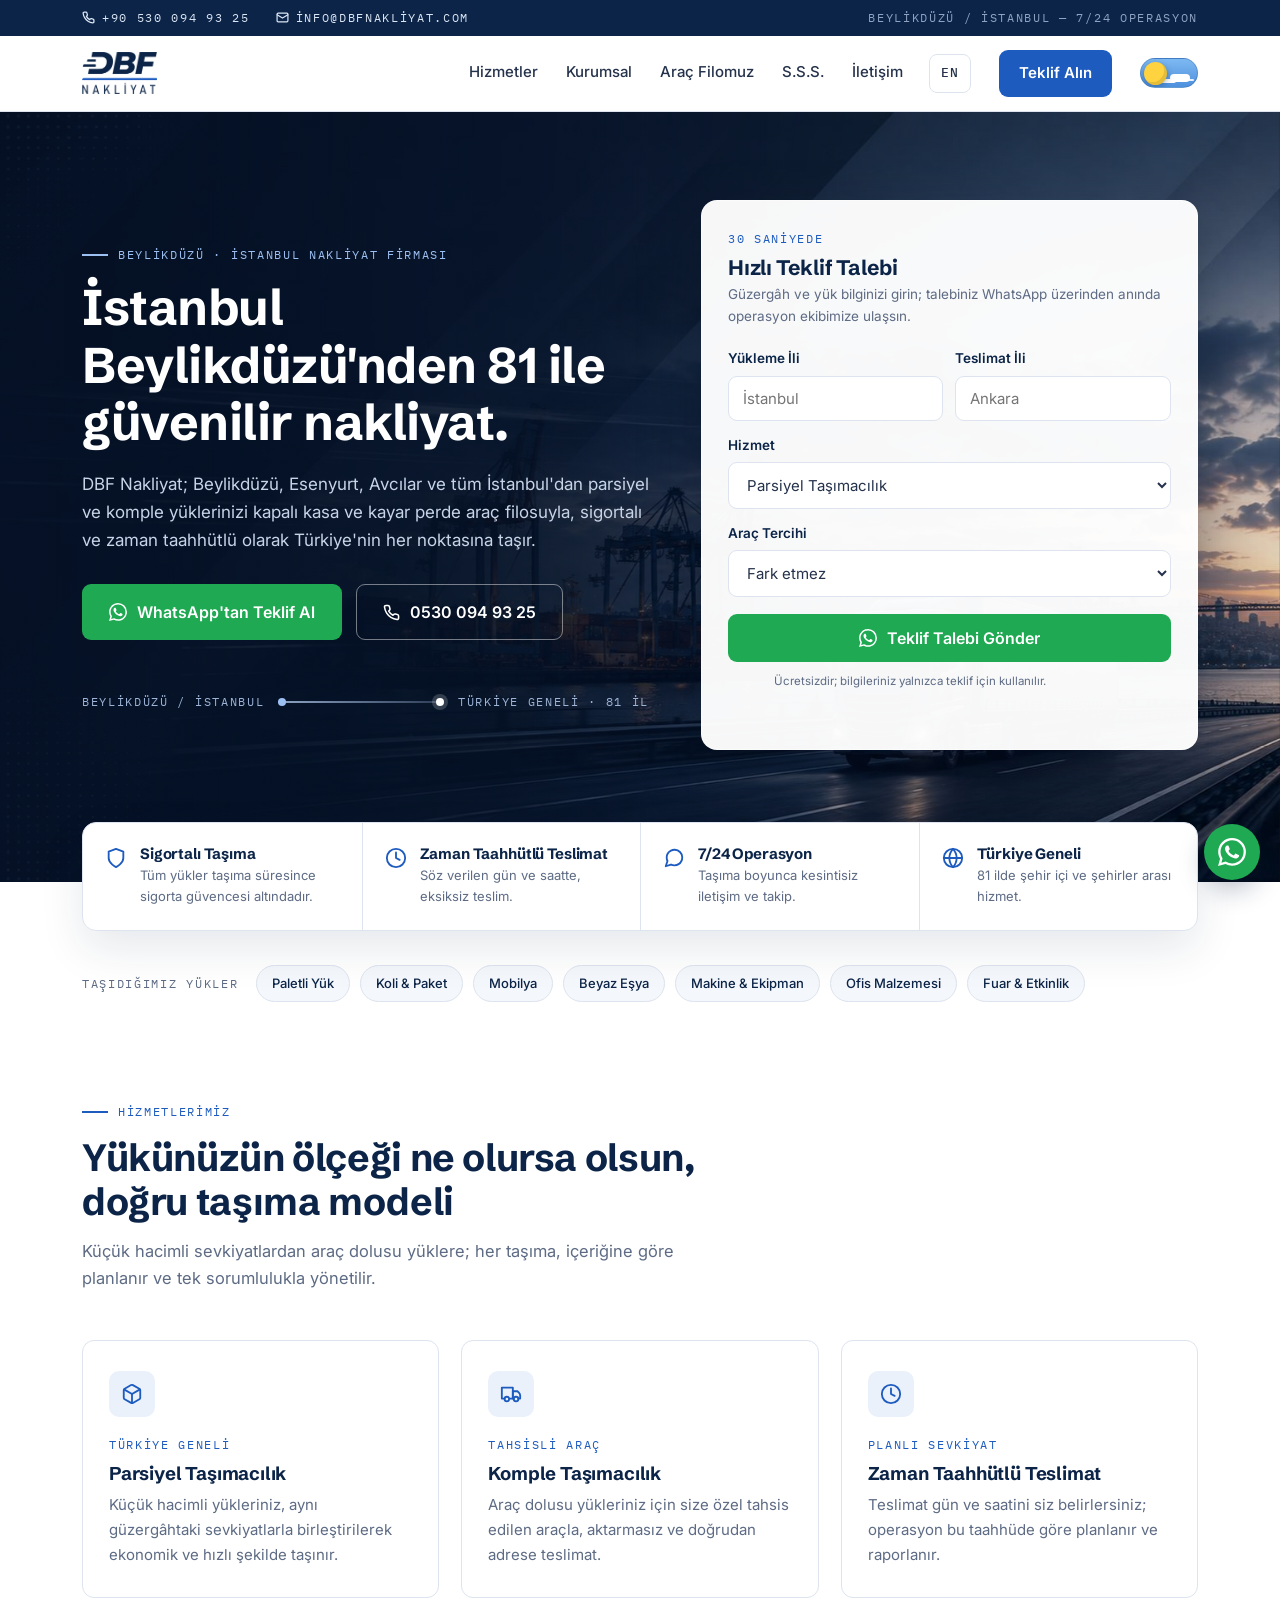
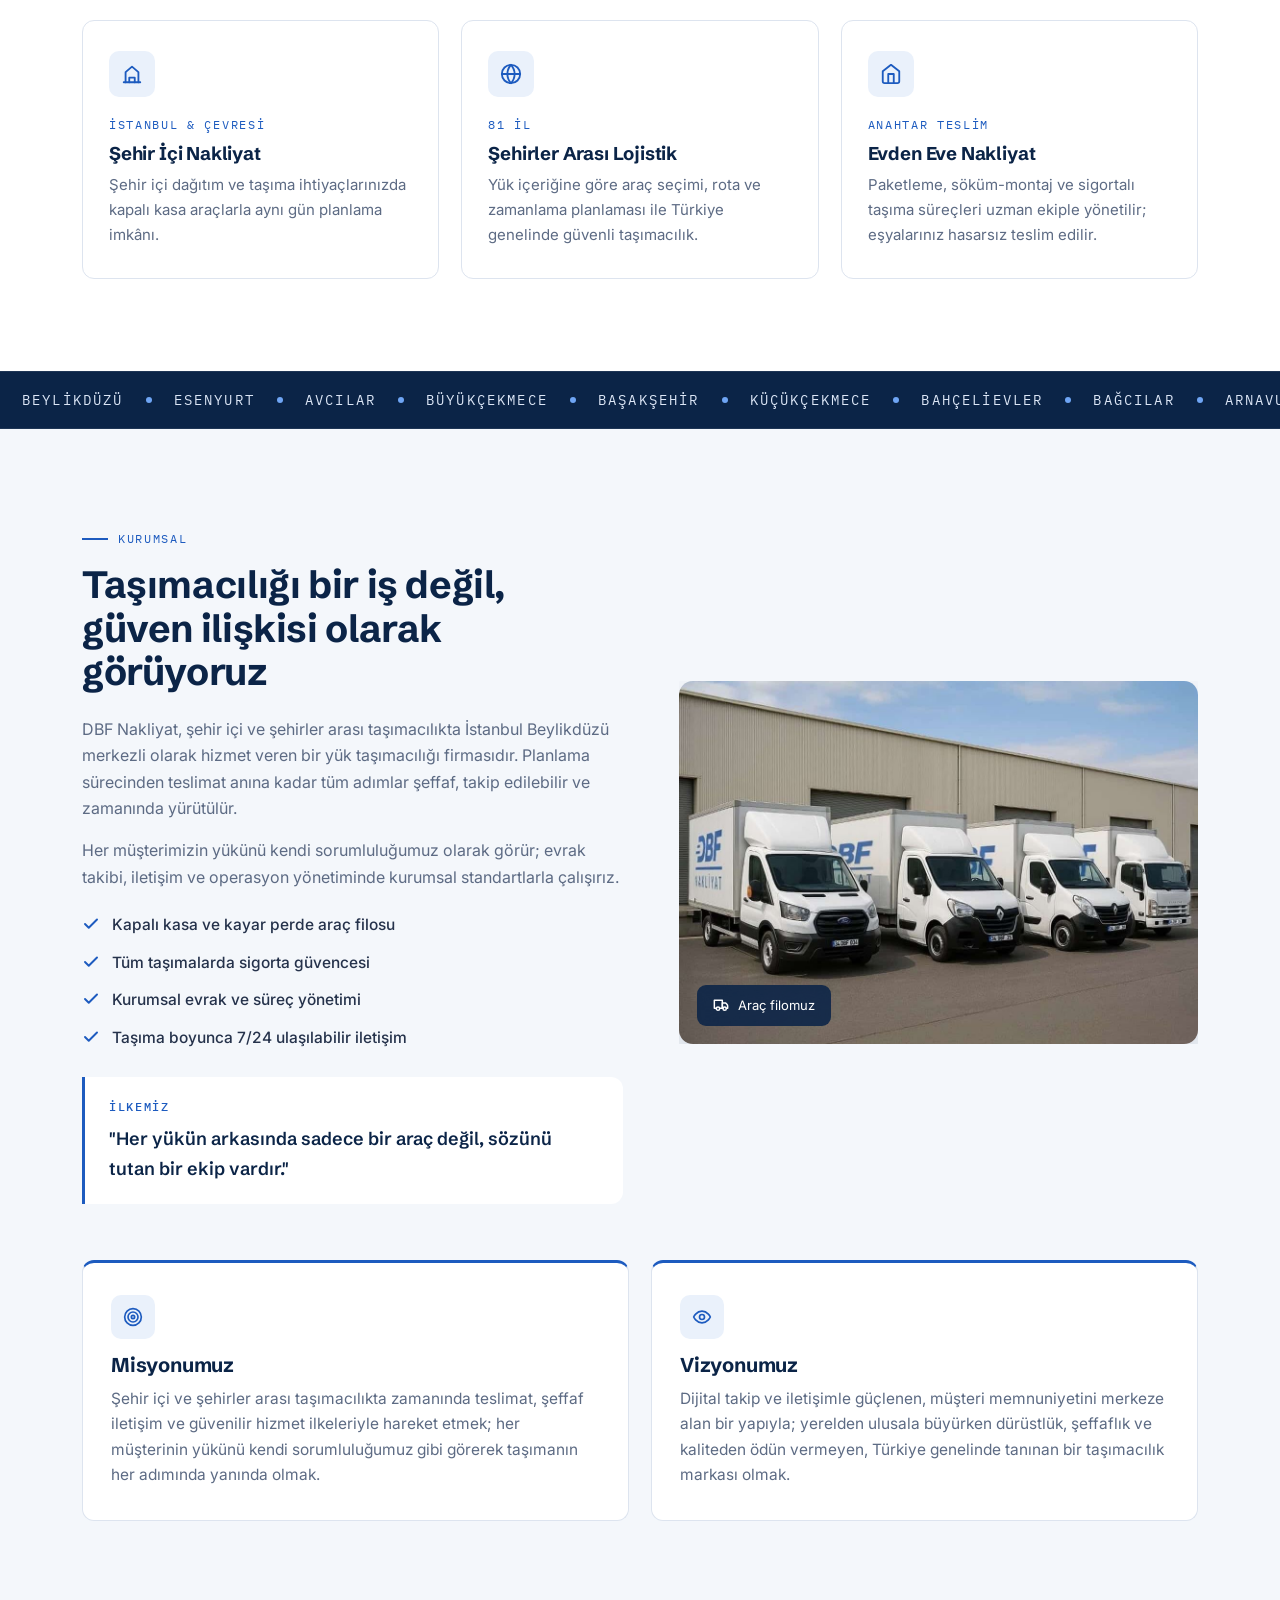
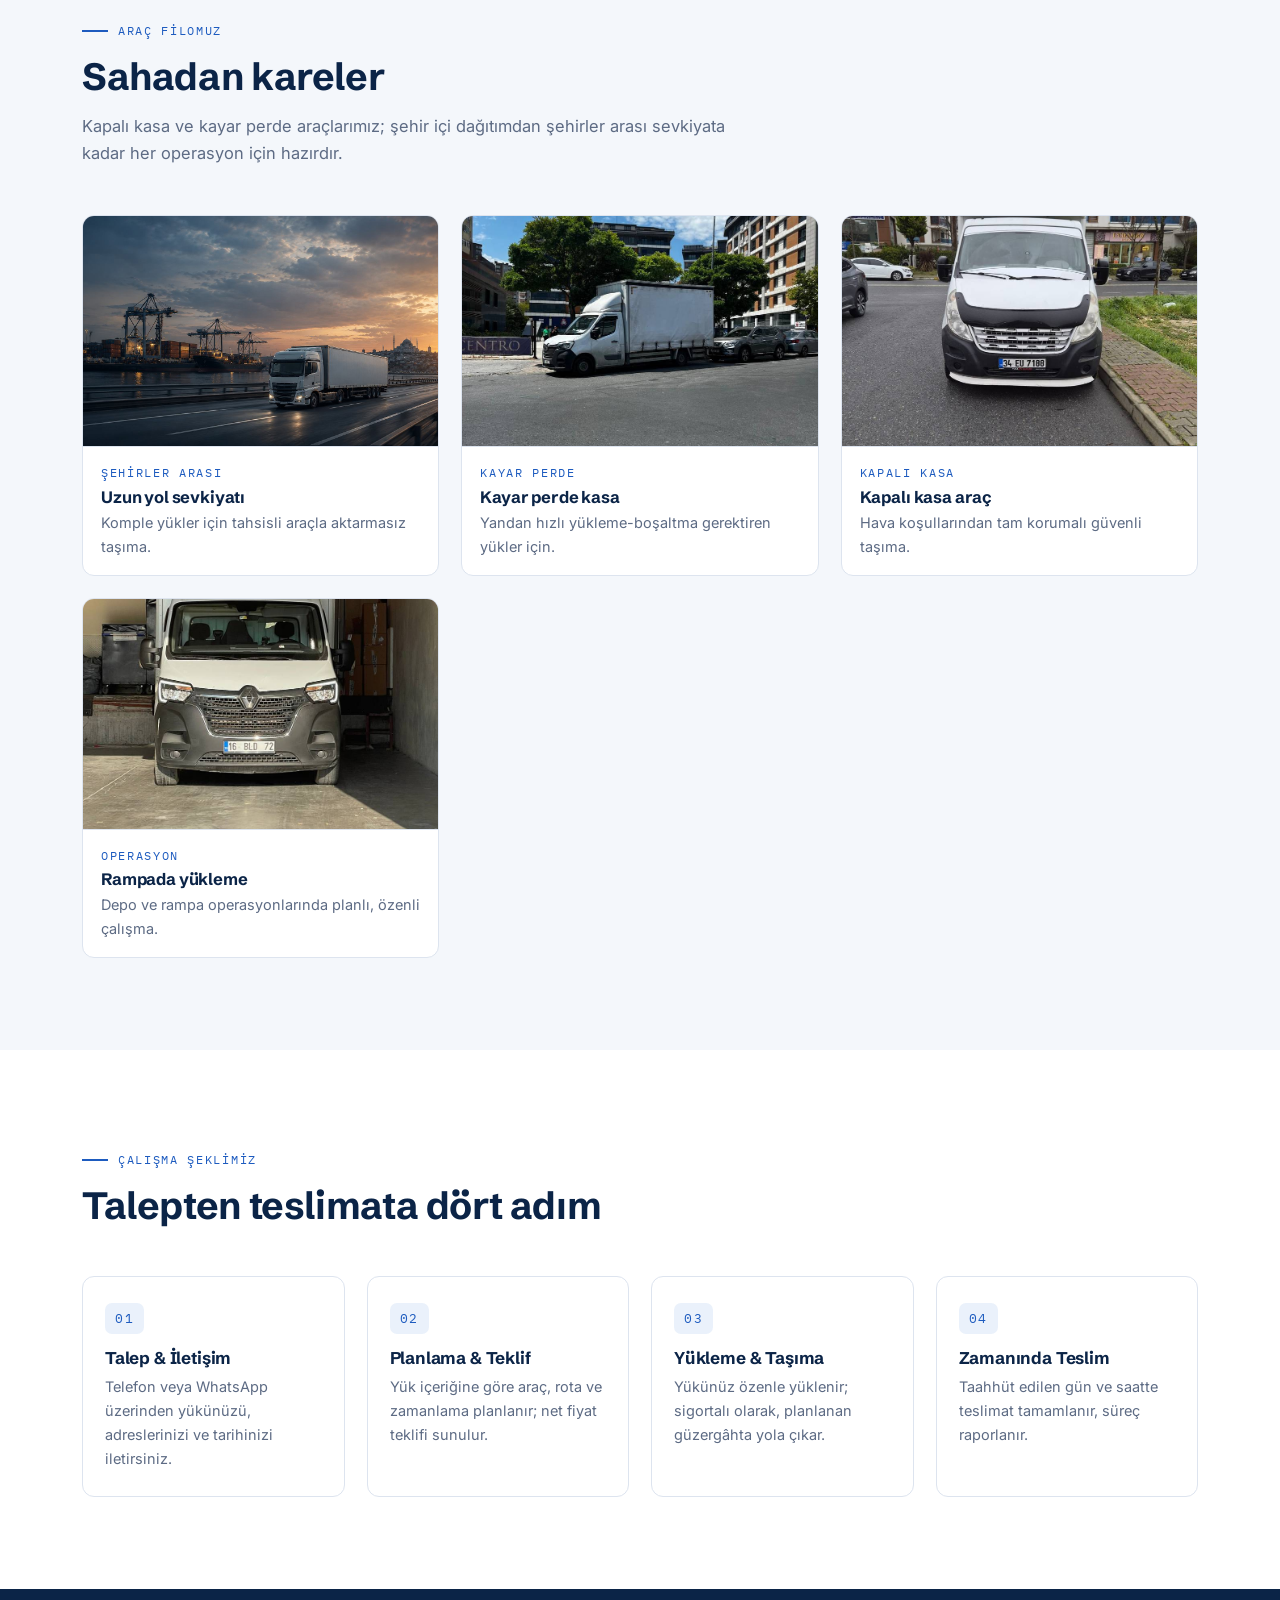
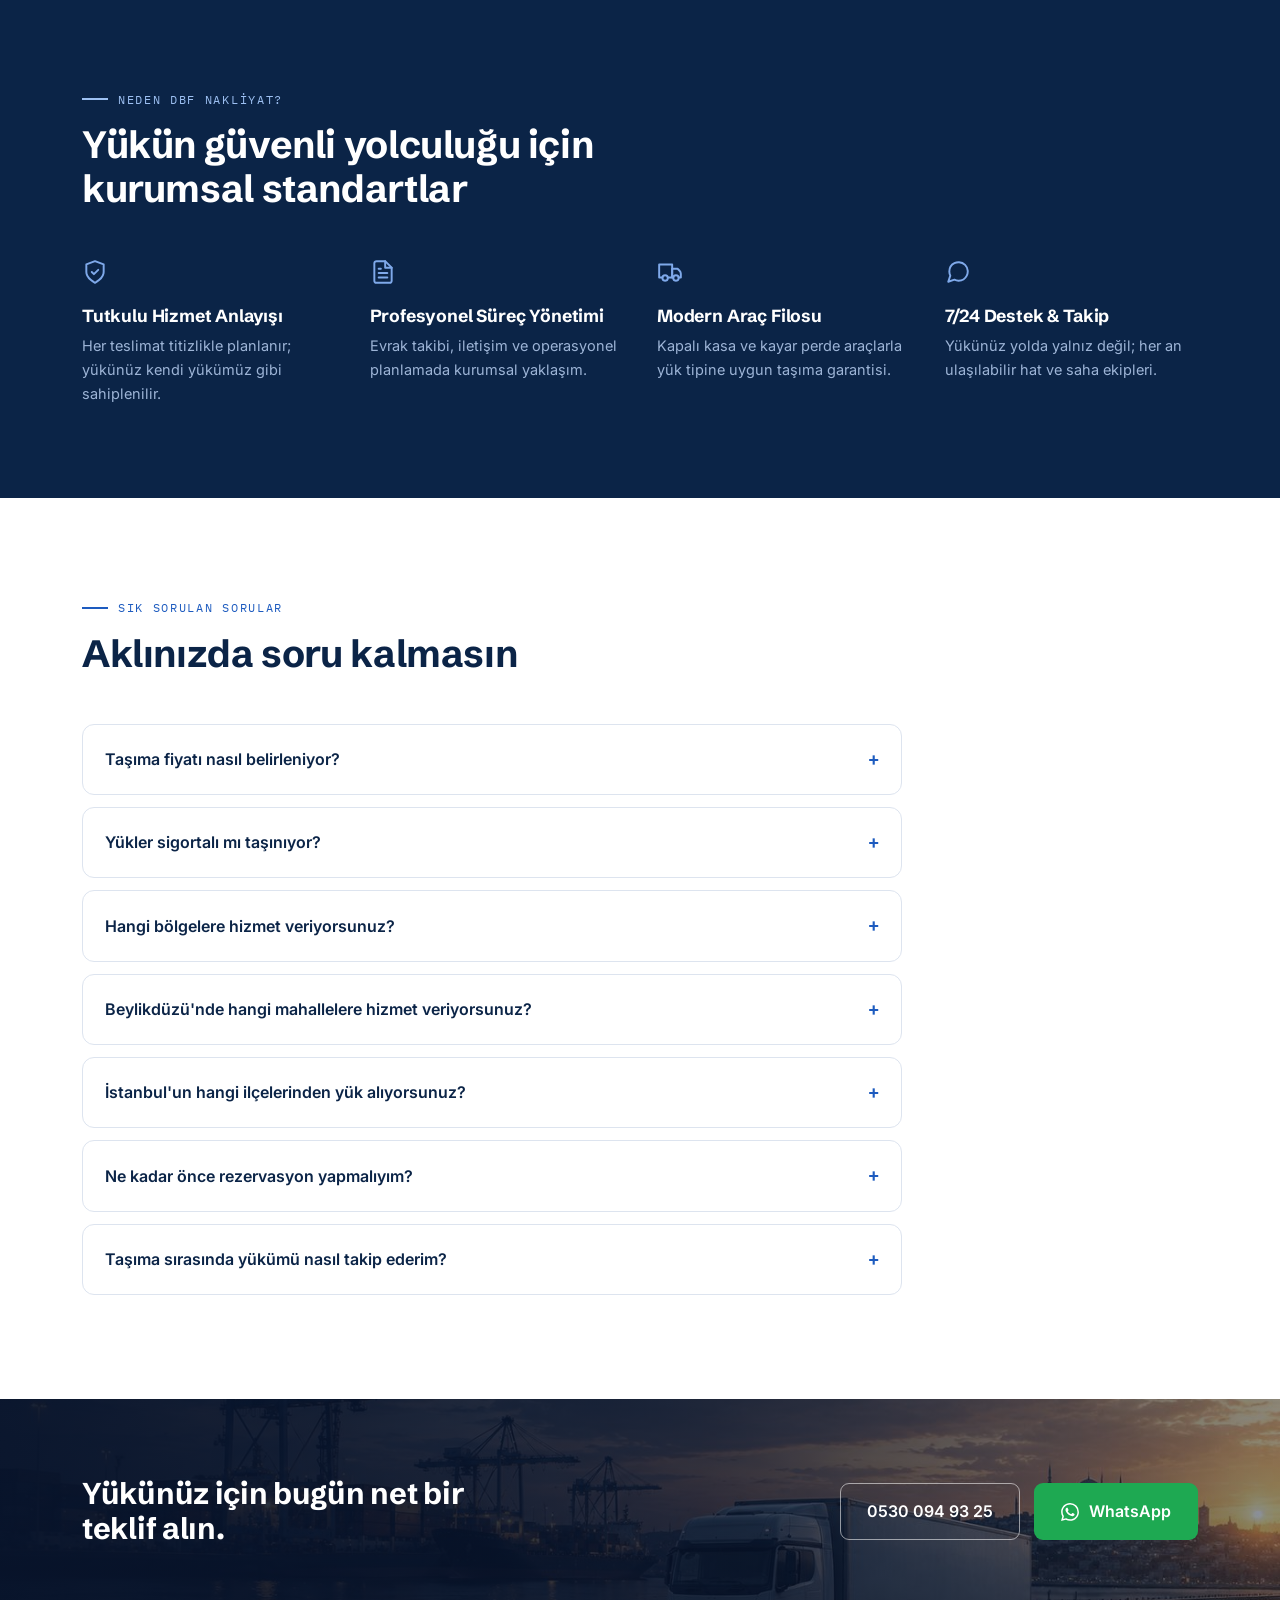
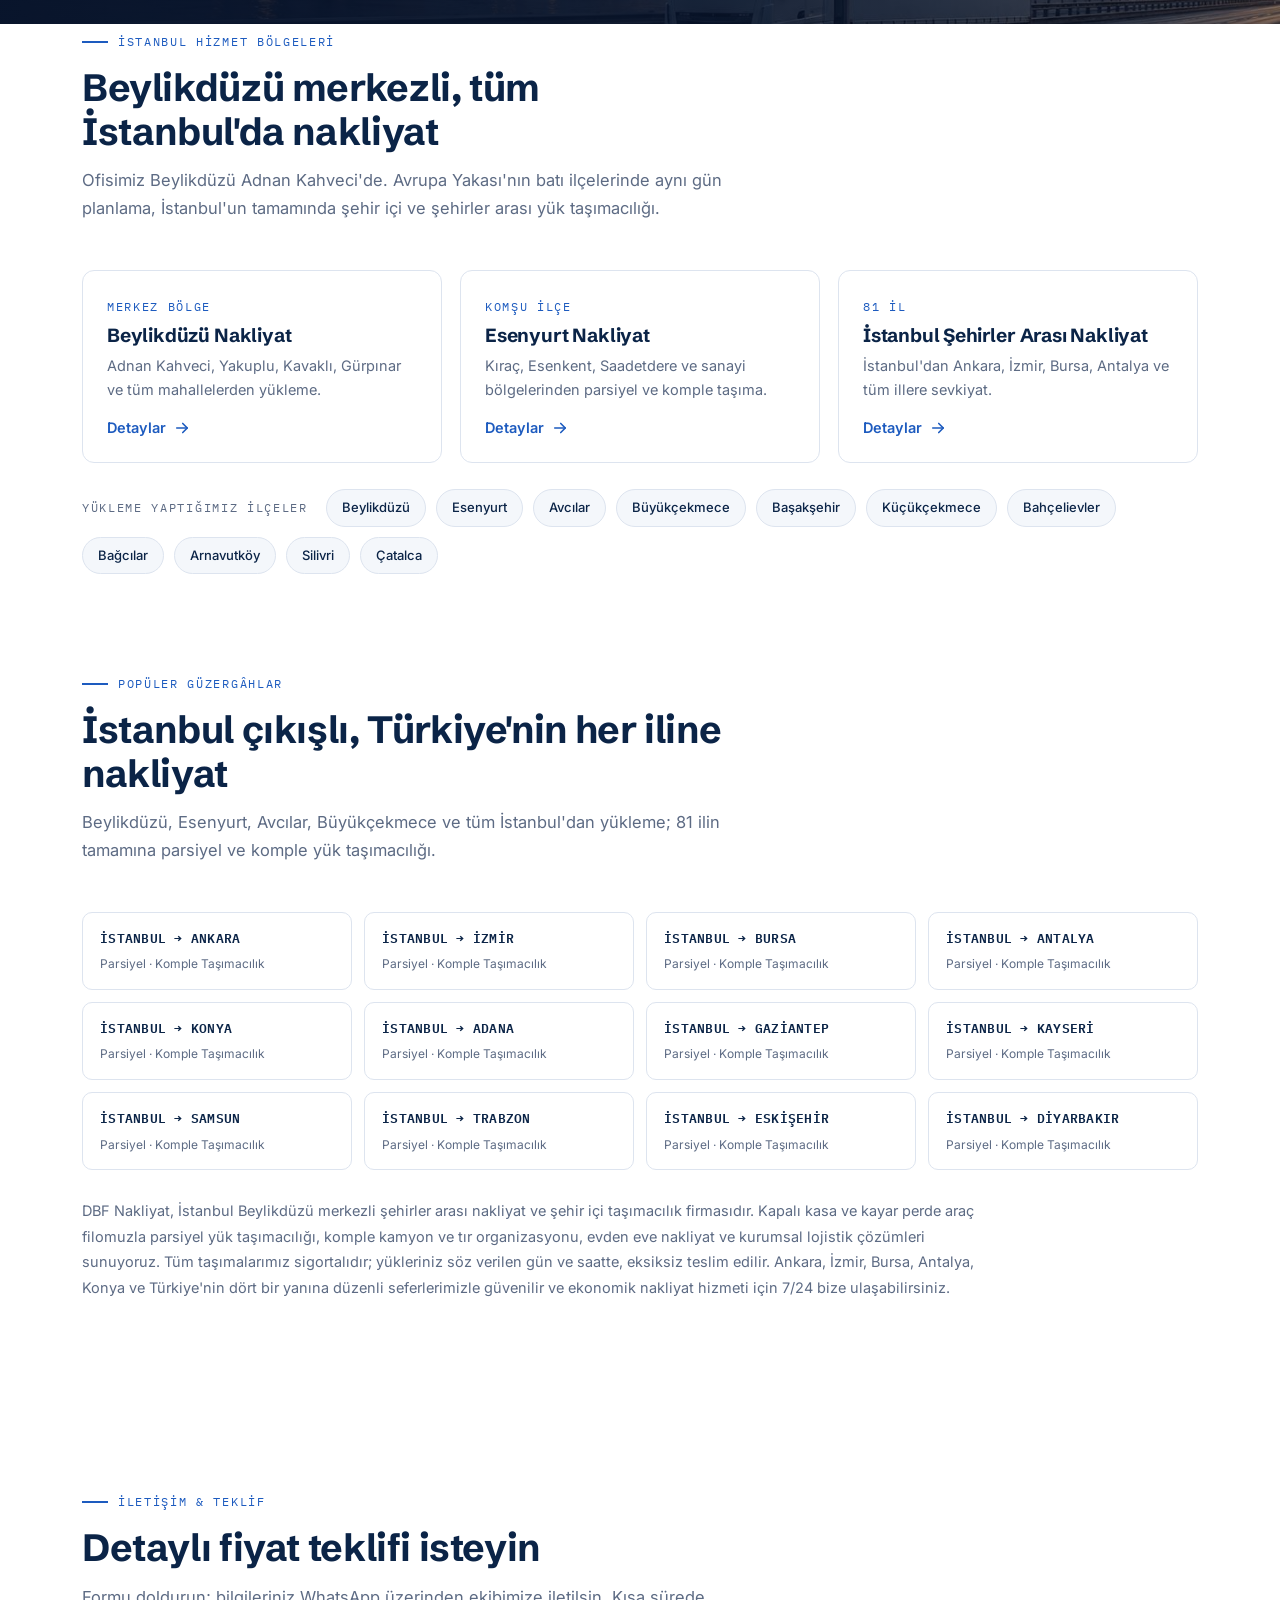
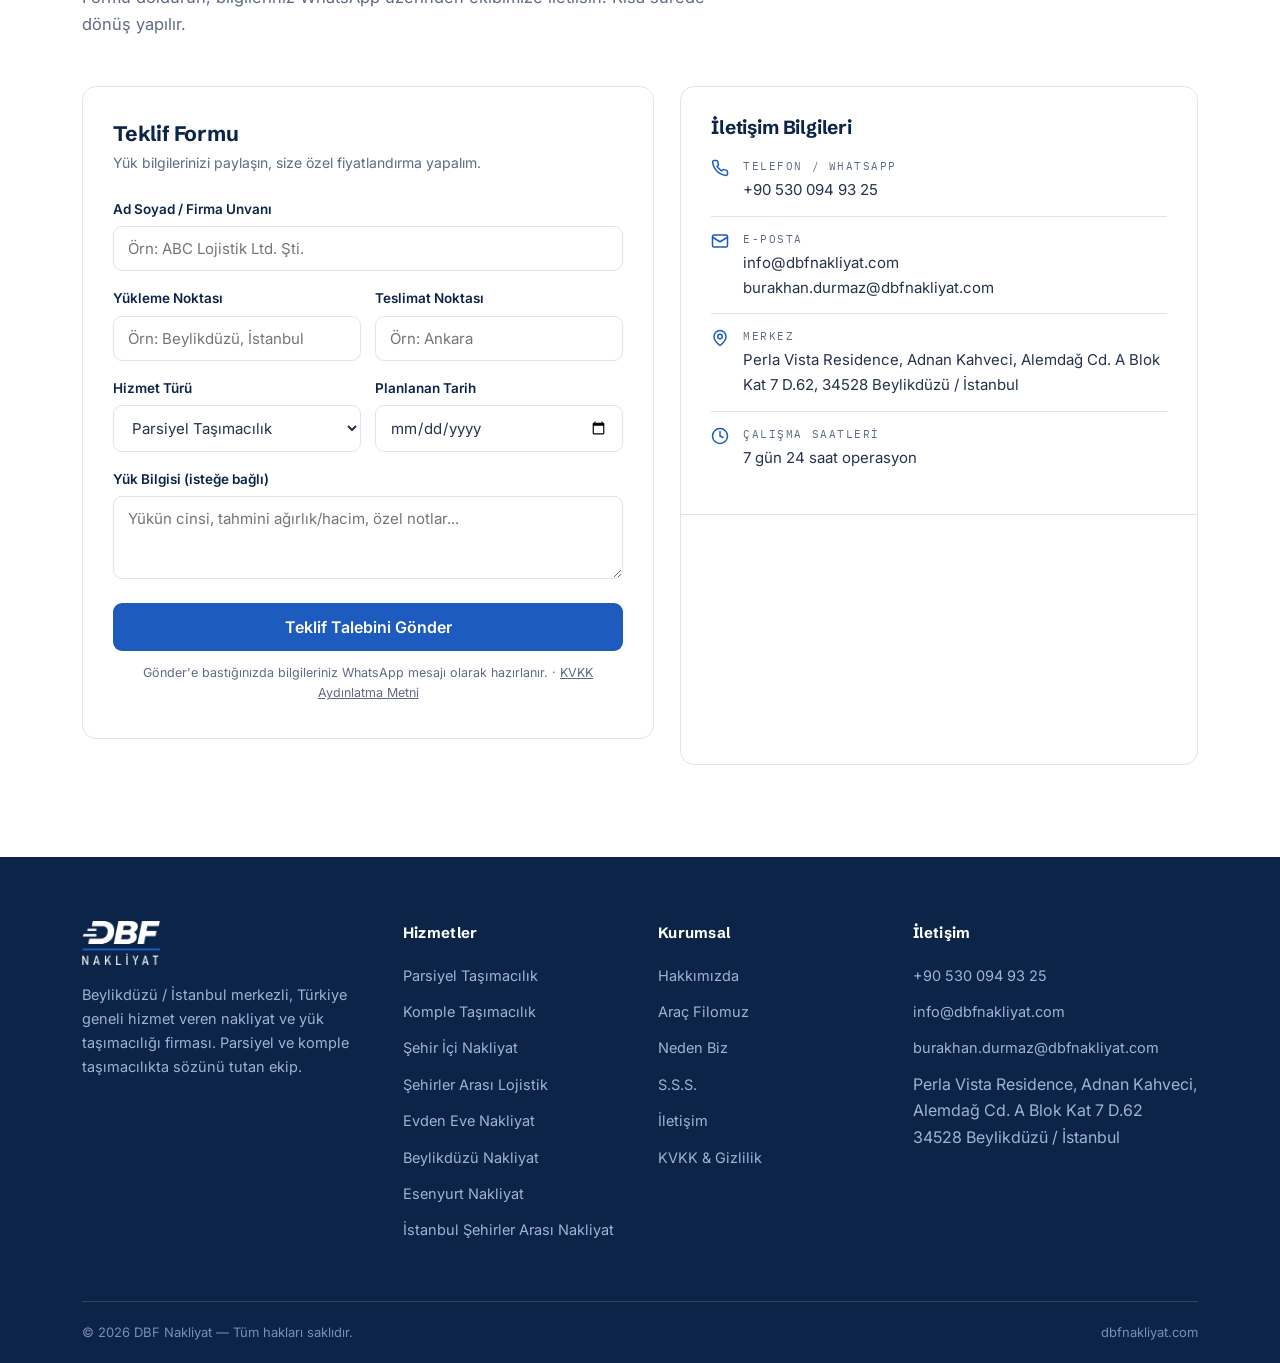
<file: index.html>
<!DOCTYPE html>
<html lang="tr">
<head>
<meta charset="UTF-8">
<meta name="viewport" content="width=device-width, initial-scale=1.0">

<!-- ✏️ DÜZENLE: Site başlığı ve açıklaması (Google'da görünen metinler) -->
<title>Beylikdüzü Nakliyat | İstanbul Yük Taşımacılığı | DBF Nakliyat</title>
<meta name="description" content="Beylikdüzü nakliyat firması DBF Nakliyat: tüm İstanbul'dan 81 ile parsiyel ve komple yük taşımacılığı. Sigortalı, zaman taahhütlü teslimat. 7/24: 0530 094 93 25">

<link rel="canonical" href="https://dbfnakliyat.com/">
<meta name="robots" content="index, follow">
<meta name="keywords" content="beylikdüzü nakliyat, beylikdüzü nakliye, istanbul nakliyat, esenyurt nakliyat, avcılar nakliyat, büyükçekmece nakliyat, istanbul şehirler arası nakliyat, parsiyel taşımacılık istanbul, komple taşımacılık, şehir içi nakliyat, DBF Nakliyat">
<meta name="author" content="DBF Nakliyat">
<meta name="geo.region" content="TR-34">
<meta name="geo.placename" content="Beylikdüzü, İstanbul">
<meta name="geo.position" content="41.0157;28.6268">
<meta name="ICBM" content="41.0157, 28.6268">
<meta property="og:type" content="website">
<meta property="og:title" content="Beylikdüzü Nakliyat | DBF Nakliyat — İstanbul'dan 81 İle Taşımacılık">
<meta property="og:description" content="Beylikdüzü ve tüm İstanbul'dan Türkiye geneline parsiyel ve komple yük taşımacılığı. Sigortalı, zamanında teslimat. 7/24: 0530 094 93 25">
<meta property="og:url" content="https://dbfnakliyat.com/">
<meta property="og:image" content="https://dbfnakliyat.com/og-banner.jpg">
<meta property="og:locale" content="tr_TR">
<meta name="twitter:card" content="summary_large_image">
<meta name="twitter:title" content="Beylikdüzü Nakliyat | DBF Nakliyat">
<meta name="twitter:description" content="Beylikdüzü ve tüm İstanbul'dan 81 ile parsiyel ve komple taşımacılık. Tel: 0530 094 93 25">
<meta name="twitter:image" content="https://dbfnakliyat.com/og-banner.jpg">

<script type="application/ld+json">
{
  "@context": "https://schema.org",
  "@type": "MovingCompany",
  "@id": "https://dbfnakliyat.com/#firma",
  "name": "DBF Nakliyat",
  "alternateName": "DBF Nakliyat Beylikdüzü",
  "description": "Beylikdüzü İstanbul merkezli nakliyat firması. Şehir içi ve şehirler arası parsiyel ve komple yük taşımacılığı.",
  "url": "https://dbfnakliyat.com",
  "telephone": "+905300949325",
  "email": "info@dbfnakliyat.com",
  "slogan": "Her yükün arkasında sadece bir araç değil, sözünü tutan bir ekip vardır.",
  "image": "https://dbfnakliyat.com/og-banner.jpg",
  "logo": "https://dbfnakliyat.com/logo-lacivert.png",
  "address": {
    "@type": "PostalAddress",
    "streetAddress": "Perla Vista Residence, Adnan Kahveci, Alemdağ Cd. A Blok Kat 7 Daire 62",
    "addressLocality": "Beylikdüzü",
    "addressRegion": "İstanbul",
    "postalCode": "34528",
    "addressCountry": "TR"
  },
  "geo": {
    "@type": "GeoCoordinates",
    "latitude": 41.0157,
    "longitude": 28.6268
  },
  "areaServed": [
    {
      "@type": "AdministrativeArea",
      "name": "Beylikdüzü, İstanbul"
    },
    {
      "@type": "AdministrativeArea",
      "name": "Esenyurt, İstanbul"
    },
    {
      "@type": "AdministrativeArea",
      "name": "Avcılar, İstanbul"
    },
    {
      "@type": "AdministrativeArea",
      "name": "Büyükçekmece, İstanbul"
    },
    {
      "@type": "AdministrativeArea",
      "name": "Başakşehir, İstanbul"
    },
    {
      "@type": "AdministrativeArea",
      "name": "Küçükçekmece, İstanbul"
    },
    {
      "@type": "AdministrativeArea",
      "name": "Bahçelievler, İstanbul"
    },
    {
      "@type": "AdministrativeArea",
      "name": "Bağcılar, İstanbul"
    },
    {
      "@type": "AdministrativeArea",
      "name": "Arnavutköy, İstanbul"
    },
    {
      "@type": "AdministrativeArea",
      "name": "Silivri, İstanbul"
    },
    {
      "@type": "AdministrativeArea",
      "name": "Çatalca, İstanbul"
    },
    {
      "@type": "City",
      "name": "İstanbul"
    },
    {
      "@type": "Country",
      "name": "Türkiye"
    }
  ],
  "openingHoursSpecification": {
    "@type": "OpeningHoursSpecification",
    "dayOfWeek": [
      "Monday",
      "Tuesday",
      "Wednesday",
      "Thursday",
      "Friday",
      "Saturday",
      "Sunday"
    ],
    "opens": "00:00",
    "closes": "23:59"
  },
  "contactPoint": {
    "@type": "ContactPoint",
    "telephone": "+905300949325",
    "contactType": "customer service",
    "areaServed": "TR",
    "availableLanguage": [
      "Turkish",
      "English"
    ]
  },
  "hasOfferCatalog": {
    "@type": "OfferCatalog",
    "name": "Nakliyat Hizmetleri",
    "itemListElement": [
      {
        "@type": "Offer",
        "itemOffered": {
          "@type": "Service",
          "name": "Parsiyel Taşımacılık"
        }
      },
      {
        "@type": "Offer",
        "itemOffered": {
          "@type": "Service",
          "name": "Komple Taşımacılık"
        }
      },
      {
        "@type": "Offer",
        "itemOffered": {
          "@type": "Service",
          "name": "Şehir İçi Nakliyat"
        }
      },
      {
        "@type": "Offer",
        "itemOffered": {
          "@type": "Service",
          "name": "Şehirler Arası Nakliyat"
        }
      },
      {
        "@type": "Offer",
        "itemOffered": {
          "@type": "Service",
          "name": "Evden Eve Nakliyat"
        }
      }
    ]
  },
  "priceRange": "₺₺"
}
</script>
<script type="application/ld+json">
{
  "@context": "https://schema.org",
  "@type": "FAQPage",
  "mainEntity": [
    {
      "@type": "Question",
      "name": "Taşıma fiyatı nasıl belirleniyor?",
      "acceptedAnswer": {
        "@type": "Answer",
        "text": "Fiyat; yükün hacmi ve ağırlığı, güzergâh, araç tipi ve tarih bilgisine göre belirlenir. Bilgilerinizi ilettikten sonra size net bir teklif sunulur; teklif sonrası sürpriz ücret çıkmaz."
      }
    },
    {
      "@type": "Question",
      "name": "Yükler sigortalı mı taşınıyor?",
      "acceptedAnswer": {
        "@type": "Answer",
        "text": "Evet. Tüm taşımalar, taşıma süresi boyunca sigorta güvencesi altındadır."
      }
    },
    {
      "@type": "Question",
      "name": "Hangi bölgelere hizmet veriyorsunuz?",
      "acceptedAnswer": {
        "@type": "Answer",
        "text": "İstanbul merkezli olarak şehir içi taşımacılık ve 81 ile şehirler arası taşımacılık hizmeti veriyoruz."
      }
    },
    {
      "@type": "Question",
      "name": "Ne kadar önce rezervasyon yapmalıyım?",
      "acceptedAnswer": {
        "@type": "Answer",
        "text": "Planlı sevkiyatlar için birkaç gün önceden haber verilmesi araç ve rota planlaması açısından idealdir; ancak uygunluk durumuna göre aynı gün taşıma da organize edilebilir."
      }
    },
    {
      "@type": "Question",
      "name": "Taşıma sırasında yükümü nasıl takip ederim?",
      "acceptedAnswer": {
        "@type": "Answer",
        "text": "Taşıma boyunca 7/24 ulaşılabilir hattımızdan ve WhatsApp üzerinden operasyon ekibimizle doğrudan iletişim kurabilir, yükünüzün durumunu anlık öğrenebilirsiniz."
      }
    },
    {
      "@type": "Question",
      "name": "Beylikdüzü'nde hangi mahallelere hizmet veriyorsunuz?",
      "acceptedAnswer": {
        "@type": "Answer",
        "text": "Merkezimiz Beylikdüzü Adnan Kahveci Mahallesi'ndedir. Adnan Kahveci, Barış, Büyükşehir, Cumhuriyet, Dereağzı, Gürpınar, Kavaklı, Marmara, Sahil ve Yakuplu dahil Beylikdüzü'nün tüm mahallelerinden yükleme yapıyoruz."
      }
    },
    {
      "@type": "Question",
      "name": "İstanbul'un hangi ilçelerinden yük alıyorsunuz?",
      "acceptedAnswer": {
        "@type": "Answer",
        "text": "Beylikdüzü, Esenyurt, Avcılar, Büyükçekmece, Başakşehir, Küçükçekmece ve Arnavutköy başta olmak üzere İstanbul'un tüm ilçelerinden yükleme yapıyor; şehir içi ve 81 ile şehirler arası teslimat sağlıyoruz."
      }
    }
  ]
}
</script>

<link rel="alternate" hreflang="tr" href="https://dbfnakliyat.com/">
<link rel="alternate" hreflang="en" href="https://dbfnakliyat.com/en.html">
<link rel="manifest" href="manifest.json">
<meta name="theme-color" content="#0B2447">
<link rel="apple-touch-icon" href="icon-192.png">
<link rel="icon" type="image/png" href="favicon.png">
<link rel="preconnect" href="https://fonts.googleapis.com">
<link rel="preconnect" href="https://fonts.gstatic.com" crossorigin>
<link href="https://fonts.googleapis.com/css2?family=Schibsted+Grotesk:wght@500;600;700&family=Inter:wght@400;500;600&family=IBM+Plex+Mono:wght@500&display=swap" rel="stylesheet">
<link rel="preload" as="image" href="hero.jpg">
<link rel="stylesheet" href="style.css?v=41">
<script type="application/ld+json">
{
  "@context": "https://schema.org",
  "@type": "WebSite",
  "name": "DBF Nakliyat",
  "url": "https://dbfnakliyat.com",
  "inLanguage": "tr"
}
</script>
</head>
<body>
<div class="ilerleme" id="ilerleme" aria-hidden="true"></div>

<!-- ✏️ DÜZENLE: Üst çubuktaki telefon ve e-posta -->
<div class="topbar">
  <div class="in mono">
    <a href="tel:+905300949325">
      <svg width="13" height="13" viewBox="0 0 24 24" fill="none" stroke="currentColor" stroke-width="2.4" stroke-linecap="round" stroke-linejoin="round"><path d="M22 16.92v3a2 2 0 0 1-2.18 2 19.79 19.79 0 0 1-8.63-3.07 19.5 19.5 0 0 1-6-6 19.79 19.79 0 0 1-3.07-8.67A2 2 0 0 1 4.11 2h3a2 2 0 0 1 2 1.72c.13.96.36 1.9.7 2.81a2 2 0 0 1-.45 2.11L8.09 9.91a16 16 0 0 0 6 6l1.27-1.27a2 2 0 0 1 2.11-.45c.91.34 1.85.57 2.81.7A2 2 0 0 1 22 16.92z"/></svg>
      +90 530 094 93 25
    </a>
    <a href="mailto:info@dbfnakliyat.com">
      <svg width="13" height="13" viewBox="0 0 24 24" fill="none" stroke="currentColor" stroke-width="2.2" stroke-linecap="round" stroke-linejoin="round"><rect x="2" y="4" width="20" height="16" rx="2"/><path d="m22 7-10 6L2 7"/></svg>
      info@dbfnakliyat.com
    </a>
    <span class="sag">Beylikdüzü / İstanbul — 7/24 Operasyon</span>
  </div>
</div>

<header>
  <div class="nav">
    <a class="logo" href="#top" aria-label="DBF Nakliyat ana sayfa">
      <img class="l-acik" src="logo-lacivert.png" alt="DBF Nakliyat">
      <img class="l-koyu" src="logo-beyaz.png" alt="DBF Nakliyat">
    </a>
    <nav class="menu" aria-label="Ana menü">
      <a href="#hizmetler">Hizmetler</a>
      <a href="#kurumsal">Kurumsal</a>
      <a href="#filo">Araç Filomuz</a>
      <a href="#sss">S.S.S.</a>
      <a href="#iletisim">İletişim</a>
      <a class="dil" href="en.html" hreflang="en">EN</a>
    </nav>
    <a class="cta" href="#iletisim">Teklif Alın</a>
    <a class="dil-rozet" href="en.html" hreflang="en" aria-label="Switch to English">EN</a>
    <button class="tema-anahtar" type="button" role="switch" aria-checked="false" onclick="temaDegistir()" aria-label="Karanlık modu aç/kapat">
      <span class="top"></span>
    </button>
    <button class="burger" aria-label="Menüyü aç" onclick="menuAc()">
      <span></span><span></span><span></span>
    </button>
  </div>
  <nav class="mobilmenu" id="mobilmenu" aria-label="Mobil menü">
    <a href="#hizmetler" onclick="menuKapat()">Hizmetler</a>
    <a href="#kurumsal" onclick="menuKapat()">Kurumsal</a>
    <a href="#filo" onclick="menuKapat()">Araç Filomuz</a>
    <a href="#sss" onclick="menuKapat()">Sık Sorulan Sorular</a>
    <a href="#iletisim" onclick="menuKapat()">İletişim &amp; Teklif</a>
    <a href="en.html">🇬🇧 English</a>
  </nav>
</header>

<main id="top">

  <!-- HERO -->
  <div class="hero">
    <div class="bg" role="img" aria-label="Liman ve köprü manzarasında yolda ilerleyen tır"></div>
    <div class="ort"></div>
    <div class="wrap">
      <div>
        <span class="mono eyebrow">Beylikdüzü · İstanbul Nakliyat Firması</span>
        <!-- ✏️ DÜZENLE: Ana başlık ve tanıtım metni -->
        <h1>İstanbul Beylikdüzü'nden 81 ile güvenilir nakliyat.</h1>
        <p>DBF Nakliyat; Beylikdüzü, Esenyurt, Avcılar ve tüm İstanbul'dan parsiyel ve komple yüklerinizi kapalı kasa ve kayar perde araç filosuyla, sigortalı ve zaman taahhütlü olarak Türkiye'nin her noktasına taşır.</p>
        <div class="btns">
          <a class="btn btn-wa" href="https://wa.me/905300949325?text=Merhaba%2C%20nakliyat%20i%C3%A7in%20fiyat%20teklifi%20almak%20istiyorum." target="_blank" rel="noopener">
            <svg width="18" height="18" viewBox="0 0 24 24" fill="currentColor"><path d="M17.472 14.382c-.297-.149-1.758-.867-2.03-.967-.273-.099-.471-.148-.67.15-.197.297-.767.966-.94 1.164-.173.199-.347.223-.644.075-.297-.15-1.255-.463-2.39-1.475-.883-.788-1.48-1.761-1.653-2.059-.173-.297-.018-.458.13-.606.134-.133.298-.347.446-.52.149-.174.198-.298.298-.497.099-.198.05-.371-.025-.52-.075-.149-.669-1.612-.916-2.207-.242-.579-.487-.5-.669-.51-.173-.008-.371-.01-.57-.01-.198 0-.52.074-.792.372-.272.297-1.04 1.016-1.04 2.479 0 1.462 1.065 2.875 1.213 3.074.149.198 2.096 3.2 5.077 4.487.709.306 1.262.489 1.694.625.712.227 1.36.195 1.871.118.571-.085 1.758-.719 2.006-1.413.248-.694.248-1.289.173-1.413-.074-.124-.272-.198-.57-.347m-5.421 7.403h-.004a9.87 9.87 0 0 1-5.031-1.378l-.361-.214-3.741.982.998-3.648-.235-.374a9.86 9.86 0 0 1-1.51-5.26c.001-5.45 4.436-9.884 9.888-9.884 2.64 0 5.122 1.03 6.988 2.898a9.825 9.825 0 0 1 2.893 6.994c-.003 5.45-4.437 9.884-9.885 9.884m8.413-18.297A11.815 11.815 0 0 0 12.05 0C5.495 0 .16 5.335.157 11.892c0 2.096.547 4.142 1.588 5.945L.057 24l6.305-1.654a11.882 11.882 0 0 0 5.683 1.448h.005c6.554 0 11.89-5.335 11.893-11.893a11.821 11.821 0 0 0-3.48-8.413Z"/></svg>
            WhatsApp'tan Teklif Al
          </a>
          <a class="btn btn-cerceve" href="tel:+905300949325">
            <svg width="17" height="17" viewBox="0 0 24 24" fill="none" stroke="currentColor" stroke-width="2.2" stroke-linecap="round" stroke-linejoin="round"><path d="M22 16.92v3a2 2 0 0 1-2.18 2 19.79 19.79 0 0 1-8.63-3.07 19.5 19.5 0 0 1-6-6 19.79 19.79 0 0 1-3.07-8.67A2 2 0 0 1 4.11 2h3a2 2 0 0 1 2 1.72c.13.96.36 1.9.7 2.81a2 2 0 0 1-.45 2.11L8.09 9.91a16 16 0 0 0 6 6l1.27-1.27a2 2 0 0 1 2.11-.45c.91.34 1.85.57 2.81.7A2 2 0 0 1 22 16.92z"/></svg>
            0530 094 93 25
          </a>
        </div>
        <div class="rota" aria-hidden="true">
          <span class="mono">Beylikdüzü / İstanbul</span>
          <div class="hat"><span class="tir"><svg width="22" height="22" viewBox="0 0 24 24" fill="none" stroke="currentColor" stroke-width="2" stroke-linecap="round" stroke-linejoin="round"><path d="M10 17h4V5H2v12h3"/><path d="M20 17h2v-3.34a4 4 0 0 0-1.17-2.83L19 9h-5v8h1"/><circle cx="7.5" cy="17.5" r="2.5"/><circle cx="17.5" cy="17.5" r="2.5"/></svg></span></div>
          <span class="mono">Türkiye Geneli · 81 İl</span>
        </div>
      </div>

      <!-- Hızlı teklif kartı -->
      <div class="teklif-kart">
        <span class="mono">30 Saniyede</span>
        <h2>Hızlı Teklif Talebi</h2>
        <p class="aciklama">Güzergâh ve yük bilginizi girin; talebiniz WhatsApp üzerinden anında operasyon ekibimize ulaşsın.</p>
        <div class="iki">
          <div class="alan">
            <label for="h-nereden">Yükleme İli</label>
            <input id="h-nereden" type="text" placeholder="İstanbul" list="iller">
          </div>
          <div class="alan">
            <label for="h-nereye">Teslimat İli</label>
            <input id="h-nereye" type="text" placeholder="Ankara" list="iller">
          </div>
        </div>
        <div class="mesafe" id="mesafe" hidden>
          <svg width="16" height="16" viewBox="0 0 24 24" fill="none" stroke="currentColor" stroke-width="2.2" stroke-linecap="round" stroke-linejoin="round"><circle cx="6" cy="19" r="2"/><circle cx="18" cy="5" r="2"/><path d="M6 17V9a4 4 0 0 1 4-4h1"/><path d="M18 7v8a4 4 0 0 1-4 4h-1"/></svg>
          <span id="mesafe-yazi"></span>
        </div>
        <datalist id="iller"></datalist>
        <div class="alan">
          <label for="h-hizmet">Hizmet</label>
          <select id="h-hizmet">
            <option>Parsiyel Taşımacılık</option>
            <option>Komple Taşımacılık</option>
            <option>Şehir İçi Nakliyat</option>
            <option>Evden Eve Nakliyat</option>
          </select>
        </div>
        <div class="alan">
          <label for="h-arac">Araç Tercihi</label>
          <select id="h-arac">
            <option>Fark etmez</option>
            <option>Kapalı Kasa</option>
            <option>Kayar Perde</option>
            <option>Tır / Büyük Araç</option>
          </select>
        </div>
        <button class="btn btn-wa" type="button" onclick="hizliTeklif()">
          <svg width="18" height="18" viewBox="0 0 24 24" fill="currentColor"><path d="M17.472 14.382c-.297-.149-1.758-.867-2.03-.967-.273-.099-.471-.148-.67.15-.197.297-.767.966-.94 1.164-.173.199-.347.223-.644.075-.297-.15-1.255-.463-2.39-1.475-.883-.788-1.48-1.761-1.653-2.059-.173-.297-.018-.458.13-.606.134-.133.298-.347.446-.52.149-.174.198-.298.298-.497.099-.198.05-.371-.025-.52-.075-.149-.669-1.612-.916-2.207-.242-.579-.487-.5-.669-.51-.173-.008-.371-.01-.57-.01-.198 0-.52.074-.792.372-.272.297-1.04 1.016-1.04 2.479 0 1.462 1.065 2.875 1.213 3.074.149.198 2.096 3.2 5.077 4.487.709.306 1.262.489 1.694.625.712.227 1.36.195 1.871.118.571-.085 1.758-.719 2.006-1.413.248-.694.248-1.289.173-1.413-.074-.124-.272-.198-.57-.347m-5.421 7.403h-.004a9.87 9.87 0 0 1-5.031-1.378l-.361-.214-3.741.982.998-3.648-.235-.374a9.86 9.86 0 0 1-1.51-5.26c.001-5.45 4.436-9.884 9.888-9.884 2.64 0 5.122 1.03 6.988 2.898a9.825 9.825 0 0 1 2.893 6.994c-.003 5.45-4.437 9.884-9.885 9.884m8.413-18.297A11.815 11.815 0 0 0 12.05 0C5.495 0 .16 5.335.157 11.892c0 2.096.547 4.142 1.588 5.945L.057 24l6.305-1.654a11.882 11.882 0 0 0 5.683 1.448h.005c6.554 0 11.89-5.335 11.893-11.893a11.821 11.821 0 0 0-3.48-8.413Z"/></svg>
          Teklif Talebi Gönder
        </button>
        <p class="ufak">Ücretsizdir; bilgileriniz yalnızca teklif için kullanılır.</p>
      </div>
    </div>
  </div>

  <!-- GÜVEN ŞERİDİ -->
  <div class="guven">
    <div class="kart">
      <div class="oge">
        <svg width="22" height="22" viewBox="0 0 24 24" fill="none" stroke="currentColor" stroke-width="2" stroke-linecap="round" stroke-linejoin="round"><path d="M12 22s8-4 8-10V5l-8-3-8 3v7c0 6 8 10 8 10z"/></svg>
        <div><h3>Sigortalı Taşıma</h3><p>Tüm yükler taşıma süresince sigorta güvencesi altındadır.</p></div>
      </div>
      <div class="oge">
        <svg width="22" height="22" viewBox="0 0 24 24" fill="none" stroke="currentColor" stroke-width="2" stroke-linecap="round" stroke-linejoin="round"><circle cx="12" cy="12" r="10"/><path d="M12 6v6l4 2"/></svg>
        <div><h3>Zaman Taahhütlü Teslimat</h3><p>Söz verilen gün ve saatte, eksiksiz teslim.</p></div>
      </div>
      <div class="oge">
        <svg width="22" height="22" viewBox="0 0 24 24" fill="none" stroke="currentColor" stroke-width="2" stroke-linecap="round" stroke-linejoin="round"><path d="M21 11.5a8.38 8.38 0 0 1-.9 3.8 8.5 8.5 0 0 1-7.6 4.7 8.38 8.38 0 0 1-3.8-.9L3 21l1.9-5.7a8.38 8.38 0 0 1-.9-3.8 8.5 8.5 0 0 1 4.7-7.6 8.38 8.38 0 0 1 3.8-.9h.5a8.48 8.48 0 0 1 8 8v.5z"/></svg>
        <div><h3>7/24 Operasyon</h3><p>Taşıma boyunca kesintisiz iletişim ve takip.</p></div>
      </div>
      <div class="oge">
        <svg width="22" height="22" viewBox="0 0 24 24" fill="none" stroke="currentColor" stroke-width="2" stroke-linecap="round" stroke-linejoin="round"><circle cx="12" cy="12" r="10"/><path d="M2 12h20"/><path d="M12 2a15.3 15.3 0 0 1 4 10 15.3 15.3 0 0 1-4 10 15.3 15.3 0 0 1-4-10 15.3 15.3 0 0 1 4-10z"/></svg>
        <div><h3>Türkiye Geneli</h3><p>81 ilde şehir içi ve şehirler arası hizmet.</p></div>
      </div>
    </div>
  </div>

  <!-- YÜK TİPLERİ -->
  <div class="yukler">
    <div class="wrap in">
      <span class="mono">Taşıdığımız Yükler</span>
      <span class="chip">Paletli Yük</span>
      <span class="chip">Koli &amp; Paket</span>
      <span class="chip">Mobilya</span>
      <span class="chip">Beyaz Eşya</span>
      <span class="chip">Makine &amp; Ekipman</span>
      <span class="chip">Ofis Malzemesi</span>
      <span class="chip">Fuar &amp; Etkinlik</span>
    </div>
  </div>

  <!-- HİZMETLER -->
  <section id="hizmetler">
    <div class="wrap">
      <div class="baslik reveal">
        <span class="mono eyebrow">Hizmetlerimiz</span>
        <h2>Yükünüzün ölçeği ne olursa olsun, doğru taşıma modeli</h2>
        <p class="lead">Küçük hacimli sevkiyatlardan araç dolusu yüklere; her taşıma, içeriğine göre planlanır ve tek sorumlulukla yönetilir.</p>
      </div>
      <div class="hizmet-grid">
        <div class="hizmet reveal">
          <div class="ikon"><svg width="22" height="22" viewBox="0 0 24 24" fill="none" stroke="currentColor" stroke-width="2" stroke-linecap="round" stroke-linejoin="round"><path d="M21 8a2 2 0 0 0-1-1.73l-7-4a2 2 0 0 0-2 0l-7 4A2 2 0 0 0 3 8v8a2 2 0 0 0 1 1.73l7 4a2 2 0 0 0 2 0l7-4A2 2 0 0 0 21 16Z"/><path d="m3.3 7 8.7 5 8.7-5"/><path d="M12 22V12"/></svg></div>
          <span class="mono kapsam">Türkiye Geneli</span>
          <h3>Parsiyel Taşımacılık</h3>
          <p>Küçük hacimli yükleriniz, aynı güzergâhtaki sevkiyatlarla birleştirilerek ekonomik ve hızlı şekilde taşınır.</p>
        </div>
        <div class="hizmet reveal">
          <div class="ikon"><svg width="22" height="22" viewBox="0 0 24 24" fill="none" stroke="currentColor" stroke-width="2" stroke-linecap="round" stroke-linejoin="round"><path d="M10 17h4V5H2v12h3"/><path d="M20 17h2v-3.34a4 4 0 0 0-1.17-2.83L19 9h-5v8h1"/><circle cx="7.5" cy="17.5" r="2.5"/><circle cx="17.5" cy="17.5" r="2.5"/></svg></div>
          <span class="mono kapsam">Tahsisli Araç</span>
          <h3>Komple Taşımacılık</h3>
          <p>Araç dolusu yükleriniz için size özel tahsis edilen araçla, aktarmasız ve doğrudan adrese teslimat.</p>
        </div>
        <div class="hizmet reveal">
          <div class="ikon"><svg width="22" height="22" viewBox="0 0 24 24" fill="none" stroke="currentColor" stroke-width="2" stroke-linecap="round" stroke-linejoin="round"><circle cx="12" cy="12" r="10"/><path d="M12 6v6l4 2"/></svg></div>
          <span class="mono kapsam">Planlı Sevkiyat</span>
          <h3>Zaman Taahhütlü Teslimat</h3>
          <p>Teslimat gün ve saatini siz belirlersiniz; operasyon bu taahhüde göre planlanır ve raporlanır.</p>
        </div>
        <div class="hizmet reveal">
          <div class="ikon"><svg width="22" height="22" viewBox="0 0 24 24" fill="none" stroke="currentColor" stroke-width="2" stroke-linecap="round" stroke-linejoin="round"><path d="M3 21h18"/><path d="M5 21V10l7-6 7 6v11"/><path d="M9 21v-5h6v5"/></svg></div>
          <span class="mono kapsam">İstanbul &amp; Çevresi</span>
          <h3>Şehir İçi Nakliyat</h3>
          <p>Şehir içi dağıtım ve taşıma ihtiyaçlarınızda kapalı kasa araçlarla aynı gün planlama imkânı.</p>
        </div>
        <div class="hizmet reveal">
          <div class="ikon"><svg width="22" height="22" viewBox="0 0 24 24" fill="none" stroke="currentColor" stroke-width="2" stroke-linecap="round" stroke-linejoin="round"><circle cx="12" cy="12" r="10"/><path d="M2 12h20"/><path d="M12 2a15.3 15.3 0 0 1 4 10 15.3 15.3 0 0 1-4 10 15.3 15.3 0 0 1-4-10 15.3 15.3 0 0 1 4-10z"/></svg></div>
          <span class="mono kapsam">81 İl</span>
          <h3>Şehirler Arası Lojistik</h3>
          <p>Yük içeriğine göre araç seçimi, rota ve zamanlama planlaması ile Türkiye genelinde güvenli taşımacılık.</p>
        </div>
        <div class="hizmet reveal">
          <div class="ikon"><svg width="22" height="22" viewBox="0 0 24 24" fill="none" stroke="currentColor" stroke-width="2" stroke-linecap="round" stroke-linejoin="round"><path d="m3 9 9-7 9 7v11a2 2 0 0 1-2 2H5a2 2 0 0 1-2-2z"/><path d="M9 22V12h6v10"/></svg></div>
          <span class="mono kapsam">Anahtar Teslim</span>
          <h3>Evden Eve Nakliyat</h3>
          <p>Paketleme, söküm-montaj ve sigortalı taşıma süreçleri uzman ekiple yönetilir; eşyalarınız hasarsız teslim edilir.</p>
        </div>
      </div>
    </div>
  </section>


  <!-- KAYAN BÖLGE ŞERİDİ -->
  <div class="serit" aria-label="İstanbul hizmet bölgeleri">
    <div class="serit-ic"><div class="serit-grup"><span>Beylikdüzü</span><i></i><span>Esenyurt</span><i></i><span>Avcılar</span><i></i><span>Büyükçekmece</span><i></i><span>Başakşehir</span><i></i><span>Küçükçekmece</span><i></i><span>Bahçelievler</span><i></i><span>Bağcılar</span><i></i><span>Arnavutköy</span><i></i><span>Silivri</span><i></i><span>Çatalca</span><i></i><span>Türkiye Geneli · 81 İl</span><i></i></div><div class="serit-grup" aria-hidden="true"><span>Beylikdüzü</span><i></i><span>Esenyurt</span><i></i><span>Avcılar</span><i></i><span>Büyükçekmece</span><i></i><span>Başakşehir</span><i></i><span>Küçükçekmece</span><i></i><span>Bahçelievler</span><i></i><span>Bağcılar</span><i></i><span>Arnavutköy</span><i></i><span>Silivri</span><i></i><span>Çatalca</span><i></i><span>Türkiye Geneli · 81 İl</span><i></i></div></div>
  </div>

  <!-- KURUMSAL -->
  <section class="kurumsal" id="kurumsal">
    <div class="wrap">
      <div class="k-grid">
        <div class="k-metin reveal">
          <div class="baslik">
            <span class="mono eyebrow">Kurumsal</span>
            <h2>Taşımacılığı bir iş değil, güven ilişkisi olarak görüyoruz</h2>
          </div>
          <!-- ✏️ DÜZENLE: Hakkımızda metni -->
          <p>DBF Nakliyat, şehir içi ve şehirler arası taşımacılıkta İstanbul Beylikdüzü merkezli olarak hizmet veren bir yük taşımacılığı firmasıdır. Planlama sürecinden teslimat anına kadar tüm adımlar şeffaf, takip edilebilir ve zamanında yürütülür.</p>
          <p>Her müşterimizin yükünü kendi sorumluluğumuz olarak görür; evrak takibi, iletişim ve operasyon yönetiminde kurumsal standartlarla çalışırız.</p>
          <div class="liste">
            <div><svg width="18" height="18" viewBox="0 0 24 24" fill="none" stroke="currentColor" stroke-width="2.6" stroke-linecap="round" stroke-linejoin="round"><path d="M20 6 9 17l-5-5"/></svg> Kapalı kasa ve kayar perde araç filosu</div>
            <div><svg width="18" height="18" viewBox="0 0 24 24" fill="none" stroke="currentColor" stroke-width="2.6" stroke-linecap="round" stroke-linejoin="round"><path d="M20 6 9 17l-5-5"/></svg> Tüm taşımalarda sigorta güvencesi</div>
            <div><svg width="18" height="18" viewBox="0 0 24 24" fill="none" stroke="currentColor" stroke-width="2.6" stroke-linecap="round" stroke-linejoin="round"><path d="M20 6 9 17l-5-5"/></svg> Kurumsal evrak ve süreç yönetimi</div>
            <div><svg width="18" height="18" viewBox="0 0 24 24" fill="none" stroke="currentColor" stroke-width="2.6" stroke-linecap="round" stroke-linejoin="round"><path d="M20 6 9 17l-5-5"/></svg> Taşıma boyunca 7/24 ulaşılabilir iletişim</div>
          </div>
          <div class="slogan">
            <span class="mono">İlkemiz</span>
            "Her yükün arkasında sadece bir araç değil, sözünü tutan bir ekip vardır."
          </div>
        </div>
        <div class="k-foto reveal">
          <img src="kurumsal-filo.jpg" alt="DBF Nakliyat Beylikdüzü İstanbul araç filosu" loading="lazy">
          <div class="etiket">
            <svg width="16" height="16" viewBox="0 0 24 24" fill="none" stroke="currentColor" stroke-width="2.2" stroke-linecap="round" stroke-linejoin="round"><path d="M10 17h4V5H2v12h3"/><path d="M20 17h2v-3.34a4 4 0 0 0-1.17-2.83L19 9h-5v8h1"/><circle cx="7.5" cy="17.5" r="2.5"/><circle cx="17.5" cy="17.5" r="2.5"/></svg>
            Araç filomuz
          </div>
        </div>
      </div>

      <div class="mv-grid" style="margin-top:56px">
        <div class="mv reveal">
          <div class="ikon"><svg width="20" height="20" viewBox="0 0 24 24" fill="none" stroke="currentColor" stroke-width="2" stroke-linecap="round" stroke-linejoin="round"><circle cx="12" cy="12" r="10"/><circle cx="12" cy="12" r="6"/><circle cx="12" cy="12" r="2"/></svg></div>
          <h3>Misyonumuz</h3>
          <p>Şehir içi ve şehirler arası taşımacılıkta zamanında teslimat, şeffaf iletişim ve güvenilir hizmet ilkeleriyle hareket etmek; her müşterinin yükünü kendi sorumluluğumuz gibi görerek taşımanın her adımında yanında olmak.</p>
        </div>
        <div class="mv reveal">
          <div class="ikon"><svg width="20" height="20" viewBox="0 0 24 24" fill="none" stroke="currentColor" stroke-width="2" stroke-linecap="round" stroke-linejoin="round"><path d="M2 12s3-7 10-7 10 7 10 7-3 7-10 7-10-7-10-7Z"/><circle cx="12" cy="12" r="3"/></svg></div>
          <h3>Vizyonumuz</h3>
          <p>Dijital takip ve iletişimle güçlenen, müşteri memnuniyetini merkeze alan bir yapıyla; yerelden ulusala büyürken dürüstlük, şeffaflık ve kaliteden ödün vermeyen, Türkiye genelinde tanınan bir taşımacılık markası olmak.</p>
        </div>
      </div>
    </div>
  </section>

  <!-- ARAÇ FİLOMUZ -->
  <section class="filo" id="filo" style="padding-top:0">
    <div class="wrap">
      <div class="baslik reveal">
        <span class="mono eyebrow">Araç Filomuz</span>
        <h2>Sahadan kareler</h2>
        <p class="lead">Kapalı kasa ve kayar perde araçlarımız; şehir içi dağıtımdan şehirler arası sevkiyata kadar her operasyon için hazırdır.</p>
      </div>
      <div class="filo-grid">
        <!-- ✏️ DÜZENLE: Yeni fotoğraf eklemek için bu bloklardan birini kopyala, src'yi değiştir -->
        <div class="arac reveal">
          <img src="sehirler-arasi.jpg" alt="İstanbul çıkışlı şehirler arası nakliyat sevkiyatında tır" loading="lazy">
          <div class="alt">
            <span class="mono">Şehirler Arası</span>
            <h3>Uzun yol sevkiyatı</h3>
            <p>Komple yükler için tahsisli araçla aktarmasız taşıma.</p>
          </div>
        </div>
        <div class="arac reveal">
          <img src="arac-kayar-perde.jpg" alt="Kayar perde kasalı nakliyat aracı — DBF Nakliyat İstanbul" loading="lazy">
          <div class="alt">
            <span class="mono">Kayar Perde</span>
            <h3>Kayar perde kasa</h3>
            <p>Yandan hızlı yükleme-boşaltma gerektiren yükler için.</p>
          </div>
        </div>
        <div class="arac reveal">
          <img src="arac-kapali-kasa.jpg" alt="Kapalı kasa nakliyat aracı — DBF Nakliyat Beylikdüzü" loading="lazy">
          <div class="alt">
            <span class="mono">Kapalı Kasa</span>
            <h3>Kapalı kasa araç</h3>
            <p>Hava koşullarından tam korumalı güvenli taşıma.</p>
          </div>
        </div>
        <div class="arac reveal">
          <img src="yukleme-operasyon.jpg" alt="Rampa üzerinde yükleme operasyonu" loading="lazy">
          <div class="alt">
            <span class="mono">Operasyon</span>
            <h3>Rampada yükleme</h3>
            <p>Depo ve rampa operasyonlarında planlı, özenli çalışma.</p>
          </div>
        </div>
      </div>
    </div>
  </section>

  <!-- SÜREÇ -->
  <section id="surec">
    <div class="wrap">
      <div class="baslik reveal">
        <span class="mono eyebrow">Çalışma Şeklimiz</span>
        <h2>Talepten teslimata dört adım</h2>
      </div>
      <div class="surec-grid">
        <div class="adim reveal">
          <h3>Talep &amp; İletişim</h3>
          <p>Telefon veya WhatsApp üzerinden yükünüzü, adreslerinizi ve tarihinizi iletirsiniz.</p>
        </div>
        <div class="adim reveal">
          <h3>Planlama &amp; Teklif</h3>
          <p>Yük içeriğine göre araç, rota ve zamanlama planlanır; net fiyat teklifi sunulur.</p>
        </div>
        <div class="adim reveal">
          <h3>Yükleme &amp; Taşıma</h3>
          <p>Yükünüz özenle yüklenir; sigortalı olarak, planlanan güzergâhta yola çıkar.</p>
        </div>
        <div class="adim reveal">
          <h3>Zamanında Teslim</h3>
          <p>Taahhüt edilen gün ve saatte teslimat tamamlanır, süreç raporlanır.</p>
        </div>
      </div>
    </div>
  </section>

  <!-- NEDEN BİZ -->
  <section class="neden" id="neden">
    <div class="wrap">
      <div class="baslik reveal">
        <span class="mono eyebrow">Neden DBF Nakliyat?</span>
        <h2>Yükün güvenli yolculuğu için kurumsal standartlar</h2>
      </div>
      <div class="neden-grid">
        <div class="neden-oge reveal">
          <svg width="26" height="26" viewBox="0 0 24 24" fill="none" stroke="currentColor" stroke-width="1.8" stroke-linecap="round" stroke-linejoin="round"><path d="M12 22s8-4 8-10V5l-8-3-8 3v7c0 6 8 10 8 10z"/><path d="m9 12 2 2 4-4"/></svg>
          <h3>Tutkulu Hizmet Anlayışı</h3>
          <p>Her teslimat titizlikle planlanır; yükünüz kendi yükümüz gibi sahiplenilir.</p>
        </div>
        <div class="neden-oge reveal">
          <svg width="26" height="26" viewBox="0 0 24 24" fill="none" stroke="currentColor" stroke-width="1.8" stroke-linecap="round" stroke-linejoin="round"><path d="M14 2H6a2 2 0 0 0-2 2v16a2 2 0 0 0 2 2h12a2 2 0 0 0 2-2V8z"/><path d="M14 2v6h6"/><path d="M16 13H8"/><path d="M16 17H8"/><path d="M10 9H8"/></svg>
          <h3>Profesyonel Süreç Yönetimi</h3>
          <p>Evrak takibi, iletişim ve operasyonel planlamada kurumsal yaklaşım.</p>
        </div>
        <div class="neden-oge reveal">
          <svg width="26" height="26" viewBox="0 0 24 24" fill="none" stroke="currentColor" stroke-width="1.8" stroke-linecap="round" stroke-linejoin="round"><path d="M10 17h4V5H2v12h3"/><path d="M20 17h2v-3.34a4 4 0 0 0-1.17-2.83L19 9h-5v8h1"/><circle cx="7.5" cy="17.5" r="2.5"/><circle cx="17.5" cy="17.5" r="2.5"/></svg>
          <h3>Modern Araç Filosu</h3>
          <p>Kapalı kasa ve kayar perde araçlarla yük tipine uygun taşıma garantisi.</p>
        </div>
        <div class="neden-oge reveal">
          <svg width="26" height="26" viewBox="0 0 24 24" fill="none" stroke="currentColor" stroke-width="1.8" stroke-linecap="round" stroke-linejoin="round"><path d="M21 11.5a8.38 8.38 0 0 1-.9 3.8 8.5 8.5 0 0 1-7.6 4.7 8.38 8.38 0 0 1-3.8-.9L3 21l1.9-5.7a8.38 8.38 0 0 1-.9-3.8 8.5 8.5 0 0 1 4.7-7.6 8.38 8.38 0 0 1 3.8-.9h.5a8.48 8.48 0 0 1 8 8v.5z"/></svg>
          <h3>7/24 Destek &amp; Takip</h3>
          <p>Yükünüz yolda yalnız değil; her an ulaşılabilir hat ve saha ekipleri.</p>
        </div>
      </div>
    </div>
  </section>

  <!-- SSS -->
  <section id="sss">
    <div class="wrap">
      <div class="baslik reveal">
        <span class="mono eyebrow">Sık Sorulan Sorular</span>
        <h2>Aklınızda soru kalmasın</h2>
      </div>
      <div class="sss-liste">
        <!-- ✏️ DÜZENLE: Soru eklemek için bir details bloğunu kopyala -->
        <details class="sss reveal">
          <summary>Taşıma fiyatı nasıl belirleniyor?</summary>
          <div class="cevap">Fiyat; yükün hacmi ve ağırlığı, güzergâh, araç tipi ve tarih bilgisine göre belirlenir. Bilgilerinizi ilettikten sonra size net bir teklif sunulur; teklif sonrası sürpriz ücret çıkmaz.</div>
        </details>
        <details class="sss reveal">
          <summary>Yükler sigortalı mı taşınıyor?</summary>
          <div class="cevap">Evet. Tüm taşımalar, taşıma süresi boyunca sigorta güvencesi altındadır.</div>
        </details>
        <details class="sss reveal">
          <summary>Hangi bölgelere hizmet veriyorsunuz?</summary>
          <div class="cevap">İstanbul merkezli olarak şehir içi taşımacılık ve 81 ile şehirler arası taşımacılık hizmeti veriyoruz.</div>
        </details>
        <details class="sss reveal">
          <summary>Beylikdüzü'nde hangi mahallelere hizmet veriyorsunuz?</summary>
          <div class="cevap">Merkezimiz Beylikdüzü Adnan Kahveci Mahallesi'ndedir. Adnan Kahveci, Barış, Büyükşehir, Cumhuriyet, Dereağzı, Gürpınar, Kavaklı, Marmara, Sahil ve Yakuplu dahil Beylikdüzü'nün tüm mahallelerinden yükleme yapıyoruz.</div>
        </details>
        <details class="sss reveal">
          <summary>İstanbul'un hangi ilçelerinden yük alıyorsunuz?</summary>
          <div class="cevap">Beylikdüzü, Esenyurt, Avcılar, Büyükçekmece, Başakşehir, Küçükçekmece ve Arnavutköy başta olmak üzere İstanbul'un tüm ilçelerinden yükleme yapıyor; şehir içi ve 81 ile şehirler arası teslimat sağlıyoruz.</div>
        </details>
        <details class="sss reveal">
          <summary>Ne kadar önce rezervasyon yapmalıyım?</summary>
          <div class="cevap">Planlı sevkiyatlar için birkaç gün önceden haber verilmesi araç ve rota planlaması açısından idealdir; ancak uygunluk durumuna göre aynı gün taşıma da organize edilebilir.</div>
        </details>
        <details class="sss reveal">
          <summary>Taşıma sırasında yükümü nasıl takip ederim?</summary>
          <div class="cevap">Taşıma boyunca 7/24 ulaşılabilir hattımızdan ve WhatsApp üzerinden operasyon ekibimizle doğrudan iletişim kurabilir, yükünüzün durumunu anlık öğrenebilirsiniz.</div>
        </details>
      </div>
    </div>
  </section>

  <!-- CTA BANT -->
  <div class="cta-bant">
    <div class="bg" aria-hidden="true"></div>
    <div class="ort" aria-hidden="true"></div>
    <div class="wrap in">
      <h2>Yükünüz için bugün net bir teklif alın.</h2>
      <div class="sag">
        <a class="btn btn-cerceve" href="tel:+905300949325">0530 094 93 25</a>
        <a class="btn btn-wa" href="https://wa.me/905300949325?text=Merhaba%2C%20y%C3%BCk%20ta%C5%9F%C4%B1ma%20i%C3%A7in%20fiyat%20teklifi%20almak%20istiyorum." target="_blank" rel="noopener">
          <svg width="18" height="18" viewBox="0 0 24 24" fill="currentColor"><path d="M17.472 14.382c-.297-.149-1.758-.867-2.03-.967-.273-.099-.471-.148-.67.15-.197.297-.767.966-.94 1.164-.173.199-.347.223-.644.075-.297-.15-1.255-.463-2.39-1.475-.883-.788-1.48-1.761-1.653-2.059-.173-.297-.018-.458.13-.606.134-.133.298-.347.446-.52.149-.174.198-.298.298-.497.099-.198.05-.371-.025-.52-.075-.149-.669-1.612-.916-2.207-.242-.579-.487-.5-.669-.51-.173-.008-.371-.01-.57-.01-.198 0-.52.074-.792.372-.272.297-1.04 1.016-1.04 2.479 0 1.462 1.065 2.875 1.213 3.074.149.198 2.096 3.2 5.077 4.487.709.306 1.262.489 1.694.625.712.227 1.36.195 1.871.118.571-.085 1.758-.719 2.006-1.413.248-.694.248-1.289.173-1.413-.074-.124-.272-.198-.57-.347m-5.421 7.403h-.004a9.87 9.87 0 0 1-5.031-1.378l-.361-.214-3.741.982.998-3.648-.235-.374a9.86 9.86 0 0 1-1.51-5.26c.001-5.45 4.436-9.884 9.888-9.884 2.64 0 5.122 1.03 6.988 2.898a9.825 9.825 0 0 1 2.893 6.994c-.003 5.45-4.437 9.884-9.885 9.884m8.413-18.297A11.815 11.815 0 0 0 12.05 0C5.495 0 .16 5.335.157 11.892c0 2.096.547 4.142 1.588 5.945L.057 24l6.305-1.654a11.882 11.882 0 0 0 5.683 1.448h.005c6.554 0 11.89-5.335 11.893-11.893a11.821 11.821 0 0 0-3.48-8.413Z"/></svg>
          WhatsApp
        </a>
      </div>
    </div>
  </div>



  <!-- İSTANBUL HİZMET BÖLGELERİ -->
  <section class="bolge" id="bolgeler">
    <div class="wrap">
      <div class="baslik reveal">
        <span class="mono eyebrow">İstanbul Hizmet Bölgeleri</span>
        <h2>Beylikdüzü merkezli, tüm İstanbul'da nakliyat</h2>
        <p class="lead">Ofisimiz Beylikdüzü Adnan Kahveci'de. Avrupa Yakası'nın batı ilçelerinde aynı gün planlama, İstanbul'un tamamında şehir içi ve şehirler arası yük taşımacılığı.</p>
      </div>
      <div class="bolge-grid">
        <a class="bolge-kart reveal" href="beylikduzu-nakliyat.html">
          <span class="mono">Merkez Bölge</span>
          <h3>Beylikdüzü Nakliyat</h3>
          <p>Adnan Kahveci, Yakuplu, Kavaklı, Gürpınar ve tüm mahallelerden yükleme.</p>
          <span class="git">Detaylar <svg width="18" height="18" viewBox="0 0 24 24" fill="none" stroke="currentColor" stroke-width="2.2" stroke-linecap="round" stroke-linejoin="round"><path d="M5 12h14"/><path d="m13 6 6 6-6 6"/></svg></span>
        </a>
        <a class="bolge-kart reveal" href="esenyurt-nakliyat.html">
          <span class="mono">Komşu İlçe</span>
          <h3>Esenyurt Nakliyat</h3>
          <p>Kıraç, Esenkent, Saadetdere ve sanayi bölgelerinden parsiyel ve komple taşıma.</p>
          <span class="git">Detaylar <svg width="18" height="18" viewBox="0 0 24 24" fill="none" stroke="currentColor" stroke-width="2.2" stroke-linecap="round" stroke-linejoin="round"><path d="M5 12h14"/><path d="m13 6 6 6-6 6"/></svg></span>
        </a>
        <a class="bolge-kart reveal" href="istanbul-sehirler-arasi-nakliyat.html">
          <span class="mono">81 İl</span>
          <h3>İstanbul Şehirler Arası Nakliyat</h3>
          <p>İstanbul'dan Ankara, İzmir, Bursa, Antalya ve tüm illere sevkiyat.</p>
          <span class="git">Detaylar <svg width="18" height="18" viewBox="0 0 24 24" fill="none" stroke="currentColor" stroke-width="2.2" stroke-linecap="round" stroke-linejoin="round"><path d="M5 12h14"/><path d="m13 6 6 6-6 6"/></svg></span>
        </a>
      </div>
      <div class="ilce-liste reveal">
        <span class="mono">Yükleme yaptığımız ilçeler</span>
        <span class="chip">Beylikdüzü</span>
        <span class="chip">Esenyurt</span>
        <span class="chip">Avcılar</span>
        <span class="chip">Büyükçekmece</span>
        <span class="chip">Başakşehir</span>
        <span class="chip">Küçükçekmece</span>
        <span class="chip">Bahçelievler</span>
        <span class="chip">Bağcılar</span>
        <span class="chip">Arnavutköy</span>
        <span class="chip">Silivri</span>
        <span class="chip">Çatalca</span>
      </div>
    </div>
  </section>

  <!-- POPÜLER GÜZERGÂHLAR -->
  <section class="guzergah" id="guzergahlar">
    <div class="wrap">
      <div class="baslik reveal">
        <span class="mono eyebrow">Popüler Güzergâhlar</span>
        <h2>İstanbul çıkışlı, Türkiye'nin her iline nakliyat</h2>
        <p class="lead">Beylikdüzü, Esenyurt, Avcılar, Büyükçekmece ve tüm İstanbul'dan yükleme; 81 ilin tamamına parsiyel ve komple yük taşımacılığı.</p>
      </div>
      <div class="rota-grid">
        <a class="rota-kart reveal" href="#iletisim" aria-label="İstanbul Ankara nakliyat teklifi al">
          <span class="mono">İstanbul → Ankara</span>
          <small>Parsiyel · Komple Taşımacılık</small>
        </a>
        <a class="rota-kart reveal" href="#iletisim" aria-label="İstanbul İzmir nakliyat teklifi al">
          <span class="mono">İstanbul → İzmir</span>
          <small>Parsiyel · Komple Taşımacılık</small>
        </a>
        <a class="rota-kart reveal" href="#iletisim" aria-label="İstanbul Bursa nakliyat teklifi al">
          <span class="mono">İstanbul → Bursa</span>
          <small>Parsiyel · Komple Taşımacılık</small>
        </a>
        <a class="rota-kart reveal" href="#iletisim" aria-label="İstanbul Antalya nakliyat teklifi al">
          <span class="mono">İstanbul → Antalya</span>
          <small>Parsiyel · Komple Taşımacılık</small>
        </a>
        <a class="rota-kart reveal" href="#iletisim" aria-label="İstanbul Konya nakliyat teklifi al">
          <span class="mono">İstanbul → Konya</span>
          <small>Parsiyel · Komple Taşımacılık</small>
        </a>
        <a class="rota-kart reveal" href="#iletisim" aria-label="İstanbul Adana nakliyat teklifi al">
          <span class="mono">İstanbul → Adana</span>
          <small>Parsiyel · Komple Taşımacılık</small>
        </a>
        <a class="rota-kart reveal" href="#iletisim" aria-label="İstanbul Gaziantep nakliyat teklifi al">
          <span class="mono">İstanbul → Gaziantep</span>
          <small>Parsiyel · Komple Taşımacılık</small>
        </a>
        <a class="rota-kart reveal" href="#iletisim" aria-label="İstanbul Kayseri nakliyat teklifi al">
          <span class="mono">İstanbul → Kayseri</span>
          <small>Parsiyel · Komple Taşımacılık</small>
        </a>
        <a class="rota-kart reveal" href="#iletisim" aria-label="İstanbul Samsun nakliyat teklifi al">
          <span class="mono">İstanbul → Samsun</span>
          <small>Parsiyel · Komple Taşımacılık</small>
        </a>
        <a class="rota-kart reveal" href="#iletisim" aria-label="İstanbul Trabzon nakliyat teklifi al">
          <span class="mono">İstanbul → Trabzon</span>
          <small>Parsiyel · Komple Taşımacılık</small>
        </a>
        <a class="rota-kart reveal" href="#iletisim" aria-label="İstanbul Eskişehir nakliyat teklifi al">
          <span class="mono">İstanbul → Eskişehir</span>
          <small>Parsiyel · Komple Taşımacılık</small>
        </a>
        <a class="rota-kart reveal" href="#iletisim" aria-label="İstanbul Diyarbakır nakliyat teklifi al">
          <span class="mono">İstanbul → Diyarbakır</span>
          <small>Parsiyel · Komple Taşımacılık</small>
        </a>
      </div>
      <p class="seo-metin">DBF Nakliyat, İstanbul Beylikdüzü merkezli şehirler arası nakliyat ve şehir içi taşımacılık firmasıdır. Kapalı kasa ve kayar perde araç filomuzla parsiyel yük taşımacılığı, komple kamyon ve tır organizasyonu, evden eve nakliyat ve kurumsal lojistik çözümleri sunuyoruz. Tüm taşımalarımız sigortalıdır; yükleriniz söz verilen gün ve saatte, eksiksiz teslim edilir. Ankara, İzmir, Bursa, Antalya, Konya ve Türkiye'nin dört bir yanına düzenli seferlerimizle güvenilir ve ekonomik nakliyat hizmeti için 7/24 bize ulaşabilirsiniz.</p>
    </div>
  </section>

  <!-- İLETİŞİM -->
  <section id="iletisim">
    <div class="wrap">
      <div class="baslik reveal">
        <span class="mono eyebrow">İletişim &amp; Teklif</span>
        <h2>Detaylı fiyat teklifi isteyin</h2>
        <p class="lead">Formu doldurun; bilgileriniz WhatsApp üzerinden ekibimize iletilsin. Kısa sürede dönüş yapılır.</p>
      </div>
      <div class="iletisim-grid">
        <div class="form-kart reveal">
          <h3>Teklif Formu</h3>
          <p class="not">Yük bilgilerinizi paylaşın, size özel fiyatlandırma yapalım.</p>
          <div class="alan">
            <label for="ad">Ad Soyad / Firma Unvanı</label>
            <input id="ad" type="text" placeholder="Örn: ABC Lojistik Ltd. Şti." autocomplete="organization">
          </div>
          <div class="iki">
            <div class="alan">
              <label for="nereden">Yükleme Noktası</label>
              <input id="nereden" type="text" placeholder="Örn: Beylikdüzü, İstanbul">
            </div>
            <div class="alan">
              <label for="nereye">Teslimat Noktası</label>
              <input id="nereye" type="text" placeholder="Örn: Ankara">
            </div>
          </div>
          <div class="iki">
            <div class="alan">
              <label for="hizmet">Hizmet Türü</label>
              <select id="hizmet">
                <option>Parsiyel Taşımacılık</option>
                <option>Komple Taşımacılık</option>
                <option>Şehir İçi Nakliyat</option>
                <option>Şehirler Arası Lojistik</option>
                <option>Evden Eve Nakliyat</option>
                <option>Diğer</option>
              </select>
            </div>
            <div class="alan">
              <label for="tarih">Planlanan Tarih</label>
              <input id="tarih" type="date">
            </div>
          </div>
          <div class="alan">
            <label for="notlar">Yük Bilgisi (isteğe bağlı)</label>
            <textarea id="notlar" rows="3" placeholder="Yükün cinsi, tahmini ağırlık/hacim, özel notlar..."></textarea>
          </div>
          <button class="btn btn-mavi" type="button" onclick="teklifGonder()">Teklif Talebini Gönder</button>
          <p class="ufak">Gönder'e bastığınızda bilgileriniz WhatsApp mesajı olarak hazırlanır. · <a href="kvkk.html" style="text-decoration:underline">KVKK Aydınlatma Metni</a></p>
        </div>
        <div class="bilgi-kart reveal">
          <div class="bilgi-ic">
            <h3>İletişim Bilgileri</h3>
            <div class="bilgi-satir">
              <svg width="18" height="18" viewBox="0 0 24 24" fill="none" stroke="currentColor" stroke-width="2" stroke-linecap="round" stroke-linejoin="round"><path d="M22 16.92v3a2 2 0 0 1-2.18 2 19.79 19.79 0 0 1-8.63-3.07 19.5 19.5 0 0 1-6-6 19.79 19.79 0 0 1-3.07-8.67A2 2 0 0 1 4.11 2h3a2 2 0 0 1 2 1.72c.13.96.36 1.9.7 2.81a2 2 0 0 1-.45 2.11L8.09 9.91a16 16 0 0 0 6 6l1.27-1.27a2 2 0 0 1 2.11-.45c.91.34 1.85.57 2.81.7A2 2 0 0 1 22 16.92z"/></svg>
              <div><span class="mono">Telefon / WhatsApp</span><a href="tel:+905300949325">+90 530 094 93 25</a></div>
            </div>
            <div class="bilgi-satir">
              <svg width="18" height="18" viewBox="0 0 24 24" fill="none" stroke="currentColor" stroke-width="2" stroke-linecap="round" stroke-linejoin="round"><rect x="2" y="4" width="20" height="16" rx="2"/><path d="m22 7-10 6L2 7"/></svg>
              <div>
                <span class="mono">E-posta</span>
                <a href="mailto:info@dbfnakliyat.com">info@dbfnakliyat.com</a>
                <a href="mailto:burakhan.durmaz@dbfnakliyat.com">burakhan.durmaz@dbfnakliyat.com</a>
              </div>
            </div>
            <div class="bilgi-satir">
              <svg width="18" height="18" viewBox="0 0 24 24" fill="none" stroke="currentColor" stroke-width="2" stroke-linecap="round" stroke-linejoin="round"><path d="M20 10c0 6-8 12-8 12s-8-6-8-12a8 8 0 0 1 16 0Z"/><circle cx="12" cy="10" r="3"/></svg>
              <div><span class="mono">Merkez</span>Perla Vista Residence, Adnan Kahveci, Alemdağ Cd. A Blok Kat 7 D.62, 34528 Beylikdüzü / İstanbul</div>
            </div>
            <div class="bilgi-satir">
              <svg width="18" height="18" viewBox="0 0 24 24" fill="none" stroke="currentColor" stroke-width="2" stroke-linecap="round" stroke-linejoin="round"><circle cx="12" cy="12" r="10"/><path d="M12 6v6l4 2"/></svg>
              <div><span class="mono">Çalışma Saatleri</span>7 gün 24 saat operasyon</div>
            </div>
          </div>
          <iframe class="harita" src="https://www.google.com/maps?q=Perla%20Vista%20Residence%20Beylikd%C3%BCz%C3%BC%20%C4%B0stanbul&output=embed" loading="lazy" title="DBF Nakliyat merkez ofis haritası" referrerpolicy="no-referrer-when-downgrade"></iframe>
        </div>
      </div>
    </div>
  </section>
</main>

<footer>
  <div class="wrap">
    <div class="f-grid">
      <div>
        <img class="f-logo" src="logo-beyaz.png" alt="DBF Nakliyat">
        <p>Beylikdüzü / İstanbul merkezli, Türkiye geneli hizmet veren nakliyat ve yük taşımacılığı firması. Parsiyel ve komple taşımacılıkta sözünü tutan ekip.</p>
      </div>
      <div>
        <h4>Hizmetler</h4>
        <ul>
          <li><a href="#hizmetler">Parsiyel Taşımacılık</a></li>
          <li><a href="#hizmetler">Komple Taşımacılık</a></li>
          <li><a href="#hizmetler">Şehir İçi Nakliyat</a></li>
          <li><a href="#hizmetler">Şehirler Arası Lojistik</a></li>
          <li><a href="#hizmetler">Evden Eve Nakliyat</a></li>
          <li><a href="beylikduzu-nakliyat.html">Beylikdüzü Nakliyat</a></li>
          <li><a href="esenyurt-nakliyat.html">Esenyurt Nakliyat</a></li>
          <li><a href="istanbul-sehirler-arasi-nakliyat.html">İstanbul Şehirler Arası Nakliyat</a></li>
        </ul>
      </div>
      <div>
        <h4>Kurumsal</h4>
        <ul>
          <li><a href="#kurumsal">Hakkımızda</a></li>
          <li><a href="#filo">Araç Filomuz</a></li>
          <li><a href="#neden">Neden Biz</a></li>
          <li><a href="#sss">S.S.S.</a></li>
          <li><a href="#iletisim">İletişim</a></li>
          <li><a href="kvkk.html">KVKK &amp; Gizlilik</a></li>
        </ul>
      </div>
      <div>
        <h4>İletişim</h4>
        <ul>
          <li><a href="tel:+905300949325">+90 530 094 93 25</a></li>
          <li><a href="mailto:info@dbfnakliyat.com">info@dbfnakliyat.com</a></li>
          <li><a href="mailto:burakhan.durmaz@dbfnakliyat.com">burakhan.durmaz@dbfnakliyat.com</a></li>
          <li>Perla Vista Residence, Adnan Kahveci, Alemdağ Cd. A Blok Kat 7 D.62<br>34528 Beylikdüzü / İstanbul</li>
        </ul>
      </div>
    </div>
    <div class="f-alt">
      <span>© 2026 DBF Nakliyat — Tüm hakları saklıdır.</span>
      <span>dbfnakliyat.com</span>
    </div>
  </div>
</footer>

<a class="fab" href="https://wa.me/905300949325?text=Merhaba%2C%20nakliyat%20i%C3%A7in%20bilgi%20almak%20istiyorum." target="_blank" rel="noopener" aria-label="WhatsApp ile yazın">
  <svg viewBox="0 0 24 24"><path d="M17.472 14.382c-.297-.149-1.758-.867-2.03-.967-.273-.099-.471-.148-.67.15-.197.297-.767.966-.94 1.164-.173.199-.347.223-.644.075-.297-.15-1.255-.463-2.39-1.475-.883-.788-1.48-1.761-1.653-2.059-.173-.297-.018-.458.13-.606.134-.133.298-.347.446-.52.149-.174.198-.298.298-.497.099-.198.05-.371-.025-.52-.075-.149-.669-1.612-.916-2.207-.242-.579-.487-.5-.669-.51-.173-.008-.371-.01-.57-.01-.198 0-.52.074-.792.372-.272.297-1.04 1.016-1.04 2.479 0 1.462 1.065 2.875 1.213 3.074.149.198 2.096 3.2 5.077 4.487.709.306 1.262.489 1.694.625.712.227 1.36.195 1.871.118.571-.085 1.758-.719 2.006-1.413.248-.694.248-1.289.173-1.413-.074-.124-.272-.198-.57-.347m-5.421 7.403h-.004a9.87 9.87 0 0 1-5.031-1.378l-.361-.214-3.741.982.998-3.648-.235-.374a9.86 9.86 0 0 1-1.51-5.26c.001-5.45 4.436-9.884 9.888-9.884 2.64 0 5.122 1.03 6.988 2.898a9.825 9.825 0 0 1 2.893 6.994c-.003 5.45-4.437 9.884-9.885 9.884m8.413-18.297A11.815 11.815 0 0 0 12.05 0C5.495 0 .16 5.335.157 11.892c0 2.096.547 4.142 1.588 5.945L.057 24l6.305-1.654a11.882 11.882 0 0 0 5.683 1.448h.005c6.554 0 11.89-5.335 11.893-11.893a11.821 11.821 0 0 0-3.48-8.413Z"/></svg>
</a>

<!-- Mobil alt eylem çubuğu -->
<button class="yukari" id="yukari" type="button" aria-label="Sayfanın başına dön" onclick="yukariCik()">
  <svg width="19" height="19" viewBox="0 0 24 24" fill="none" stroke="currentColor" stroke-width="2.4" stroke-linecap="round" stroke-linejoin="round"><path d="m18 15-6-6-6 6"/></svg>
</button>

<div class="altbar">
  <div class="in">
    <a class="ara" href="tel:+905300949325">
      <svg width="17" height="17" viewBox="0 0 24 24" fill="none" stroke="currentColor" stroke-width="2.2" stroke-linecap="round" stroke-linejoin="round"><path d="M22 16.92v3a2 2 0 0 1-2.18 2 19.79 19.79 0 0 1-8.63-3.07 19.5 19.5 0 0 1-6-6 19.79 19.79 0 0 1-3.07-8.67A2 2 0 0 1 4.11 2h3a2 2 0 0 1 2 1.72c.13.96.36 1.9.7 2.81a2 2 0 0 1-.45 2.11L8.09 9.91a16 16 0 0 0 6 6l1.27-1.27a2 2 0 0 1 2.11-.45c.91.34 1.85.57 2.81.7A2 2 0 0 1 22 16.92z"/></svg>
      Hemen Ara
    </a>
    <a class="wa" href="https://wa.me/905300949325?text=Merhaba%2C%20nakliyat%20i%C3%A7in%20bilgi%20almak%20istiyorum." target="_blank" rel="noopener">
      <svg width="18" height="18" viewBox="0 0 24 24" fill="currentColor"><path d="M17.472 14.382c-.297-.149-1.758-.867-2.03-.967-.273-.099-.471-.148-.67.15-.197.297-.767.966-.94 1.164-.173.199-.347.223-.644.075-.297-.15-1.255-.463-2.39-1.475-.883-.788-1.48-1.761-1.653-2.059-.173-.297-.018-.458.13-.606.134-.133.298-.347.446-.52.149-.174.198-.298.298-.497.099-.198.05-.371-.025-.52-.075-.149-.669-1.612-.916-2.207-.242-.579-.487-.5-.669-.51-.173-.008-.371-.01-.57-.01-.198 0-.52.074-.792.372-.272.297-1.04 1.016-1.04 2.479 0 1.462 1.065 2.875 1.213 3.074.149.198 2.096 3.2 5.077 4.487.709.306 1.262.489 1.694.625.712.227 1.36.195 1.871.118.571-.085 1.758-.719 2.006-1.413.248-.694.248-1.289.173-1.413-.074-.124-.272-.198-.57-.347m-5.421 7.403h-.004a9.87 9.87 0 0 1-5.031-1.378l-.361-.214-3.741.982.998-3.648-.235-.374a9.86 9.86 0 0 1-1.51-5.26c.001-5.45 4.436-9.884 9.888-9.884 2.64 0 5.122 1.03 6.988 2.898a9.825 9.825 0 0 1 2.893 6.994c-.003 5.45-4.437 9.884-9.885 9.884m8.413-18.297A11.815 11.815 0 0 0 12.05 0C5.495 0 .16 5.335.157 11.892c0 2.096.547 4.142 1.588 5.945L.057 24l6.305-1.654a11.882 11.882 0 0 0 5.683 1.448h.005c6.554 0 11.89-5.335 11.893-11.893a11.821 11.821 0 0 0-3.48-8.413Z"/></svg>
      WhatsApp
    </a>
  </div>
</div>

<script src="app.js?v=41"></script>
<script>
function hizliTeklif(){
  var nereden = document.getElementById('h-nereden').value.trim();
  var nereye = document.getElementById('h-nereye').value.trim();
  var hizmet = document.getElementById('h-hizmet').value;
  var arac = document.getElementById('h-arac').value;
  var mesaj = 'Merhaba, hizli teklif almak istiyorum.\n';
  mesaj += 'Hizmet: ' + hizmet + '\n';
  if(nereden) mesaj += 'Yukleme: ' + nereden + '\n';
  if(nereye) mesaj += 'Teslimat: ' + nereye + '\n';
  if(arac !== 'Fark etmez') mesaj += 'Arac tercihi: ' + arac + '\n';
  if(window.sonMesafe) mesaj += 'Tahmini mesafe: ' + window.sonMesafe;
  waAc(mesaj);
}
function teklifGonder(){
  var ad = document.getElementById('ad').value.trim();
  var nereden = document.getElementById('nereden').value.trim();
  var nereye = document.getElementById('nereye').value.trim();
  var hizmet = document.getElementById('hizmet').value;
  var tarih = document.getElementById('tarih').value;
  var notlar = document.getElementById('notlar').value.trim();
  var mesaj = 'Merhaba, fiyat teklifi almak istiyorum.\n';
  if(ad) mesaj += 'Ad/Firma: ' + ad + '\n';
  mesaj += 'Hizmet: ' + hizmet + '\n';
  if(nereden) mesaj += 'Yukleme: ' + nereden + '\n';
  if(nereye) mesaj += 'Teslimat: ' + nereye + '\n';
  if(tarih) mesaj += 'Tarih: ' + tarih + '\n';
  if(notlar) mesaj += 'Not: ' + notlar;
  waAc(mesaj);
}
</script>
</body>
</html>
</file>
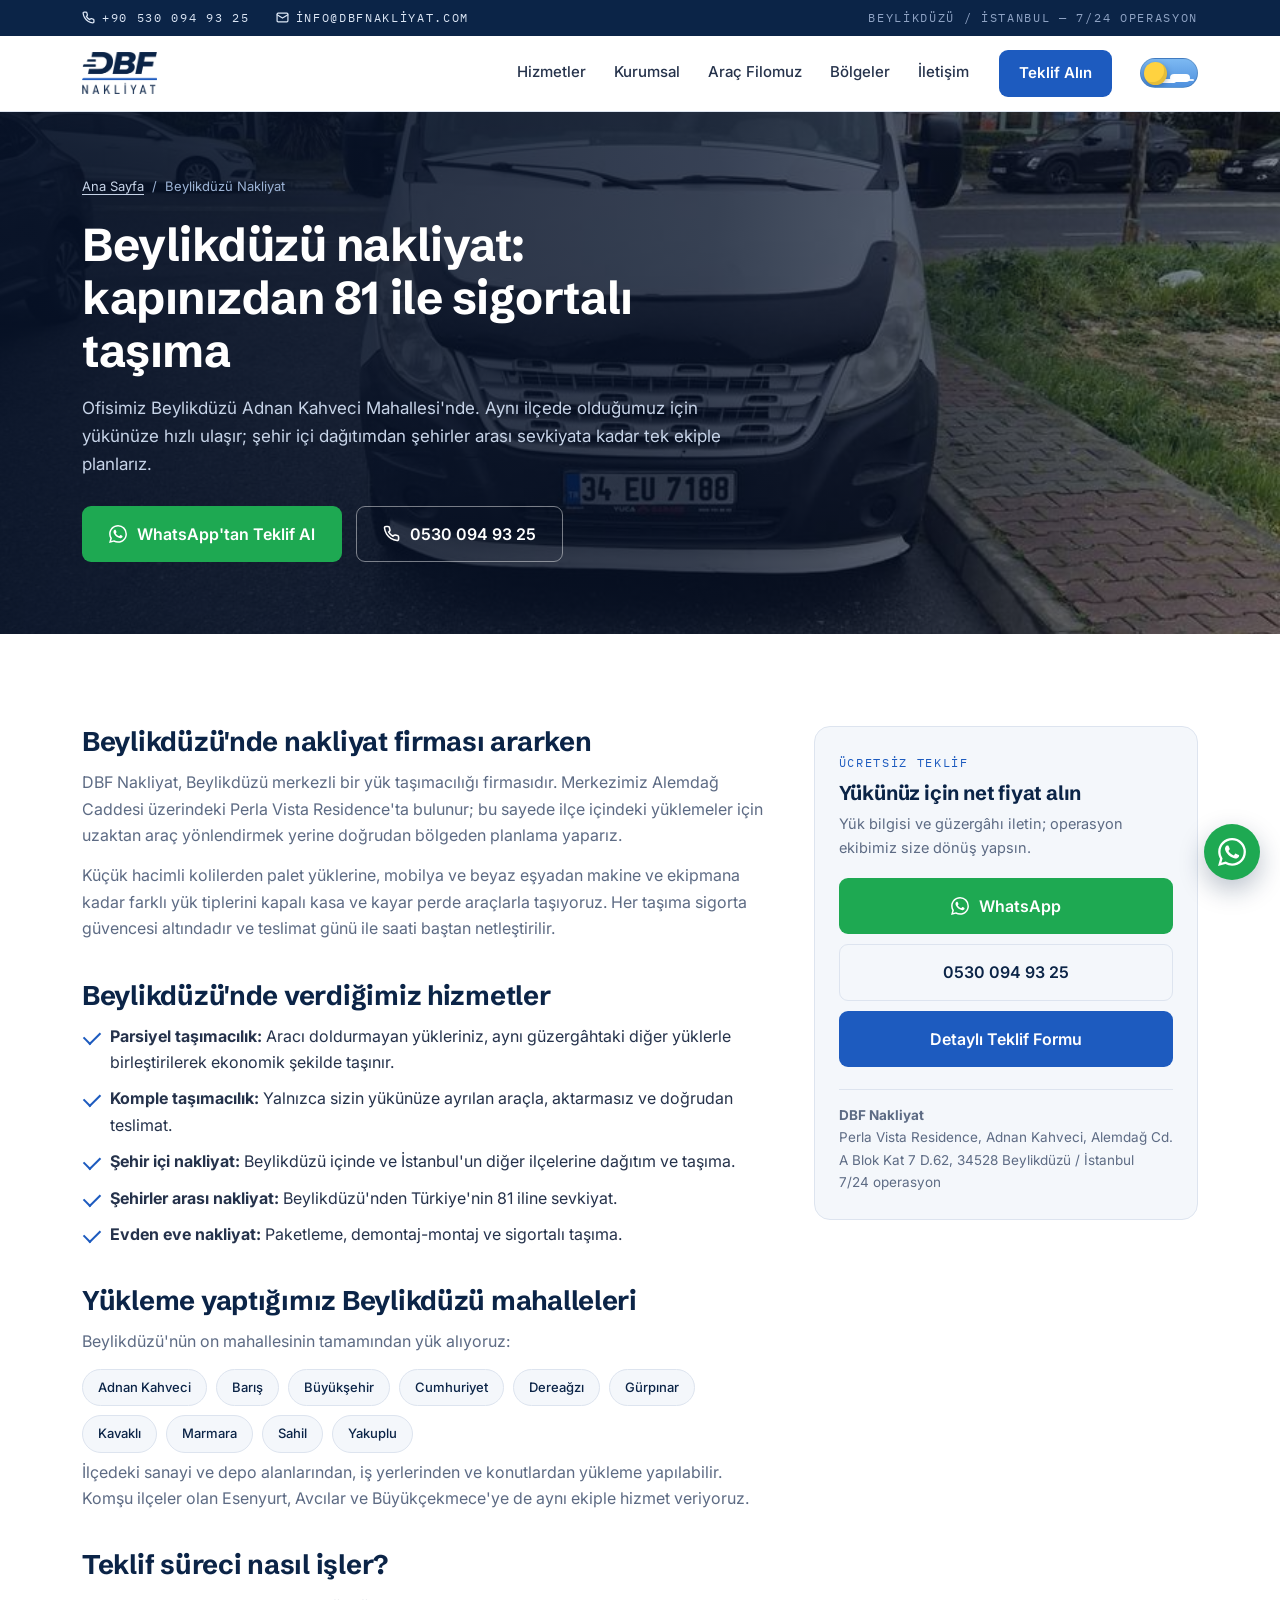
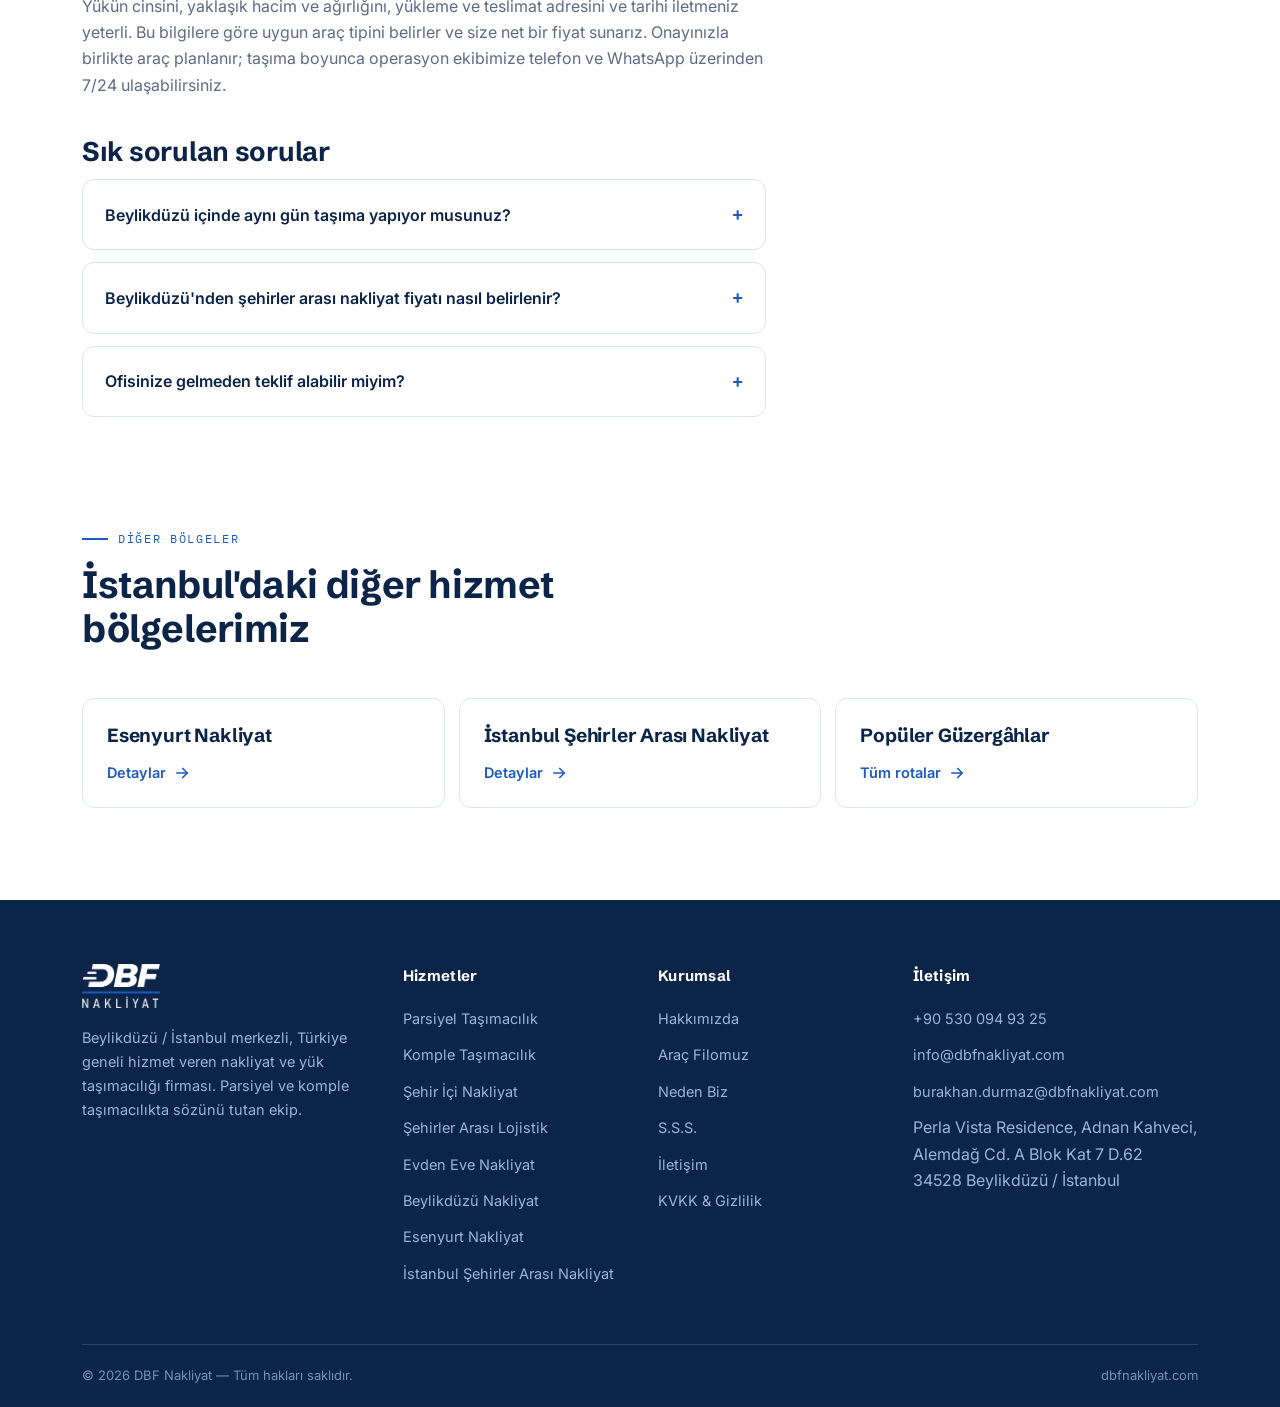
<file: beylikduzu-nakliyat.html>
<!DOCTYPE html>
<html lang="tr">
<head>
<meta charset="UTF-8">
<meta name="viewport" content="width=device-width, initial-scale=1.0">
<title>Beylikdüzü Nakliyat | Şehir İçi ve Şehirler Arası | DBF Nakliyat</title>
<meta name="description" content="Beylikdüzü nakliyat: Adnan Kahveci merkezli DBF Nakliyat ile tüm mahallelerden şehir içi ve 81 ile şehirler arası yük taşımacılığı. 7/24: 0530 094 93 25">
<link rel="canonical" href="https://dbfnakliyat.com/beylikduzu-nakliyat.html">
<meta name="robots" content="index, follow">
<meta name="geo.region" content="TR-34">
<meta name="geo.placename" content="Beylikdüzü, İstanbul">
<meta property="og:type" content="website">
<meta property="og:title" content="Beylikdüzü Nakliyat | Şehir İçi ve Şehirler Arası | DBF Nakliyat">
<meta property="og:description" content="Beylikdüzü nakliyat: Adnan Kahveci merkezli DBF Nakliyat ile tüm mahallelerden şehir içi ve 81 ile şehirler arası yük taşımacılığı. 7/24: 0530 094 93 25">
<meta property="og:url" content="https://dbfnakliyat.com/beylikduzu-nakliyat.html">
<meta property="og:image" content="https://dbfnakliyat.com/og-banner.jpg">
<meta property="og:locale" content="tr_TR">
<meta name="twitter:card" content="summary_large_image">
<script type="application/ld+json">
{
 "@context": "https://schema.org",
 "@type": "Service",
 "name": "Beylikdüzü Nakliyat",
 "serviceType": "Beylikdüzü Nakliyat",
 "description": "Beylikdüzü nakliyat: Adnan Kahveci merkezli DBF Nakliyat ile tüm mahallelerden şehir içi ve 81 ile şehirler arası yük taşımacılığı. 7/24: 0530 094 93 25",
 "url": "https://dbfnakliyat.com/beylikduzu-nakliyat.html",
 "provider": {
  "@type": "MovingCompany",
  "@id": "https://dbfnakliyat.com/#firma",
  "name": "DBF Nakliyat",
  "telephone": "+905300949325",
  "url": "https://dbfnakliyat.com",
  "address": {
   "@type": "PostalAddress",
   "streetAddress": "Perla Vista Residence, Adnan Kahveci, Alemdağ Cd. A Blok Kat 7 Daire 62",
   "addressLocality": "Beylikdüzü",
   "addressRegion": "İstanbul",
   "postalCode": "34528",
   "addressCountry": "TR"
  }
 },
 "areaServed": {
  "@type": "City",
  "name": "İstanbul"
 }
}
</script>
<script type="application/ld+json">
{
 "@context": "https://schema.org",
 "@type": "BreadcrumbList",
 "itemListElement": [
  {
   "@type": "ListItem",
   "position": 1,
   "name": "Ana Sayfa",
   "item": "https://dbfnakliyat.com/"
  },
  {
   "@type": "ListItem",
   "position": 2,
   "name": "Beylikdüzü Nakliyat",
   "item": "https://dbfnakliyat.com/beylikduzu-nakliyat.html"
  }
 ]
}
</script>
<script type="application/ld+json">
{
 "@context": "https://schema.org",
 "@type": "FAQPage",
 "mainEntity": [
  {
   "@type": "Question",
   "name": "Beylikdüzü içinde aynı gün taşıma yapıyor musunuz?",
   "acceptedAnswer": {
    "@type": "Answer",
    "text": "Araç uygunluğuna bağlı olarak aynı gün taşıma organize edilebilir. Merkezimiz Beylikdüzü'nde olduğu için ilçe içi taleplerde planlama süresi kısadır; kesin bilgi için bizi arayabilirsiniz."
   }
  },
  {
   "@type": "Question",
   "name": "Beylikdüzü'nden şehirler arası nakliyat fiyatı nasıl belirlenir?",
   "acceptedAnswer": {
    "@type": "Answer",
    "text": "Fiyat; yükün hacmi ve ağırlığı, teslimat ili, araç tipi ve tarihe göre belirlenir. Parsiyel taşımada yalnızca yükünüzün kapladığı alan için ödeme yaparsınız."
   }
  },
  {
   "@type": "Question",
   "name": "Ofisinize gelmeden teklif alabilir miyim?",
   "acceptedAnswer": {
    "@type": "Answer",
    "text": "Evet. Telefon veya WhatsApp üzerinden yük bilgilerinizi iletmeniz yeterlidir; teklif ücretsizdir."
   }
  }
 ]
}
</script>
<link rel="manifest" href="manifest.json">
<meta name="theme-color" content="#0B2447">
<link rel="apple-touch-icon" href="icon-192.png">
<link rel="icon" type="image/png" href="favicon.png">
<link rel="preconnect" href="https://fonts.googleapis.com">
<link rel="preconnect" href="https://fonts.gstatic.com" crossorigin>
<link href="https://fonts.googleapis.com/css2?family=Schibsted+Grotesk:wght@500;600;700&family=Inter:wght@400;500;600&family=IBM+Plex+Mono:wght@500&display=swap" rel="stylesheet">
<link rel="stylesheet" href="style.css?v=40">
</head>
<body>
<div class="ilerleme" id="ilerleme" aria-hidden="true"></div>

<div class="topbar">
  <div class="in mono">
    <a href="tel:+905300949325">
      <svg width="13" height="13" viewBox="0 0 24 24" fill="none" stroke="currentColor" stroke-width="2.4" stroke-linecap="round" stroke-linejoin="round"><path d="M22 16.92v3a2 2 0 0 1-2.18 2 19.79 19.79 0 0 1-8.63-3.07 19.5 19.5 0 0 1-6-6 19.79 19.79 0 0 1-3.07-8.67A2 2 0 0 1 4.11 2h3a2 2 0 0 1 2 1.72c.13.96.36 1.9.7 2.81a2 2 0 0 1-.45 2.11L8.09 9.91a16 16 0 0 0 6 6l1.27-1.27a2 2 0 0 1 2.11-.45c.91.34 1.85.57 2.81.7A2 2 0 0 1 22 16.92z"/></svg>
      +90 530 094 93 25
    </a>
    <a href="mailto:info@dbfnakliyat.com">
      <svg width="13" height="13" viewBox="0 0 24 24" fill="none" stroke="currentColor" stroke-width="2.2" stroke-linecap="round" stroke-linejoin="round"><rect x="2" y="4" width="20" height="16" rx="2"/><path d="m22 7-10 6L2 7"/></svg>
      info@dbfnakliyat.com
    </a>
    <span class="sag">Beylikdüzü / İstanbul — 7/24 Operasyon</span>
  </div>
</div>

<header>
  <div class="nav">
    <a class="logo" href="index.html" aria-label="DBF Nakliyat ana sayfa">
      <img class="l-acik" src="logo-lacivert.png" alt="DBF Nakliyat">
      <img class="l-koyu" src="logo-beyaz.png" alt="DBF Nakliyat">
    </a>
    <nav class="menu" aria-label="Ana menü">
      <a href="index.html#hizmetler">Hizmetler</a>
      <a href="index.html#kurumsal">Kurumsal</a>
      <a href="index.html#filo">Araç Filomuz</a>
      <a href="index.html#bolgeler">Bölgeler</a>
      <a href="index.html#iletisim">İletişim</a>
    </nav>
    <a class="cta" href="index.html#iletisim">Teklif Alın</a>
    <button class="tema-anahtar" type="button" role="switch" aria-checked="false" onclick="temaDegistir()" aria-label="Karanlık modu aç/kapat">
      <span class="top"></span>
    </button>
    <button class="burger" aria-label="Menüyü aç" onclick="menuAc()">
      <span></span><span></span><span></span>
    </button>
  </div>
  <nav class="mobilmenu" id="mobilmenu" aria-label="Mobil menü">
    <a href="index.html">Ana Sayfa</a>
    <a href="index.html#hizmetler">Hizmetler</a>
    <a href="index.html#bolgeler">Hizmet Bölgeleri</a>
    <a href="index.html#iletisim">İletişim &amp; Teklif</a>
  </nav>
</header>

<main id="top">
  <div class="alt-hero">
    <div class="bg" style="background-image:url('arac-kapali-kasa.jpg')" aria-hidden="true"></div>
    <div class="ort" aria-hidden="true"></div>
    <div class="wrap">
      <nav class="ekmek" aria-label="Sayfa yolu"><a href="index.html">Ana Sayfa</a><span>/</span><span>Beylikdüzü Nakliyat</span></nav>
      <h1>Beylikdüzü nakliyat: kapınızdan 81 ile sigortalı taşıma</h1>
      <p>Ofisimiz Beylikdüzü Adnan Kahveci Mahallesi'nde. Aynı ilçede olduğumuz için yükünüze hızlı ulaşır; şehir içi dağıtımdan şehirler arası sevkiyata kadar tek ekiple planlarız.</p>
      <div class="btns">
        <a class="btn btn-wa" href="https://wa.me/905300949325?text=Merhaba%2C%20Beylikd%C3%BCz%C3%BC%27nden%20nakliyat%20i%C3%A7in%20fiyat%20teklifi%20almak%20istiyorum." target="_blank" rel="noopener"><svg width="18" height="18" viewBox="0 0 24 24" fill="currentColor"><path d="M17.472 14.382c-.297-.149-1.758-.867-2.03-.967-.273-.099-.471-.148-.67.15-.197.297-.767.966-.94 1.164-.173.199-.347.223-.644.075-.297-.15-1.255-.463-2.39-1.475-.883-.788-1.48-1.761-1.653-2.059-.173-.297-.018-.458.13-.606.134-.133.298-.347.446-.52.149-.174.198-.298.298-.497.099-.198.05-.371-.025-.52-.075-.149-.669-1.612-.916-2.207-.242-.579-.487-.5-.669-.51-.173-.008-.371-.01-.57-.01-.198 0-.52.074-.792.372-.272.297-1.04 1.016-1.04 2.479 0 1.462 1.065 2.875 1.213 3.074.149.198 2.096 3.2 5.077 4.487.709.306 1.262.489 1.694.625.712.227 1.36.195 1.871.118.571-.085 1.758-.719 2.006-1.413.248-.694.248-1.289.173-1.413-.074-.124-.272-.198-.57-.347m-5.421 7.403h-.004a9.87 9.87 0 0 1-5.031-1.378l-.361-.214-3.741.982.998-3.648-.235-.374a9.86 9.86 0 0 1-1.51-5.26c.001-5.45 4.436-9.884 9.888-9.884 2.64 0 5.122 1.03 6.988 2.898a9.825 9.825 0 0 1 2.893 6.994c-.003 5.45-4.437 9.884-9.885 9.884m8.413-18.297A11.815 11.815 0 0 0 12.05 0C5.495 0 .16 5.335.157 11.892c0 2.096.547 4.142 1.588 5.945L.057 24l6.305-1.654a11.882 11.882 0 0 0 5.683 1.448h.005c6.554 0 11.89-5.335 11.893-11.893a11.821 11.821 0 0 0-3.48-8.413Z"/></svg> WhatsApp'tan Teklif Al</a>
        <a class="btn btn-cerceve" href="tel:+905300949325"><svg width="17" height="17" viewBox="0 0 24 24" fill="none" stroke="currentColor" stroke-width="2.2" stroke-linecap="round" stroke-linejoin="round"><path d="M22 16.92v3a2 2 0 0 1-2.18 2 19.79 19.79 0 0 1-8.63-3.07 19.5 19.5 0 0 1-6-6 19.79 19.79 0 0 1-3.07-8.67A2 2 0 0 1 4.11 2h3a2 2 0 0 1 2 1.72c.13.96.36 1.9.7 2.81a2 2 0 0 1-.45 2.11L8.09 9.91a16 16 0 0 0 6 6l1.27-1.27a2 2 0 0 1 2.11-.45c.91.34 1.85.57 2.81.7A2 2 0 0 1 22 16.92z"/></svg> 0530 094 93 25</a>
      </div>
    </div>
  </div>

  <section>
    <div class="wrap alt-icerik">
      <div class="reveal">
        <h2>Beylikdüzü'nde nakliyat firması ararken</h2>
        <p>DBF Nakliyat, Beylikdüzü merkezli bir yük taşımacılığı firmasıdır. Merkezimiz Alemdağ Caddesi üzerindeki Perla Vista Residence'ta bulunur; bu sayede ilçe içindeki yüklemeler için uzaktan araç yönlendirmek yerine doğrudan bölgeden planlama yaparız.</p>
        <p>Küçük hacimli kolilerden palet yüklerine, mobilya ve beyaz eşyadan makine ve ekipmana kadar farklı yük tiplerini kapalı kasa ve kayar perde araçlarla taşıyoruz. Her taşıma sigorta güvencesi altındadır ve teslimat günü ile saati baştan netleştirilir.</p>

        <h2>Beylikdüzü'nde verdiğimiz hizmetler</h2>
        <ul class="tik">
          <li><strong>Parsiyel taşımacılık:</strong> Aracı doldurmayan yükleriniz, aynı güzergâhtaki diğer yüklerle birleştirilerek ekonomik şekilde taşınır.</li>
          <li><strong>Komple taşımacılık:</strong> Yalnızca sizin yükünüze ayrılan araçla, aktarmasız ve doğrudan teslimat.</li>
          <li><strong>Şehir içi nakliyat:</strong> Beylikdüzü içinde ve İstanbul'un diğer ilçelerine dağıtım ve taşıma.</li>
          <li><strong>Şehirler arası nakliyat:</strong> Beylikdüzü'nden Türkiye'nin 81 iline sevkiyat.</li>
          <li><strong>Evden eve nakliyat:</strong> Paketleme, demontaj-montaj ve sigortalı taşıma.</li>
        </ul>

        <h2>Yükleme yaptığımız Beylikdüzü mahalleleri</h2>
        <p>Beylikdüzü'nün on mahallesinin tamamından yük alıyoruz:</p>
        <div class="chipler">
          <span class="chip">Adnan Kahveci</span><span class="chip">Barış</span><span class="chip">Büyükşehir</span><span class="chip">Cumhuriyet</span><span class="chip">Dereağzı</span><span class="chip">Gürpınar</span><span class="chip">Kavaklı</span><span class="chip">Marmara</span><span class="chip">Sahil</span><span class="chip">Yakuplu</span>
        </div>
        <p>İlçedeki sanayi ve depo alanlarından, iş yerlerinden ve konutlardan yükleme yapılabilir. Komşu ilçeler olan Esenyurt, Avcılar ve Büyükçekmece'ye de aynı ekiple hizmet veriyoruz.</p>

        <h2>Teklif süreci nasıl işler?</h2>
        <p>Yükün cinsini, yaklaşık hacim ve ağırlığını, yükleme ve teslimat adresini ve tarihi iletmeniz yeterli. Bu bilgilere göre uygun araç tipini belirler ve size net bir fiyat sunarız. Onayınızla birlikte araç planlanır; taşıma boyunca operasyon ekibimize telefon ve WhatsApp üzerinden 7/24 ulaşabilirsiniz.</p>

        <h2>Sık sorulan sorular</h2>
        <div class="sss-liste">
          <details class="sss reveal">
            <summary>Beylikdüzü içinde aynı gün taşıma yapıyor musunuz?</summary>
            <div class="cevap">Araç uygunluğuna bağlı olarak aynı gün taşıma organize edilebilir. Merkezimiz Beylikdüzü'nde olduğu için ilçe içi taleplerde planlama süresi kısadır; kesin bilgi için bizi arayabilirsiniz.</div>
          </details>
          <details class="sss reveal">
            <summary>Beylikdüzü'nden şehirler arası nakliyat fiyatı nasıl belirlenir?</summary>
            <div class="cevap">Fiyat; yükün hacmi ve ağırlığı, teslimat ili, araç tipi ve tarihe göre belirlenir. Parsiyel taşımada yalnızca yükünüzün kapladığı alan için ödeme yaparsınız.</div>
          </details>
          <details class="sss reveal">
            <summary>Ofisinize gelmeden teklif alabilir miyim?</summary>
            <div class="cevap">Evet. Telefon veya WhatsApp üzerinden yük bilgilerinizi iletmeniz yeterlidir; teklif ücretsizdir.</div>
          </details>
        </div>
      </div>
      <aside class="yan-kart reveal">
        <span class="mono">Ücretsiz Teklif</span>
        <h3>Yükünüz için net fiyat alın</h3>
        <p>Yük bilgisi ve güzergâhı iletin; operasyon ekibimiz size dönüş yapsın.</p>
        <a class="btn btn-wa" href="https://wa.me/905300949325?text=Merhaba%2C%20Beylikd%C3%BCz%C3%BC%27nden%20nakliyat%20i%C3%A7in%20fiyat%20teklifi%20almak%20istiyorum." target="_blank" rel="noopener"><svg width="18" height="18" viewBox="0 0 24 24" fill="currentColor"><path d="M17.472 14.382c-.297-.149-1.758-.867-2.03-.967-.273-.099-.471-.148-.67.15-.197.297-.767.966-.94 1.164-.173.199-.347.223-.644.075-.297-.15-1.255-.463-2.39-1.475-.883-.788-1.48-1.761-1.653-2.059-.173-.297-.018-.458.13-.606.134-.133.298-.347.446-.52.149-.174.198-.298.298-.497.099-.198.05-.371-.025-.52-.075-.149-.669-1.612-.916-2.207-.242-.579-.487-.5-.669-.51-.173-.008-.371-.01-.57-.01-.198 0-.52.074-.792.372-.272.297-1.04 1.016-1.04 2.479 0 1.462 1.065 2.875 1.213 3.074.149.198 2.096 3.2 5.077 4.487.709.306 1.262.489 1.694.625.712.227 1.36.195 1.871.118.571-.085 1.758-.719 2.006-1.413.248-.694.248-1.289.173-1.413-.074-.124-.272-.198-.57-.347m-5.421 7.403h-.004a9.87 9.87 0 0 1-5.031-1.378l-.361-.214-3.741.982.998-3.648-.235-.374a9.86 9.86 0 0 1-1.51-5.26c.001-5.45 4.436-9.884 9.888-9.884 2.64 0 5.122 1.03 6.988 2.898a9.825 9.825 0 0 1 2.893 6.994c-.003 5.45-4.437 9.884-9.885 9.884m8.413-18.297A11.815 11.815 0 0 0 12.05 0C5.495 0 .16 5.335.157 11.892c0 2.096.547 4.142 1.588 5.945L.057 24l6.305-1.654a11.882 11.882 0 0 0 5.683 1.448h.005c6.554 0 11.89-5.335 11.893-11.893a11.821 11.821 0 0 0-3.48-8.413Z"/></svg> WhatsApp</a>
        <a class="btn btn-cerceve" href="tel:+905300949325">0530 094 93 25</a>
        <a class="btn btn-mavi" href="index.html#iletisim">Detaylı Teklif Formu</a>
        <div class="adres"><strong>DBF Nakliyat</strong><br>Perla Vista Residence, Adnan Kahveci, Alemdağ Cd. A Blok Kat 7 D.62, 34528 Beylikdüzü / İstanbul<br>7/24 operasyon</div>
      </aside>
    </div>
  </section>

  <section class="bolge" style="padding-top:0">
    <div class="wrap">
      <div class="baslik reveal">
        <span class="mono eyebrow">Diğer Bölgeler</span>
        <h2>İstanbul'daki diğer hizmet bölgelerimiz</h2>
      </div>
      <div class="diger-bolge">
        <a class="bolge-kart reveal" href="esenyurt-nakliyat.html"><h3>Esenyurt Nakliyat</h3><span class="git">Detaylar <svg width="18" height="18" viewBox="0 0 24 24" fill="none" stroke="currentColor" stroke-width="2.2" stroke-linecap="round" stroke-linejoin="round"><path d="M5 12h14"/><path d="m13 6 6 6-6 6"/></svg></span></a>
        <a class="bolge-kart reveal" href="istanbul-sehirler-arasi-nakliyat.html"><h3>İstanbul Şehirler Arası Nakliyat</h3><span class="git">Detaylar <svg width="18" height="18" viewBox="0 0 24 24" fill="none" stroke="currentColor" stroke-width="2.2" stroke-linecap="round" stroke-linejoin="round"><path d="M5 12h14"/><path d="m13 6 6 6-6 6"/></svg></span></a>
        <a class="bolge-kart reveal" href="index.html#guzergahlar"><h3>Popüler Güzergâhlar</h3><span class="git">Tüm rotalar <svg width="18" height="18" viewBox="0 0 24 24" fill="none" stroke="currentColor" stroke-width="2.2" stroke-linecap="round" stroke-linejoin="round"><path d="M5 12h14"/><path d="m13 6 6 6-6 6"/></svg></span></a>
      </div>
    </div>
  </section>
</main>

<footer>
  <div class="wrap">
    <div class="f-grid">
      <div>
        <img class="f-logo" src="logo-beyaz.png" alt="DBF Nakliyat">
        <p>Beylikdüzü / İstanbul merkezli, Türkiye geneli hizmet veren nakliyat ve yük taşımacılığı firması. Parsiyel ve komple taşımacılıkta sözünü tutan ekip.</p>
      </div>
      <div>
        <h4>Hizmetler</h4>
        <ul>
          <li><a href="index.html#hizmetler">Parsiyel Taşımacılık</a></li>
          <li><a href="index.html#hizmetler">Komple Taşımacılık</a></li>
          <li><a href="index.html#hizmetler">Şehir İçi Nakliyat</a></li>
          <li><a href="index.html#hizmetler">Şehirler Arası Lojistik</a></li>
          <li><a href="index.html#hizmetler">Evden Eve Nakliyat</a></li>
          <li><a href="beylikduzu-nakliyat.html">Beylikdüzü Nakliyat</a></li>
          <li><a href="esenyurt-nakliyat.html">Esenyurt Nakliyat</a></li>
          <li><a href="istanbul-sehirler-arasi-nakliyat.html">İstanbul Şehirler Arası Nakliyat</a></li>
        </ul>
      </div>
      <div>
        <h4>Kurumsal</h4>
        <ul>
          <li><a href="index.html#kurumsal">Hakkımızda</a></li>
          <li><a href="index.html#filo">Araç Filomuz</a></li>
          <li><a href="index.html#neden">Neden Biz</a></li>
          <li><a href="index.html#sss">S.S.S.</a></li>
          <li><a href="index.html#iletisim">İletişim</a></li>
          <li><a href="kvkk.html">KVKK &amp; Gizlilik</a></li>
        </ul>
      </div>
      <div>
        <h4>İletişim</h4>
        <ul>
          <li><a href="tel:+905300949325">+90 530 094 93 25</a></li>
          <li><a href="mailto:info@dbfnakliyat.com">info@dbfnakliyat.com</a></li>
          <li><a href="mailto:burakhan.durmaz@dbfnakliyat.com">burakhan.durmaz@dbfnakliyat.com</a></li>
          <li>Perla Vista Residence, Adnan Kahveci, Alemdağ Cd. A Blok Kat 7 D.62<br>34528 Beylikdüzü / İstanbul</li>
        </ul>
      </div>
    </div>
    <div class="f-alt">
      <span>© 2026 DBF Nakliyat — Tüm hakları saklıdır.</span>
      <span>dbfnakliyat.com</span>
    </div>
  </div>
</footer>

<a class="fab" href="https://wa.me/905300949325?text=Merhaba%2C%20nakliyat%20i%C3%A7in%20bilgi%20almak%20istiyorum." target="_blank" rel="noopener" aria-label="WhatsApp ile yazın">
  <svg viewBox="0 0 24 24"><path d="M17.472 14.382c-.297-.149-1.758-.867-2.03-.967-.273-.099-.471-.148-.67.15-.197.297-.767.966-.94 1.164-.173.199-.347.223-.644.075-.297-.15-1.255-.463-2.39-1.475-.883-.788-1.48-1.761-1.653-2.059-.173-.297-.018-.458.13-.606.134-.133.298-.347.446-.52.149-.174.198-.298.298-.497.099-.198.05-.371-.025-.52-.075-.149-.669-1.612-.916-2.207-.242-.579-.487-.5-.669-.51-.173-.008-.371-.01-.57-.01-.198 0-.52.074-.792.372-.272.297-1.04 1.016-1.04 2.479 0 1.462 1.065 2.875 1.213 3.074.149.198 2.096 3.2 5.077 4.487.709.306 1.262.489 1.694.625.712.227 1.36.195 1.871.118.571-.085 1.758-.719 2.006-1.413.248-.694.248-1.289.173-1.413-.074-.124-.272-.198-.57-.347m-5.421 7.403h-.004a9.87 9.87 0 0 1-5.031-1.378l-.361-.214-3.741.982.998-3.648-.235-.374a9.86 9.86 0 0 1-1.51-5.26c.001-5.45 4.436-9.884 9.888-9.884 2.64 0 5.122 1.03 6.988 2.898a9.825 9.825 0 0 1 2.893 6.994c-.003 5.45-4.437 9.884-9.885 9.884m8.413-18.297A11.815 11.815 0 0 0 12.05 0C5.495 0 .16 5.335.157 11.892c0 2.096.547 4.142 1.588 5.945L.057 24l6.305-1.654a11.882 11.882 0 0 0 5.683 1.448h.005c6.554 0 11.89-5.335 11.893-11.893a11.821 11.821 0 0 0-3.48-8.413Z"/></svg>
</a>

<button class="yukari" id="yukari" type="button" aria-label="Sayfanın başına dön" onclick="yukariCik()">
  <svg width="19" height="19" viewBox="0 0 24 24" fill="none" stroke="currentColor" stroke-width="2.4" stroke-linecap="round" stroke-linejoin="round"><path d="m18 15-6-6-6 6"/></svg>
</button>

<div class="altbar">
  <div class="in">
    <a class="ara" href="tel:+905300949325">
      <svg width="17" height="17" viewBox="0 0 24 24" fill="none" stroke="currentColor" stroke-width="2.2" stroke-linecap="round" stroke-linejoin="round"><path d="M22 16.92v3a2 2 0 0 1-2.18 2 19.79 19.79 0 0 1-8.63-3.07 19.5 19.5 0 0 1-6-6 19.79 19.79 0 0 1-3.07-8.67A2 2 0 0 1 4.11 2h3a2 2 0 0 1 2 1.72c.13.96.36 1.9.7 2.81a2 2 0 0 1-.45 2.11L8.09 9.91a16 16 0 0 0 6 6l1.27-1.27a2 2 0 0 1 2.11-.45c.91.34 1.85.57 2.81.7A2 2 0 0 1 22 16.92z"/></svg>
      Hemen Ara
    </a>
    <a class="wa" href="https://wa.me/905300949325?text=Merhaba%2C%20nakliyat%20i%C3%A7in%20bilgi%20almak%20istiyorum." target="_blank" rel="noopener">
      <svg width="18" height="18" viewBox="0 0 24 24" fill="currentColor"><path d="M17.472 14.382c-.297-.149-1.758-.867-2.03-.967-.273-.099-.471-.148-.67.15-.197.297-.767.966-.94 1.164-.173.199-.347.223-.644.075-.297-.15-1.255-.463-2.39-1.475-.883-.788-1.48-1.761-1.653-2.059-.173-.297-.018-.458.13-.606.134-.133.298-.347.446-.52.149-.174.198-.298.298-.497.099-.198.05-.371-.025-.52-.075-.149-.669-1.612-.916-2.207-.242-.579-.487-.5-.669-.51-.173-.008-.371-.01-.57-.01-.198 0-.52.074-.792.372-.272.297-1.04 1.016-1.04 2.479 0 1.462 1.065 2.875 1.213 3.074.149.198 2.096 3.2 5.077 4.487.709.306 1.262.489 1.694.625.712.227 1.36.195 1.871.118.571-.085 1.758-.719 2.006-1.413.248-.694.248-1.289.173-1.413-.074-.124-.272-.198-.57-.347m-5.421 7.403h-.004a9.87 9.87 0 0 1-5.031-1.378l-.361-.214-3.741.982.998-3.648-.235-.374a9.86 9.86 0 0 1-1.51-5.26c.001-5.45 4.436-9.884 9.888-9.884 2.64 0 5.122 1.03 6.988 2.898a9.825 9.825 0 0 1 2.893 6.994c-.003 5.45-4.437 9.884-9.885 9.884m8.413-18.297A11.815 11.815 0 0 0 12.05 0C5.495 0 .16 5.335.157 11.892c0 2.096.547 4.142 1.588 5.945L.057 24l6.305-1.654a11.882 11.882 0 0 0 5.683 1.448h.005c6.554 0 11.89-5.335 11.893-11.893a11.821 11.821 0 0 0-3.48-8.413Z"/></svg>
      WhatsApp
    </a>
  </div>
</div>

<script src="app.js?v=40"></script>
</body>
</html>
</file>
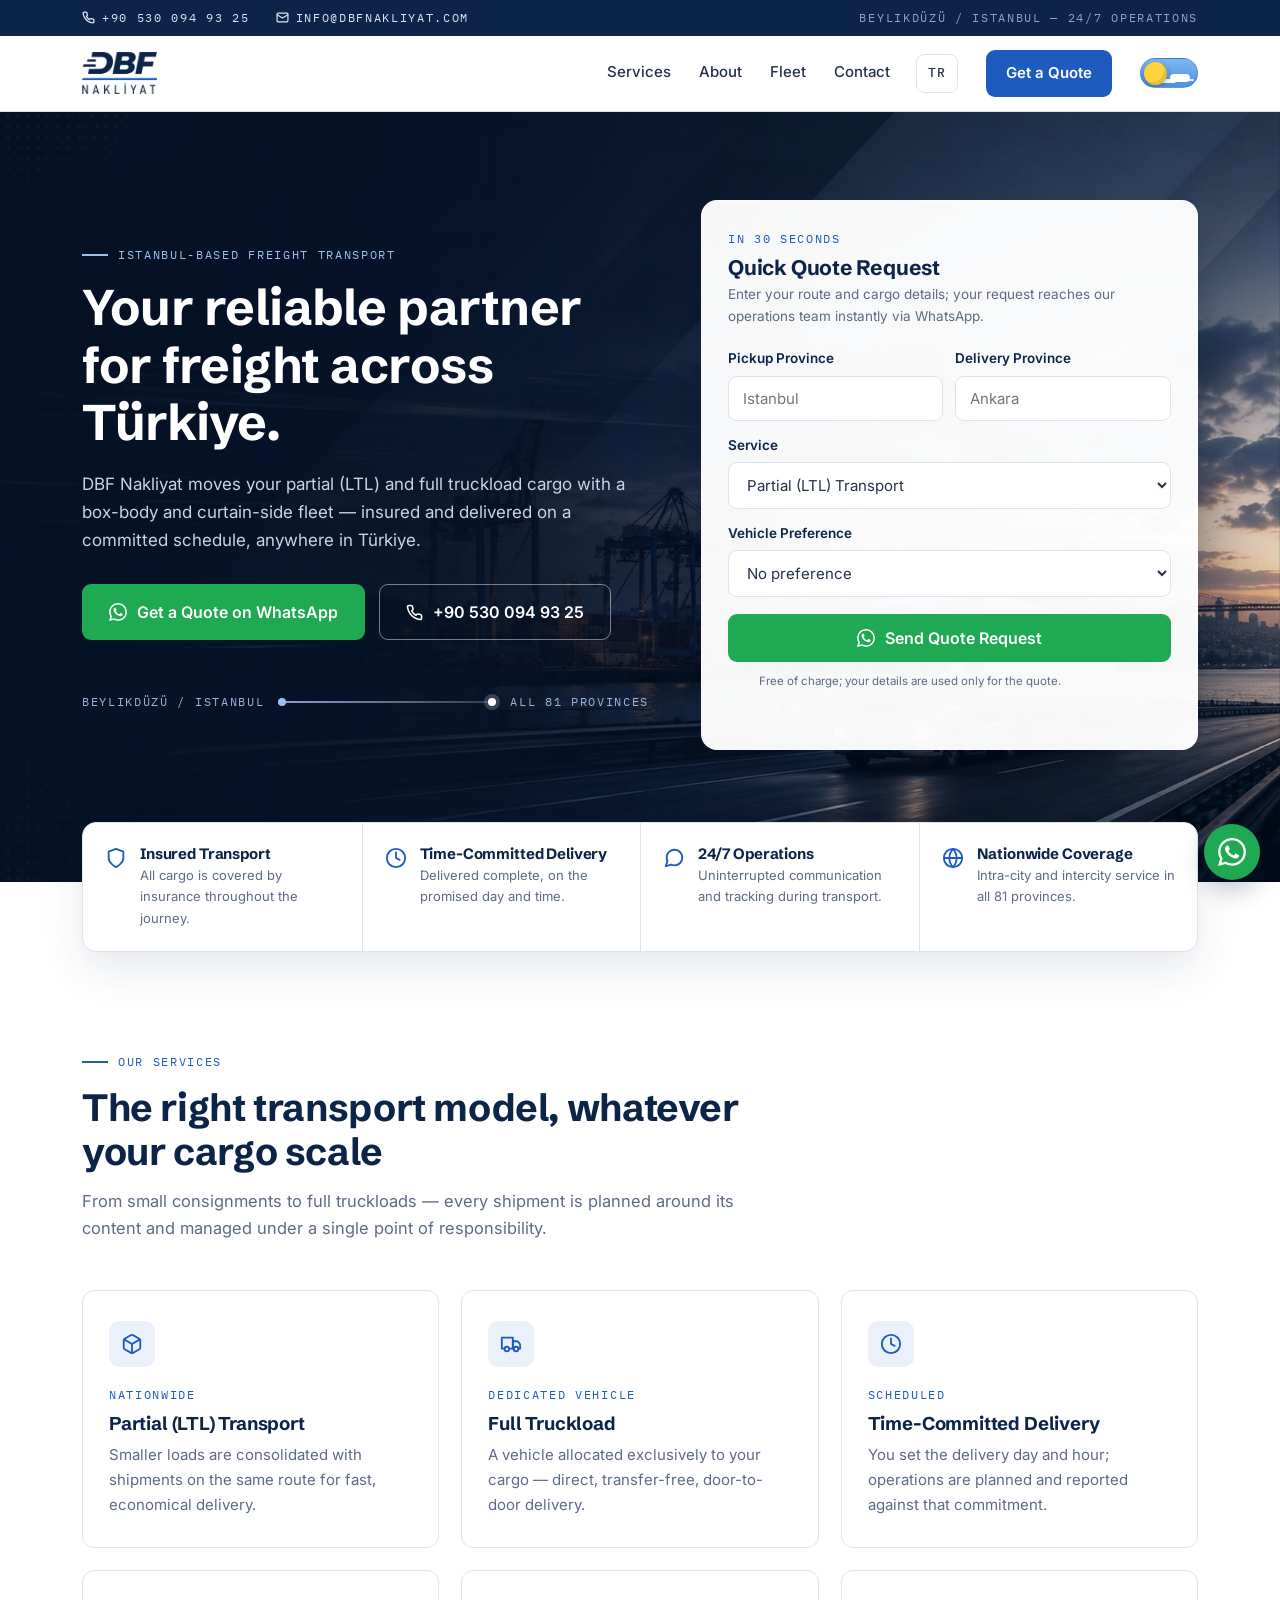
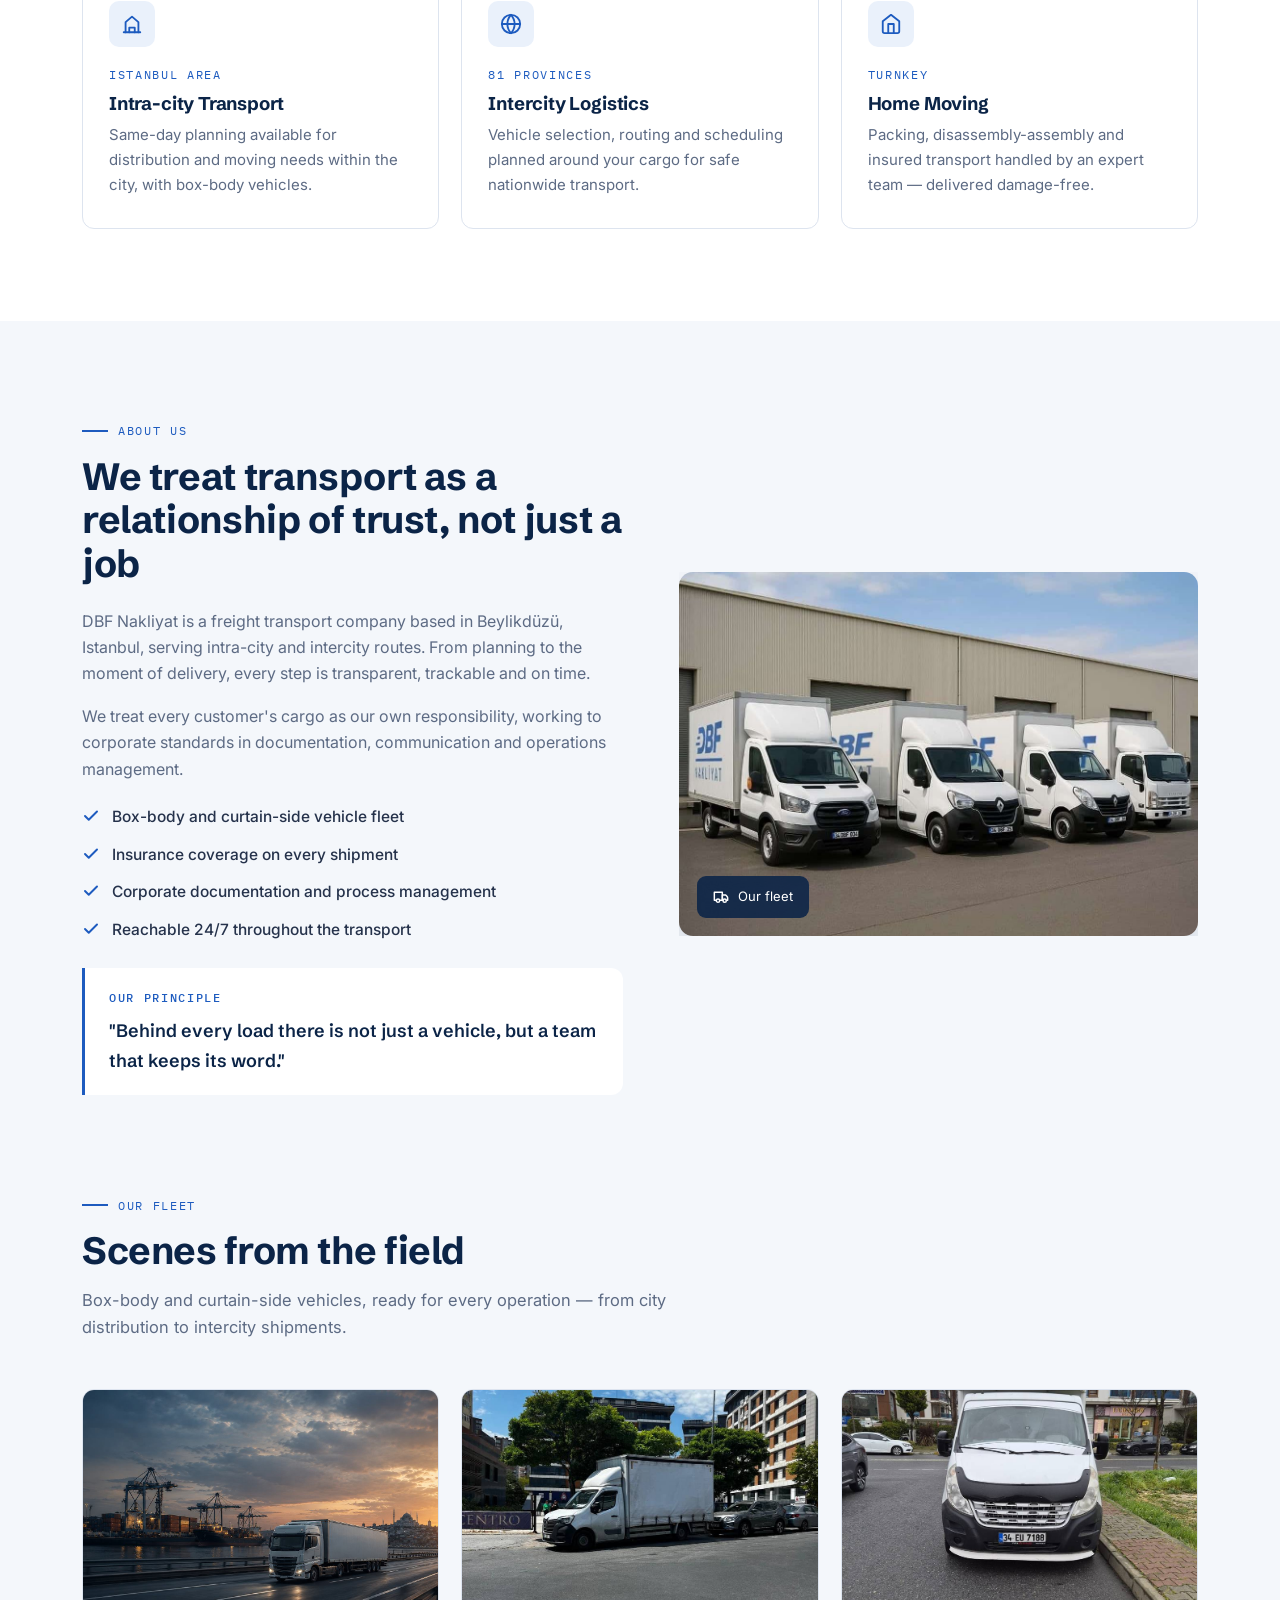
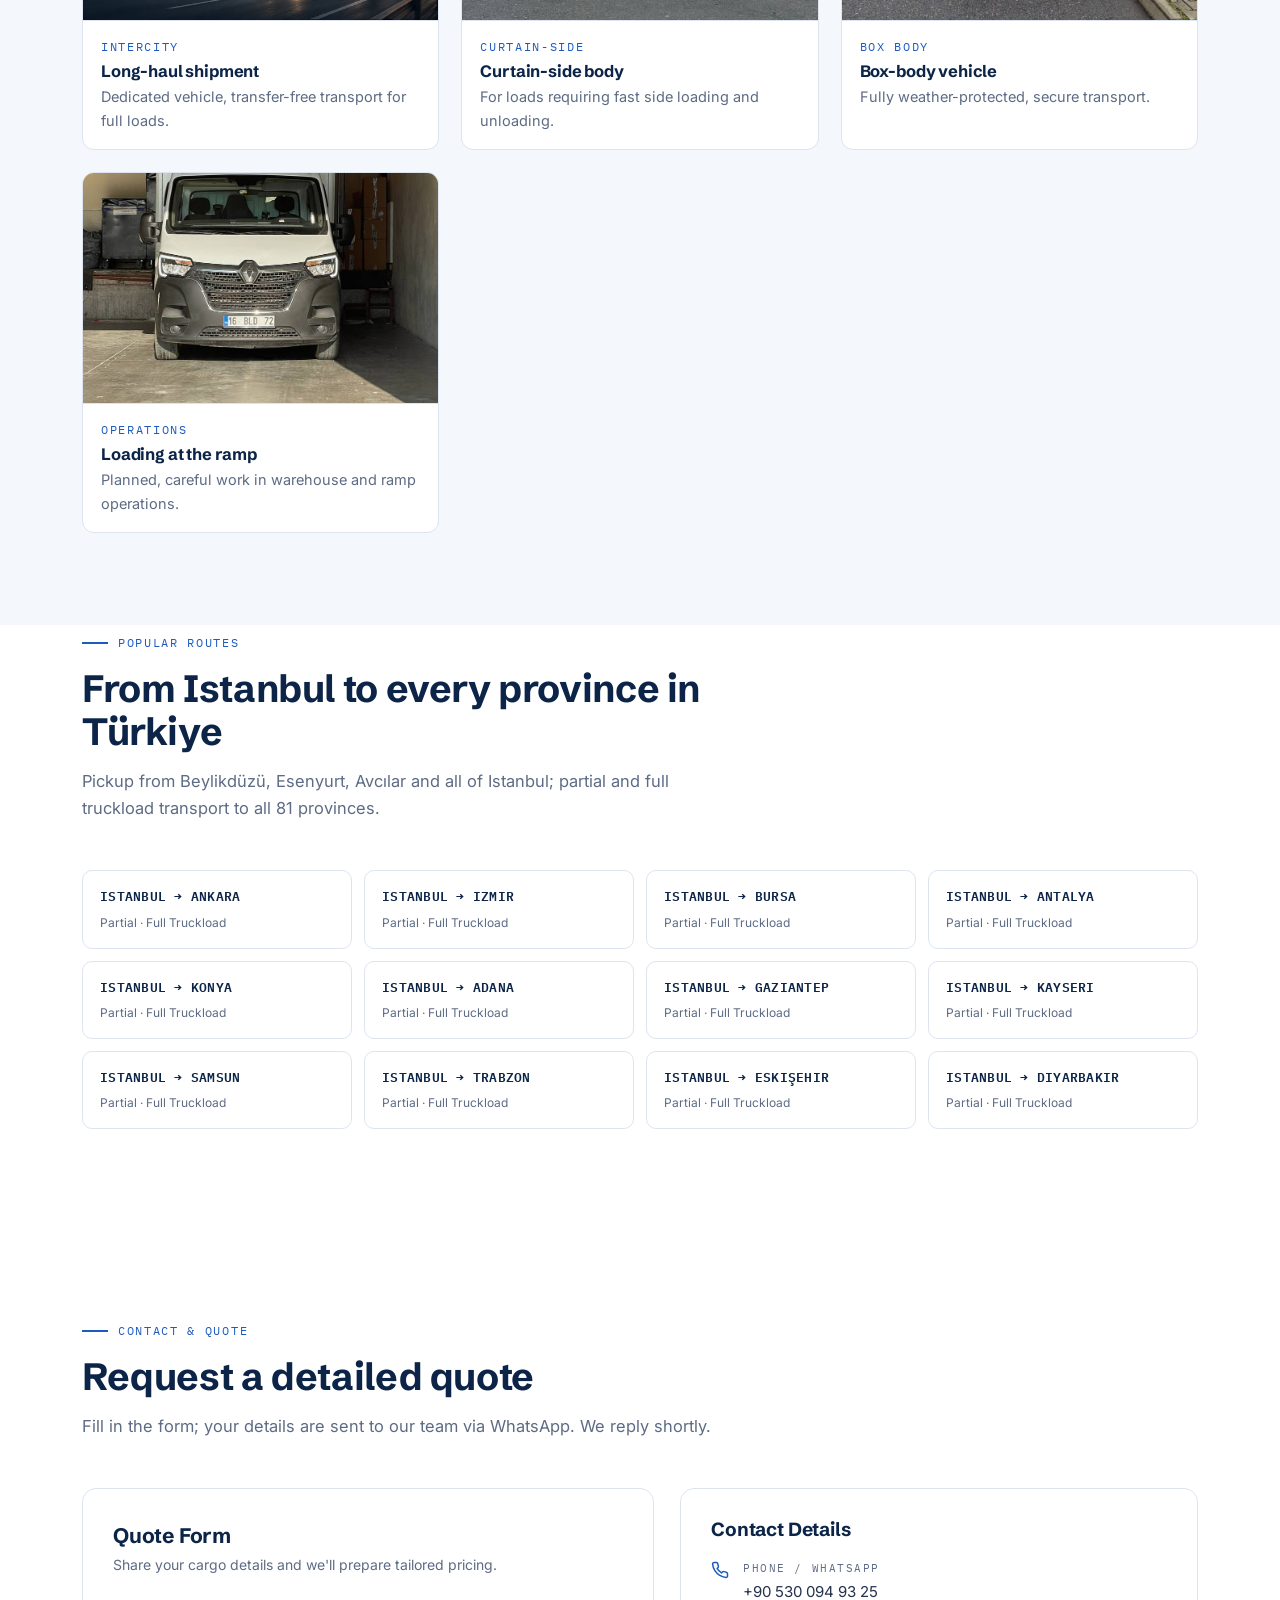
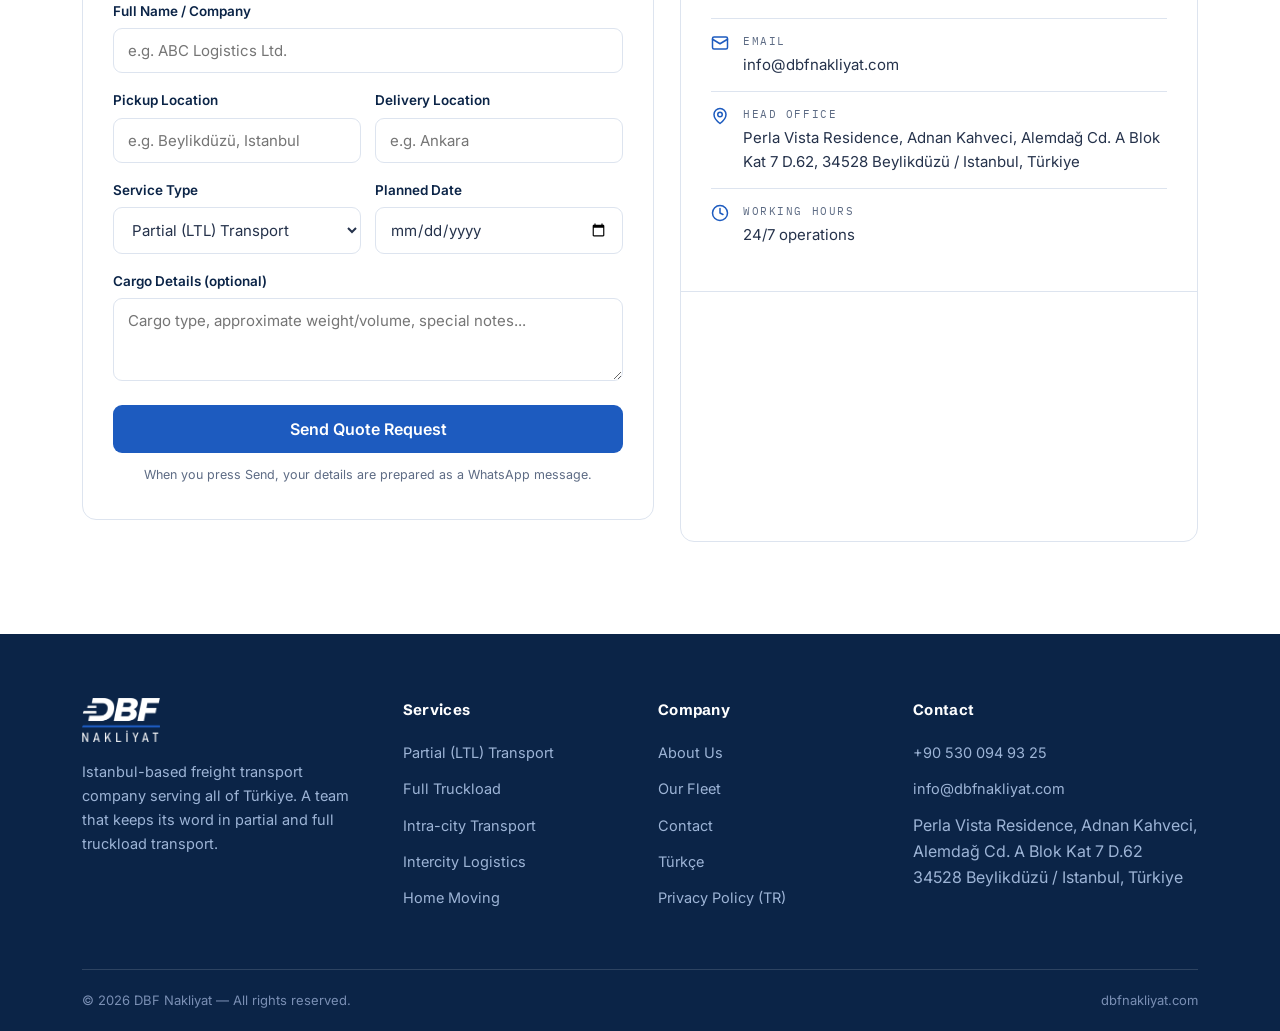
<file: en.html>
<!DOCTYPE html>
<html lang="en">
<head>
<meta charset="UTF-8">
<meta name="viewport" content="width=device-width, initial-scale=1.0">
<title>DBF Nakliyat | Freight Transport &amp; Moving Company Istanbul Türkiye</title>
<meta name="description" content="Istanbul-based freight and moving company DBF Nakliyat — nationwide partial and full truckload transportation across Türkiye. Insured, on-time delivery. Call 24/7: +90 530 094 93 25">
<link rel="canonical" href="https://dbfnakliyat.com/en.html">
<meta name="geo.region" content="TR-34">
<meta name="geo.placename" content="Beylikdüzü, Istanbul">
<meta name="geo.position" content="41.0009;28.6417">
<meta name="ICBM" content="41.0009, 28.6417">
<meta name="robots" content="index, follow">
<link rel="alternate" hreflang="tr" href="https://dbfnakliyat.com/">
<link rel="alternate" hreflang="en" href="https://dbfnakliyat.com/en.html">
<meta property="og:type" content="website">
<meta property="og:title" content="DBF Nakliyat | Freight Transport &amp; Logistics">
<meta property="og:description" content="Partial and full truckload transport across Türkiye. Insured, time-committed delivery.">
<meta property="og:url" content="https://dbfnakliyat.com/en.html">
<meta property="og:image" content="https://dbfnakliyat.com/og-banner.jpg">
<meta property="og:locale" content="en_US">
<meta name="twitter:card" content="summary_large_image">
<meta name="twitter:title" content="DBF Nakliyat | Freight Transport Istanbul Türkiye">
<meta name="twitter:description" content="Nationwide partial and full truckload transport across Türkiye. Insured, on-time delivery.">
<meta name="twitter:image" content="https://dbfnakliyat.com/og-banner.jpg">
<link rel="manifest" href="manifest.json">
<meta name="theme-color" content="#0B2447">
<link rel="apple-touch-icon" href="icon-192.png">
<link rel="icon" type="image/png" href="favicon.png">
<link rel="preconnect" href="https://fonts.googleapis.com">
<link rel="preconnect" href="https://fonts.gstatic.com" crossorigin>
<link href="https://fonts.googleapis.com/css2?family=Schibsted+Grotesk:wght@500;600;700&family=Inter:wght@400;500;600&family=IBM+Plex+Mono:wght@500&display=swap" rel="stylesheet">
<link rel="stylesheet" href="style.css?v=41">
</head>
<body>
<div class="ilerleme" id="ilerleme" aria-hidden="true"></div>

<div class="topbar">
  <div class="in mono">
    <a href="tel:+905300949325">
      <svg width="13" height="13" viewBox="0 0 24 24" fill="none" stroke="currentColor" stroke-width="2.4" stroke-linecap="round" stroke-linejoin="round"><path d="M22 16.92v3a2 2 0 0 1-2.18 2 19.79 19.79 0 0 1-8.63-3.07 19.5 19.5 0 0 1-6-6 19.79 19.79 0 0 1-3.07-8.67A2 2 0 0 1 4.11 2h3a2 2 0 0 1 2 1.72c.13.96.36 1.9.7 2.81a2 2 0 0 1-.45 2.11L8.09 9.91a16 16 0 0 0 6 6l1.27-1.27a2 2 0 0 1 2.11-.45c.91.34 1.85.57 2.81.7A2 2 0 0 1 22 16.92z"/></svg>
      +90 530 094 93 25
    </a>
    <a href="mailto:info@dbfnakliyat.com">
      <svg width="13" height="13" viewBox="0 0 24 24" fill="none" stroke="currentColor" stroke-width="2.2" stroke-linecap="round" stroke-linejoin="round"><rect x="2" y="4" width="20" height="16" rx="2"/><path d="m22 7-10 6L2 7"/></svg>
      info@dbfnakliyat.com
    </a>
    <span class="sag">Beylikdüzü / Istanbul — 24/7 Operations</span>
  </div>
</div>

<header>
  <div class="nav">
    <a class="logo" href="#top" aria-label="DBF Nakliyat home">
      <img class="l-acik" src="logo-lacivert.png" alt="DBF Nakliyat">
      <img class="l-koyu" src="logo-beyaz.png" alt="DBF Nakliyat">
    </a>
    <nav class="menu" aria-label="Main menu">
      <a href="#services">Services</a>
      <a href="#about">About</a>
      <a href="#fleet">Fleet</a>
      <a href="#contact">Contact</a>
      <a class="dil" href="index.html" hreflang="tr">TR</a>
    </nav>
    <a class="cta" href="#contact">Get a Quote</a>
    <a class="dil-rozet" href="index.html" hreflang="tr" aria-label="Türkçeye geç">TR</a>
    <button class="tema-anahtar" type="button" role="switch" aria-checked="false" onclick="temaDegistir()" aria-label="Toggle dark mode">
      <span class="top"></span>
    </button>
    <button class="burger" aria-label="Open menu" onclick="menuAc()">
      <span></span><span></span><span></span>
    </button>
  </div>
  <nav class="mobilmenu" id="mobilmenu" aria-label="Mobile menu">
    <a href="#services" onclick="menuKapat()">Services</a>
    <a href="#about" onclick="menuKapat()">About</a>
    <a href="#fleet" onclick="menuKapat()">Fleet</a>
    <a href="#contact" onclick="menuKapat()">Contact &amp; Quote</a>
    <a href="index.html">Türkçe (TR)</a>
  </nav>
</header>

<main id="top">

  <!-- HERO -->
  <div class="hero">
    <div class="bg" role="img" aria-label="Truck on the road with port and bridge scenery"></div>
    <div class="ort"></div>
    <div class="wrap">
      <div>
        <span class="mono eyebrow">Istanbul-Based Freight Transport</span>
        <h1>Your reliable partner for freight across Türkiye.</h1>
        <p>DBF Nakliyat moves your partial (LTL) and full truckload cargo with a box-body and curtain-side fleet — insured and delivered on a committed schedule, anywhere in Türkiye.</p>
        <div class="btns">
          <a class="btn btn-wa" href="https://wa.me/905300949325?text=Hello%2C%20I%20would%20like%20to%20get%20a%20quote%20for%20freight%20transport." target="_blank" rel="noopener">
            <svg width="18" height="18" viewBox="0 0 24 24" fill="currentColor"><path d="M17.472 14.382c-.297-.149-1.758-.867-2.03-.967-.273-.099-.471-.148-.67.15-.197.297-.767.966-.94 1.164-.173.199-.347.223-.644.075-.297-.15-1.255-.463-2.39-1.475-.883-.788-1.48-1.761-1.653-2.059-.173-.297-.018-.458.13-.606.134-.133.298-.347.446-.52.149-.174.198-.298.298-.497.099-.198.05-.371-.025-.52-.075-.149-.669-1.612-.916-2.207-.242-.579-.487-.5-.669-.51-.173-.008-.371-.01-.57-.01-.198 0-.52.074-.792.372-.272.297-1.04 1.016-1.04 2.479 0 1.462 1.065 2.875 1.213 3.074.149.198 2.096 3.2 5.077 4.487.709.306 1.262.489 1.694.625.712.227 1.36.195 1.871.118.571-.085 1.758-.719 2.006-1.413.248-.694.248-1.289.173-1.413-.074-.124-.272-.198-.57-.347m-5.421 7.403h-.004a9.87 9.87 0 0 1-5.031-1.378l-.361-.214-3.741.982.998-3.648-.235-.374a9.86 9.86 0 0 1-1.51-5.26c.001-5.45 4.436-9.884 9.888-9.884 2.64 0 5.122 1.03 6.988 2.898a9.825 9.825 0 0 1 2.893 6.994c-.003 5.45-4.437 9.884-9.885 9.884m8.413-18.297A11.815 11.815 0 0 0 12.05 0C5.495 0 .16 5.335.157 11.892c0 2.096.547 4.142 1.588 5.945L.057 24l6.305-1.654a11.882 11.882 0 0 0 5.683 1.448h.005c6.554 0 11.89-5.335 11.893-11.893a11.821 11.821 0 0 0-3.48-8.413Z"/></svg>
            Get a Quote on WhatsApp
          </a>
          <a class="btn btn-cerceve" href="tel:+905300949325">
            <svg width="17" height="17" viewBox="0 0 24 24" fill="none" stroke="currentColor" stroke-width="2.2" stroke-linecap="round" stroke-linejoin="round"><path d="M22 16.92v3a2 2 0 0 1-2.18 2 19.79 19.79 0 0 1-8.63-3.07 19.5 19.5 0 0 1-6-6 19.79 19.79 0 0 1-3.07-8.67A2 2 0 0 1 4.11 2h3a2 2 0 0 1 2 1.72c.13.96.36 1.9.7 2.81a2 2 0 0 1-.45 2.11L8.09 9.91a16 16 0 0 0 6 6l1.27-1.27a2 2 0 0 1 2.11-.45c.91.34 1.85.57 2.81.7A2 2 0 0 1 22 16.92z"/></svg>
            +90 530 094 93 25
          </a>
        </div>
        <div class="rota" aria-hidden="true">
          <span class="mono">Beylikdüzü / Istanbul</span>
          <div class="hat"><span class="tir"><svg width="22" height="22" viewBox="0 0 24 24" fill="none" stroke="currentColor" stroke-width="2" stroke-linecap="round" stroke-linejoin="round"><path d="M10 17h4V5H2v12h3"/><path d="M20 17h2v-3.34a4 4 0 0 0-1.17-2.83L19 9h-5v8h1"/><circle cx="7.5" cy="17.5" r="2.5"/><circle cx="17.5" cy="17.5" r="2.5"/></svg></span></div>
          <span class="mono">All 81 Provinces</span>
        </div>
      </div>

      <div class="teklif-kart">
        <span class="mono">In 30 Seconds</span>
        <h2>Quick Quote Request</h2>
        <p class="aciklama">Enter your route and cargo details; your request reaches our operations team instantly via WhatsApp.</p>
        <div class="iki">
          <div class="alan">
            <label for="h-nereden">Pickup Province</label>
            <input id="h-nereden" type="text" placeholder="Istanbul" list="iller">
          </div>
          <div class="alan">
            <label for="h-nereye">Delivery Province</label>
            <input id="h-nereye" type="text" placeholder="Ankara" list="iller">
          </div>
        </div>
        <div class="mesafe" id="mesafe" hidden>
          <svg width="16" height="16" viewBox="0 0 24 24" fill="none" stroke="currentColor" stroke-width="2.2" stroke-linecap="round" stroke-linejoin="round"><circle cx="6" cy="19" r="2"/><circle cx="18" cy="5" r="2"/><path d="M6 17V9a4 4 0 0 1 4-4h1"/><path d="M18 7v8a4 4 0 0 1-4 4h-1"/></svg>
          <span id="mesafe-yazi"></span>
        </div>
        <datalist id="iller"></datalist>
        <div class="alan">
          <label for="h-hizmet">Service</label>
          <select id="h-hizmet">
            <option>Partial (LTL) Transport</option>
            <option>Full Truckload</option>
            <option>Intra-city Transport</option>
            <option>Home Moving</option>
          </select>
        </div>
        <div class="alan">
          <label for="h-arac">Vehicle Preference</label>
          <select id="h-arac">
            <option>No preference</option>
            <option>Box Body</option>
            <option>Curtain-side</option>
            <option>Semi-trailer</option>
          </select>
        </div>
        <button class="btn btn-wa" type="button" onclick="hizliTeklif()">
          <svg width="18" height="18" viewBox="0 0 24 24" fill="currentColor"><path d="M17.472 14.382c-.297-.149-1.758-.867-2.03-.967-.273-.099-.471-.148-.67.15-.197.297-.767.966-.94 1.164-.173.199-.347.223-.644.075-.297-.15-1.255-.463-2.39-1.475-.883-.788-1.48-1.761-1.653-2.059-.173-.297-.018-.458.13-.606.134-.133.298-.347.446-.52.149-.174.198-.298.298-.497.099-.198.05-.371-.025-.52-.075-.149-.669-1.612-.916-2.207-.242-.579-.487-.5-.669-.51-.173-.008-.371-.01-.57-.01-.198 0-.52.074-.792.372-.272.297-1.04 1.016-1.04 2.479 0 1.462 1.065 2.875 1.213 3.074.149.198 2.096 3.2 5.077 4.487.709.306 1.262.489 1.694.625.712.227 1.36.195 1.871.118.571-.085 1.758-.719 2.006-1.413.248-.694.248-1.289.173-1.413-.074-.124-.272-.198-.57-.347m-5.421 7.403h-.004a9.87 9.87 0 0 1-5.031-1.378l-.361-.214-3.741.982.998-3.648-.235-.374a9.86 9.86 0 0 1-1.51-5.26c.001-5.45 4.436-9.884 9.888-9.884 2.64 0 5.122 1.03 6.988 2.898a9.825 9.825 0 0 1 2.893 6.994c-.003 5.45-4.437 9.884-9.885 9.884m8.413-18.297A11.815 11.815 0 0 0 12.05 0C5.495 0 .16 5.335.157 11.892c0 2.096.547 4.142 1.588 5.945L.057 24l6.305-1.654a11.882 11.882 0 0 0 5.683 1.448h.005c6.554 0 11.89-5.335 11.893-11.893a11.821 11.821 0 0 0-3.48-8.413Z"/></svg>
          Send Quote Request
        </button>
        <p class="ufak">Free of charge; your details are used only for the quote.</p>
      </div>
    </div>
  </div>

  <!-- TRUST STRIP -->
  <div class="guven">
    <div class="kart">
      <div class="oge">
        <svg width="22" height="22" viewBox="0 0 24 24" fill="none" stroke="currentColor" stroke-width="2" stroke-linecap="round" stroke-linejoin="round"><path d="M12 22s8-4 8-10V5l-8-3-8 3v7c0 6 8 10 8 10z"/></svg>
        <div><h3>Insured Transport</h3><p>All cargo is covered by insurance throughout the journey.</p></div>
      </div>
      <div class="oge">
        <svg width="22" height="22" viewBox="0 0 24 24" fill="none" stroke="currentColor" stroke-width="2" stroke-linecap="round" stroke-linejoin="round"><circle cx="12" cy="12" r="10"/><path d="M12 6v6l4 2"/></svg>
        <div><h3>Time-Committed Delivery</h3><p>Delivered complete, on the promised day and time.</p></div>
      </div>
      <div class="oge">
        <svg width="22" height="22" viewBox="0 0 24 24" fill="none" stroke="currentColor" stroke-width="2" stroke-linecap="round" stroke-linejoin="round"><path d="M21 11.5a8.38 8.38 0 0 1-.9 3.8 8.5 8.5 0 0 1-7.6 4.7 8.38 8.38 0 0 1-3.8-.9L3 21l1.9-5.7a8.38 8.38 0 0 1-.9-3.8 8.5 8.5 0 0 1 4.7-7.6 8.38 8.38 0 0 1 3.8-.9h.5a8.48 8.48 0 0 1 8 8v.5z"/></svg>
        <div><h3>24/7 Operations</h3><p>Uninterrupted communication and tracking during transport.</p></div>
      </div>
      <div class="oge">
        <svg width="22" height="22" viewBox="0 0 24 24" fill="none" stroke="currentColor" stroke-width="2" stroke-linecap="round" stroke-linejoin="round"><circle cx="12" cy="12" r="10"/><path d="M2 12h20"/><path d="M12 2a15.3 15.3 0 0 1 4 10 15.3 15.3 0 0 1-4 10 15.3 15.3 0 0 1-4-10 15.3 15.3 0 0 1 4-10z"/></svg>
        <div><h3>Nationwide Coverage</h3><p>Intra-city and intercity service in all 81 provinces.</p></div>
      </div>
    </div>
  </div>

  <!-- SERVICES -->
  <section id="services">
    <div class="wrap">
      <div class="baslik reveal">
        <span class="mono eyebrow">Our Services</span>
        <h2>The right transport model, whatever your cargo scale</h2>
        <p class="lead">From small consignments to full truckloads — every shipment is planned around its content and managed under a single point of responsibility.</p>
      </div>
      <div class="hizmet-grid">
        <div class="hizmet reveal">
          <div class="ikon"><svg width="22" height="22" viewBox="0 0 24 24" fill="none" stroke="currentColor" stroke-width="2" stroke-linecap="round" stroke-linejoin="round"><path d="M21 8a2 2 0 0 0-1-1.73l-7-4a2 2 0 0 0-2 0l-7 4A2 2 0 0 0 3 8v8a2 2 0 0 0 1 1.73l7 4a2 2 0 0 0 2 0l7-4A2 2 0 0 0 21 16Z"/><path d="m3.3 7 8.7 5 8.7-5"/><path d="M12 22V12"/></svg></div>
          <span class="mono kapsam">Nationwide</span>
          <h3>Partial (LTL) Transport</h3>
          <p>Smaller loads are consolidated with shipments on the same route for fast, economical delivery.</p>
        </div>
        <div class="hizmet reveal">
          <div class="ikon"><svg width="22" height="22" viewBox="0 0 24 24" fill="none" stroke="currentColor" stroke-width="2" stroke-linecap="round" stroke-linejoin="round"><path d="M10 17h4V5H2v12h3"/><path d="M20 17h2v-3.34a4 4 0 0 0-1.17-2.83L19 9h-5v8h1"/><circle cx="7.5" cy="17.5" r="2.5"/><circle cx="17.5" cy="17.5" r="2.5"/></svg></div>
          <span class="mono kapsam">Dedicated Vehicle</span>
          <h3>Full Truckload</h3>
          <p>A vehicle allocated exclusively to your cargo — direct, transfer-free, door-to-door delivery.</p>
        </div>
        <div class="hizmet reveal">
          <div class="ikon"><svg width="22" height="22" viewBox="0 0 24 24" fill="none" stroke="currentColor" stroke-width="2" stroke-linecap="round" stroke-linejoin="round"><circle cx="12" cy="12" r="10"/><path d="M12 6v6l4 2"/></svg></div>
          <span class="mono kapsam">Scheduled</span>
          <h3>Time-Committed Delivery</h3>
          <p>You set the delivery day and hour; operations are planned and reported against that commitment.</p>
        </div>
        <div class="hizmet reveal">
          <div class="ikon"><svg width="22" height="22" viewBox="0 0 24 24" fill="none" stroke="currentColor" stroke-width="2" stroke-linecap="round" stroke-linejoin="round"><path d="M3 21h18"/><path d="M5 21V10l7-6 7 6v11"/><path d="M9 21v-5h6v5"/></svg></div>
          <span class="mono kapsam">Istanbul Area</span>
          <h3>Intra-city Transport</h3>
          <p>Same-day planning available for distribution and moving needs within the city, with box-body vehicles.</p>
        </div>
        <div class="hizmet reveal">
          <div class="ikon"><svg width="22" height="22" viewBox="0 0 24 24" fill="none" stroke="currentColor" stroke-width="2" stroke-linecap="round" stroke-linejoin="round"><circle cx="12" cy="12" r="10"/><path d="M2 12h20"/><path d="M12 2a15.3 15.3 0 0 1 4 10 15.3 15.3 0 0 1-4 10 15.3 15.3 0 0 1-4-10 15.3 15.3 0 0 1 4-10z"/></svg></div>
          <span class="mono kapsam">81 Provinces</span>
          <h3>Intercity Logistics</h3>
          <p>Vehicle selection, routing and scheduling planned around your cargo for safe nationwide transport.</p>
        </div>
        <div class="hizmet reveal">
          <div class="ikon"><svg width="22" height="22" viewBox="0 0 24 24" fill="none" stroke="currentColor" stroke-width="2" stroke-linecap="round" stroke-linejoin="round"><path d="m3 9 9-7 9 7v11a2 2 0 0 1-2 2H5a2 2 0 0 1-2-2z"/><path d="M9 22V12h6v10"/></svg></div>
          <span class="mono kapsam">Turnkey</span>
          <h3>Home Moving</h3>
          <p>Packing, disassembly-assembly and insured transport handled by an expert team — delivered damage-free.</p>
        </div>
      </div>
    </div>
  </section>

  <!-- ABOUT -->
  <section class="kurumsal" id="about">
    <div class="wrap">
      <div class="k-grid">
        <div class="k-metin reveal">
          <div class="baslik">
            <span class="mono eyebrow">About Us</span>
            <h2>We treat transport as a relationship of trust, not just a job</h2>
          </div>
          <p>DBF Nakliyat is a freight transport company based in Beylikdüzü, Istanbul, serving intra-city and intercity routes. From planning to the moment of delivery, every step is transparent, trackable and on time.</p>
          <p>We treat every customer's cargo as our own responsibility, working to corporate standards in documentation, communication and operations management.</p>
          <div class="liste">
            <div><svg width="18" height="18" viewBox="0 0 24 24" fill="none" stroke="currentColor" stroke-width="2.6" stroke-linecap="round" stroke-linejoin="round"><path d="M20 6 9 17l-5-5"/></svg> Box-body and curtain-side vehicle fleet</div>
            <div><svg width="18" height="18" viewBox="0 0 24 24" fill="none" stroke="currentColor" stroke-width="2.6" stroke-linecap="round" stroke-linejoin="round"><path d="M20 6 9 17l-5-5"/></svg> Insurance coverage on every shipment</div>
            <div><svg width="18" height="18" viewBox="0 0 24 24" fill="none" stroke="currentColor" stroke-width="2.6" stroke-linecap="round" stroke-linejoin="round"><path d="M20 6 9 17l-5-5"/></svg> Corporate documentation and process management</div>
            <div><svg width="18" height="18" viewBox="0 0 24 24" fill="none" stroke="currentColor" stroke-width="2.6" stroke-linecap="round" stroke-linejoin="round"><path d="M20 6 9 17l-5-5"/></svg> Reachable 24/7 throughout the transport</div>
          </div>
          <div class="slogan">
            <span class="mono">Our Principle</span>
            "Behind every load there is not just a vehicle, but a team that keeps its word."
          </div>
        </div>
        <div class="k-foto reveal">
          <img src="kurumsal-filo.jpg" alt="DBF Nakliyat vehicle fleet" loading="lazy">
          <div class="etiket">
            <svg width="16" height="16" viewBox="0 0 24 24" fill="none" stroke="currentColor" stroke-width="2.2" stroke-linecap="round" stroke-linejoin="round"><path d="M10 17h4V5H2v12h3"/><path d="M20 17h2v-3.34a4 4 0 0 0-1.17-2.83L19 9h-5v8h1"/><circle cx="7.5" cy="17.5" r="2.5"/><circle cx="17.5" cy="17.5" r="2.5"/></svg>
            Our fleet
          </div>
        </div>
      </div>
    </div>
  </section>

  <!-- FLEET -->
  <section class="filo" id="fleet" style="padding-top:0">
    <div class="wrap">
      <div class="baslik reveal">
        <span class="mono eyebrow">Our Fleet</span>
        <h2>Scenes from the field</h2>
        <p class="lead">Box-body and curtain-side vehicles, ready for every operation — from city distribution to intercity shipments.</p>
      </div>
      <div class="filo-grid">
        <div class="arac reveal">
          <img src="sehirler-arasi.jpg" alt="Semi-trailer on an intercity shipment" loading="lazy">
          <div class="alt">
            <span class="mono">Intercity</span>
            <h3>Long-haul shipment</h3>
            <p>Dedicated vehicle, transfer-free transport for full loads.</p>
          </div>
        </div>
        <div class="arac reveal">
          <img src="arac-kayar-perde.jpg" alt="Curtain-side transport vehicle" loading="lazy">
          <div class="alt">
            <span class="mono">Curtain-side</span>
            <h3>Curtain-side body</h3>
            <p>For loads requiring fast side loading and unloading.</p>
          </div>
        </div>
        <div class="arac reveal">
          <img src="arac-kapali-kasa.jpg" alt="Box-body transport vehicle" loading="lazy">
          <div class="alt">
            <span class="mono">Box Body</span>
            <h3>Box-body vehicle</h3>
            <p>Fully weather-protected, secure transport.</p>
          </div>
        </div>
        <div class="arac reveal">
          <img src="yukleme-operasyon.jpg" alt="Loading operation at the ramp" loading="lazy">
          <div class="alt">
            <span class="mono">Operations</span>
            <h3>Loading at the ramp</h3>
            <p>Planned, careful work in warehouse and ramp operations.</p>
          </div>
        </div>
      </div>
    </div>
  </section>


  <!-- POPULAR ROUTES -->
  <section class="guzergah" id="routes">
    <div class="wrap">
      <div class="baslik reveal">
        <span class="mono eyebrow">Popular Routes</span>
        <h2>From Istanbul to every province in Türkiye</h2>
        <p class="lead">Pickup from Beylikdüzü, Esenyurt, Avcılar and all of Istanbul; partial and full truckload transport to all 81 provinces.</p>
      </div>
      <div class="rota-grid">
        <a class="rota-kart reveal" href="#contact" aria-label="Get a quote for Istanbul to Ankara freight">
          <span class="mono">Istanbul → Ankara</span>
          <small>Partial · Full Truckload</small>
        </a>
        <a class="rota-kart reveal" href="#contact" aria-label="Get a quote for Istanbul to Izmir freight">
          <span class="mono">Istanbul → Izmir</span>
          <small>Partial · Full Truckload</small>
        </a>
        <a class="rota-kart reveal" href="#contact" aria-label="Get a quote for Istanbul to Bursa freight">
          <span class="mono">Istanbul → Bursa</span>
          <small>Partial · Full Truckload</small>
        </a>
        <a class="rota-kart reveal" href="#contact" aria-label="Get a quote for Istanbul to Antalya freight">
          <span class="mono">Istanbul → Antalya</span>
          <small>Partial · Full Truckload</small>
        </a>
        <a class="rota-kart reveal" href="#contact" aria-label="Get a quote for Istanbul to Konya freight">
          <span class="mono">Istanbul → Konya</span>
          <small>Partial · Full Truckload</small>
        </a>
        <a class="rota-kart reveal" href="#contact" aria-label="Get a quote for Istanbul to Adana freight">
          <span class="mono">Istanbul → Adana</span>
          <small>Partial · Full Truckload</small>
        </a>
        <a class="rota-kart reveal" href="#contact" aria-label="Get a quote for Istanbul to Gaziantep freight">
          <span class="mono">Istanbul → Gaziantep</span>
          <small>Partial · Full Truckload</small>
        </a>
        <a class="rota-kart reveal" href="#contact" aria-label="Get a quote for Istanbul to Kayseri freight">
          <span class="mono">Istanbul → Kayseri</span>
          <small>Partial · Full Truckload</small>
        </a>
        <a class="rota-kart reveal" href="#contact" aria-label="Get a quote for Istanbul to Samsun freight">
          <span class="mono">Istanbul → Samsun</span>
          <small>Partial · Full Truckload</small>
        </a>
        <a class="rota-kart reveal" href="#contact" aria-label="Get a quote for Istanbul to Trabzon freight">
          <span class="mono">Istanbul → Trabzon</span>
          <small>Partial · Full Truckload</small>
        </a>
        <a class="rota-kart reveal" href="#contact" aria-label="Get a quote for Istanbul to Eskişehir freight">
          <span class="mono">Istanbul → Eskişehir</span>
          <small>Partial · Full Truckload</small>
        </a>
        <a class="rota-kart reveal" href="#contact" aria-label="Get a quote for Istanbul to Diyarbakır freight">
          <span class="mono">Istanbul → Diyarbakır</span>
          <small>Partial · Full Truckload</small>
        </a>
      </div>
    </div>
  </section>

  <!-- CONTACT -->
  <section id="contact">
    <div class="wrap">
      <div class="baslik reveal">
        <span class="mono eyebrow">Contact &amp; Quote</span>
        <h2>Request a detailed quote</h2>
        <p class="lead">Fill in the form; your details are sent to our team via WhatsApp. We reply shortly.</p>
      </div>
      <div class="iletisim-grid">
        <div class="form-kart reveal">
          <h3>Quote Form</h3>
          <p class="not">Share your cargo details and we'll prepare tailored pricing.</p>
          <div class="alan">
            <label for="ad">Full Name / Company</label>
            <input id="ad" type="text" placeholder="e.g. ABC Logistics Ltd." autocomplete="organization">
          </div>
          <div class="iki">
            <div class="alan">
              <label for="nereden">Pickup Location</label>
              <input id="nereden" type="text" placeholder="e.g. Beylikdüzü, Istanbul">
            </div>
            <div class="alan">
              <label for="nereye">Delivery Location</label>
              <input id="nereye" type="text" placeholder="e.g. Ankara">
            </div>
          </div>
          <div class="iki">
            <div class="alan">
              <label for="hizmet">Service Type</label>
              <select id="hizmet">
                <option>Partial (LTL) Transport</option>
                <option>Full Truckload</option>
                <option>Intra-city Transport</option>
                <option>Intercity Logistics</option>
                <option>Home Moving</option>
                <option>Other</option>
              </select>
            </div>
            <div class="alan">
              <label for="tarih">Planned Date</label>
              <input id="tarih" type="date">
            </div>
          </div>
          <div class="alan">
            <label for="notlar">Cargo Details (optional)</label>
            <textarea id="notlar" rows="3" placeholder="Cargo type, approximate weight/volume, special notes..."></textarea>
          </div>
          <button class="btn btn-mavi" type="button" onclick="teklifGonder()">Send Quote Request</button>
          <p class="ufak">When you press Send, your details are prepared as a WhatsApp message.</p>
        </div>
        <div class="bilgi-kart reveal">
          <div class="bilgi-ic">
            <h3>Contact Details</h3>
            <div class="bilgi-satir">
              <svg width="18" height="18" viewBox="0 0 24 24" fill="none" stroke="currentColor" stroke-width="2" stroke-linecap="round" stroke-linejoin="round"><path d="M22 16.92v3a2 2 0 0 1-2.18 2 19.79 19.79 0 0 1-8.63-3.07 19.5 19.5 0 0 1-6-6 19.79 19.79 0 0 1-3.07-8.67A2 2 0 0 1 4.11 2h3a2 2 0 0 1 2 1.72c.13.96.36 1.9.7 2.81a2 2 0 0 1-.45 2.11L8.09 9.91a16 16 0 0 0 6 6l1.27-1.27a2 2 0 0 1 2.11-.45c.91.34 1.85.57 2.81.7A2 2 0 0 1 22 16.92z"/></svg>
              <div><span class="mono">Phone / WhatsApp</span><a href="tel:+905300949325">+90 530 094 93 25</a></div>
            </div>
            <div class="bilgi-satir">
              <svg width="18" height="18" viewBox="0 0 24 24" fill="none" stroke="currentColor" stroke-width="2" stroke-linecap="round" stroke-linejoin="round"><rect x="2" y="4" width="20" height="16" rx="2"/><path d="m22 7-10 6L2 7"/></svg>
              <div>
                <span class="mono">Email</span>
                <a href="mailto:info@dbfnakliyat.com">info@dbfnakliyat.com</a>
              </div>
            </div>
            <div class="bilgi-satir">
              <svg width="18" height="18" viewBox="0 0 24 24" fill="none" stroke="currentColor" stroke-width="2" stroke-linecap="round" stroke-linejoin="round"><path d="M20 10c0 6-8 12-8 12s-8-6-8-12a8 8 0 0 1 16 0Z"/><circle cx="12" cy="10" r="3"/></svg>
              <div><span class="mono">Head Office</span>Perla Vista Residence, Adnan Kahveci, Alemdağ Cd. A Blok Kat 7 D.62, 34528 Beylikdüzü / Istanbul, Türkiye</div>
            </div>
            <div class="bilgi-satir">
              <svg width="18" height="18" viewBox="0 0 24 24" fill="none" stroke="currentColor" stroke-width="2" stroke-linecap="round" stroke-linejoin="round"><circle cx="12" cy="12" r="10"/><path d="M12 6v6l4 2"/></svg>
              <div><span class="mono">Working Hours</span>24/7 operations</div>
            </div>
          </div>
          <iframe class="harita" src="https://www.google.com/maps?q=Perla%20Vista%20Residence%20Beylikd%C3%BCz%C3%BC%20%C4%B0stanbul&output=embed" loading="lazy" title="DBF Nakliyat head office map" referrerpolicy="no-referrer-when-downgrade"></iframe>
        </div>
      </div>
    </div>
  </section>
</main>

<footer>
  <div class="wrap">
    <div class="f-grid">
      <div>
        <img class="f-logo" src="logo-beyaz.png" alt="DBF Nakliyat">
        <p>Istanbul-based freight transport company serving all of Türkiye. A team that keeps its word in partial and full truckload transport.</p>
      </div>
      <div>
        <h4>Services</h4>
        <ul>
          <li><a href="#services">Partial (LTL) Transport</a></li>
          <li><a href="#services">Full Truckload</a></li>
          <li><a href="#services">Intra-city Transport</a></li>
          <li><a href="#services">Intercity Logistics</a></li>
          <li><a href="#services">Home Moving</a></li>
        </ul>
      </div>
      <div>
        <h4>Company</h4>
        <ul>
          <li><a href="#about">About Us</a></li>
          <li><a href="#fleet">Our Fleet</a></li>
          <li><a href="#contact">Contact</a></li>
          <li><a href="index.html">Türkçe</a></li>
          <li><a href="kvkk.html">Privacy Policy (TR)</a></li>
        </ul>
      </div>
      <div>
        <h4>Contact</h4>
        <ul>
          <li><a href="tel:+905300949325">+90 530 094 93 25</a></li>
          <li><a href="mailto:info@dbfnakliyat.com">info@dbfnakliyat.com</a></li>
          <li>Perla Vista Residence, Adnan Kahveci, Alemdağ Cd. A Blok Kat 7 D.62<br>34528 Beylikdüzü / Istanbul, Türkiye</li>
        </ul>
      </div>
    </div>
    <div class="f-alt">
      <span>© 2026 DBF Nakliyat — All rights reserved.</span>
      <span>dbfnakliyat.com</span>
    </div>
  </div>
</footer>

<a class="fab" href="https://wa.me/905300949325?text=Hello%2C%20I%20would%20like%20to%20get%20information%20about%20freight%20transport." target="_blank" rel="noopener" aria-label="Chat on WhatsApp">
  <svg viewBox="0 0 24 24"><path d="M17.472 14.382c-.297-.149-1.758-.867-2.03-.967-.273-.099-.471-.148-.67.15-.197.297-.767.966-.94 1.164-.173.199-.347.223-.644.075-.297-.15-1.255-.463-2.39-1.475-.883-.788-1.48-1.761-1.653-2.059-.173-.297-.018-.458.13-.606.134-.133.298-.347.446-.52.149-.174.198-.298.298-.497.099-.198.05-.371-.025-.52-.075-.149-.669-1.612-.916-2.207-.242-.579-.487-.5-.669-.51-.173-.008-.371-.01-.57-.01-.198 0-.52.074-.792.372-.272.297-1.04 1.016-1.04 2.479 0 1.462 1.065 2.875 1.213 3.074.149.198 2.096 3.2 5.077 4.487.709.306 1.262.489 1.694.625.712.227 1.36.195 1.871.118.571-.085 1.758-.719 2.006-1.413.248-.694.248-1.289.173-1.413-.074-.124-.272-.198-.57-.347m-5.421 7.403h-.004a9.87 9.87 0 0 1-5.031-1.378l-.361-.214-3.741.982.998-3.648-.235-.374a9.86 9.86 0 0 1-1.51-5.26c.001-5.45 4.436-9.884 9.888-9.884 2.64 0 5.122 1.03 6.988 2.898a9.825 9.825 0 0 1 2.893 6.994c-.003 5.45-4.437 9.884-9.885 9.884m8.413-18.297A11.815 11.815 0 0 0 12.05 0C5.495 0 .16 5.335.157 11.892c0 2.096.547 4.142 1.588 5.945L.057 24l6.305-1.654a11.882 11.882 0 0 0 5.683 1.448h.005c6.554 0 11.89-5.335 11.893-11.893a11.821 11.821 0 0 0-3.48-8.413Z"/></svg>
</a>

<button class="yukari" id="yukari" type="button" aria-label="Back to top" onclick="yukariCik()">
  <svg width="19" height="19" viewBox="0 0 24 24" fill="none" stroke="currentColor" stroke-width="2.4" stroke-linecap="round" stroke-linejoin="round"><path d="m18 15-6-6-6 6"/></svg>
</button>

<div class="altbar">
  <div class="in">
    <a class="ara" href="tel:+905300949325">
      <svg width="17" height="17" viewBox="0 0 24 24" fill="none" stroke="currentColor" stroke-width="2.2" stroke-linecap="round" stroke-linejoin="round"><path d="M22 16.92v3a2 2 0 0 1-2.18 2 19.79 19.79 0 0 1-8.63-3.07 19.5 19.5 0 0 1-6-6 19.79 19.79 0 0 1-3.07-8.67A2 2 0 0 1 4.11 2h3a2 2 0 0 1 2 1.72c.13.96.36 1.9.7 2.81a2 2 0 0 1-.45 2.11L8.09 9.91a16 16 0 0 0 6 6l1.27-1.27a2 2 0 0 1 2.11-.45c.91.34 1.85.57 2.81.7A2 2 0 0 1 22 16.92z"/></svg>
      Call Now
    </a>
    <a class="wa" href="https://wa.me/905300949325?text=Hello%2C%20I%20would%20like%20to%20get%20information%20about%20freight%20transport." target="_blank" rel="noopener">
      <svg width="18" height="18" viewBox="0 0 24 24" fill="currentColor"><path d="M17.472 14.382c-.297-.149-1.758-.867-2.03-.967-.273-.099-.471-.148-.67.15-.197.297-.767.966-.94 1.164-.173.199-.347.223-.644.075-.297-.15-1.255-.463-2.39-1.475-.883-.788-1.48-1.761-1.653-2.059-.173-.297-.018-.458.13-.606.134-.133.298-.347.446-.52.149-.174.198-.298.298-.497.099-.198.05-.371-.025-.52-.075-.149-.669-1.612-.916-2.207-.242-.579-.487-.5-.669-.51-.173-.008-.371-.01-.57-.01-.198 0-.52.074-.792.372-.272.297-1.04 1.016-1.04 2.479 0 1.462 1.065 2.875 1.213 3.074.149.198 2.096 3.2 5.077 4.487.709.306 1.262.489 1.694.625.712.227 1.36.195 1.871.118.571-.085 1.758-.719 2.006-1.413.248-.694.248-1.289.173-1.413-.074-.124-.272-.198-.57-.347m-5.421 7.403h-.004a9.87 9.87 0 0 1-5.031-1.378l-.361-.214-3.741.982.998-3.648-.235-.374a9.86 9.86 0 0 1-1.51-5.26c.001-5.45 4.436-9.884 9.888-9.884 2.64 0 5.122 1.03 6.988 2.898a9.825 9.825 0 0 1 2.893 6.994c-.003 5.45-4.437 9.884-9.885 9.884m8.413-18.297A11.815 11.815 0 0 0 12.05 0C5.495 0 .16 5.335.157 11.892c0 2.096.547 4.142 1.588 5.945L.057 24l6.305-1.654a11.882 11.882 0 0 0 5.683 1.448h.005c6.554 0 11.89-5.335 11.893-11.893a11.821 11.821 0 0 0-3.48-8.413Z"/></svg>
      WhatsApp
    </a>
  </div>
</div>

<script>window.SAYFA_DIL = 'en';</script>
<script src="app.js?v=41"></script>
<script>
function hizliTeklif(){
  var nereden = document.getElementById('h-nereden').value.trim();
  var nereye = document.getElementById('h-nereye').value.trim();
  var hizmet = document.getElementById('h-hizmet').value;
  var arac = document.getElementById('h-arac').value;
  var mesaj = 'Hello, I would like to get a quick quote.\n';
  mesaj += 'Service: ' + hizmet + '\n';
  if(nereden) mesaj += 'Pickup: ' + nereden + '\n';
  if(nereye) mesaj += 'Delivery: ' + nereye + '\n';
  if(arac !== 'No preference') mesaj += 'Vehicle preference: ' + arac + '\n';
  if(window.sonMesafe) mesaj += 'Estimated distance: ' + window.sonMesafe;
  waAc(mesaj);
}
function teklifGonder(){
  var ad = document.getElementById('ad').value.trim();
  var nereden = document.getElementById('nereden').value.trim();
  var nereye = document.getElementById('nereye').value.trim();
  var hizmet = document.getElementById('hizmet').value;
  var tarih = document.getElementById('tarih').value;
  var notlar = document.getElementById('notlar').value.trim();
  var mesaj = 'Hello, I would like to request a price quote.\n';
  if(ad) mesaj += 'Name/Company: ' + ad + '\n';
  mesaj += 'Service: ' + hizmet + '\n';
  if(nereden) mesaj += 'Pickup: ' + nereden + '\n';
  if(nereye) mesaj += 'Delivery: ' + nereye + '\n';
  if(tarih) mesaj += 'Date: ' + tarih + '\n';
  if(notlar) mesaj += 'Notes: ' + notlar;
  waAc(mesaj);
}
</script>
</body>
</html>
</file>
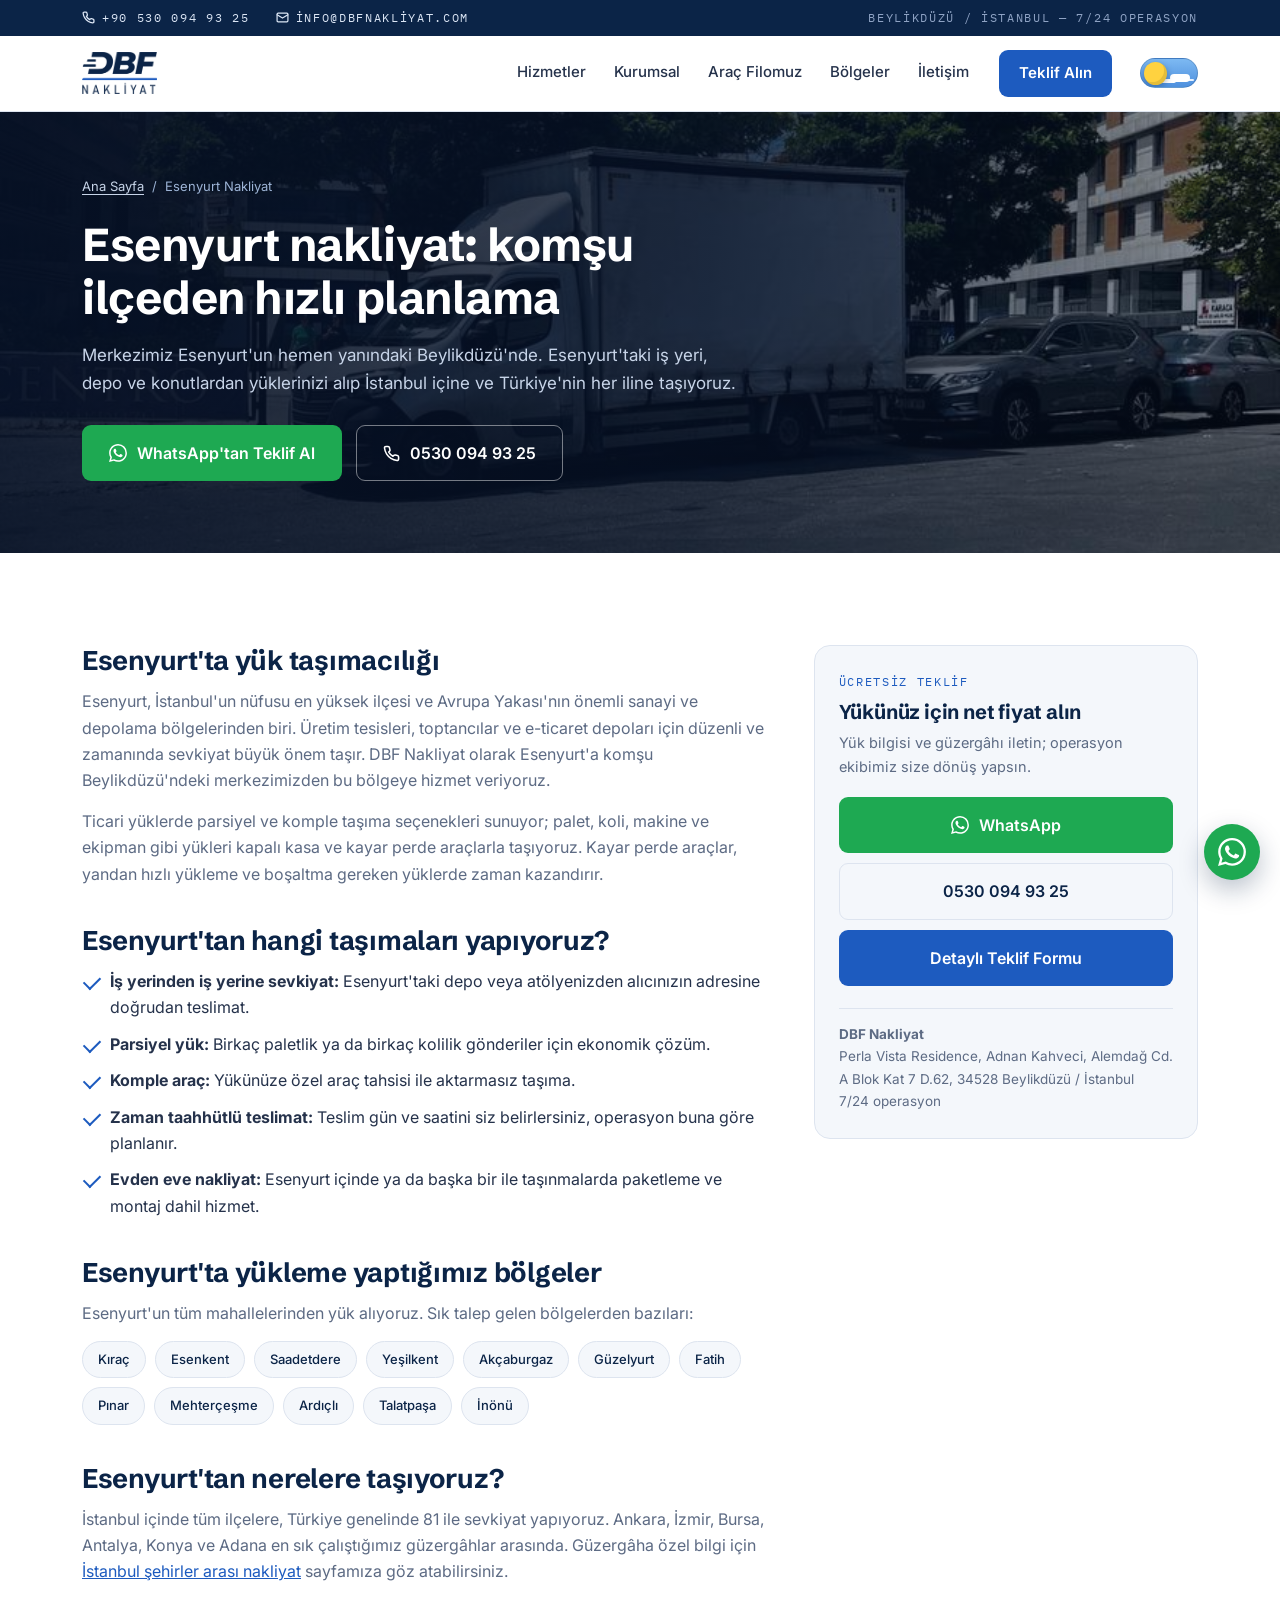
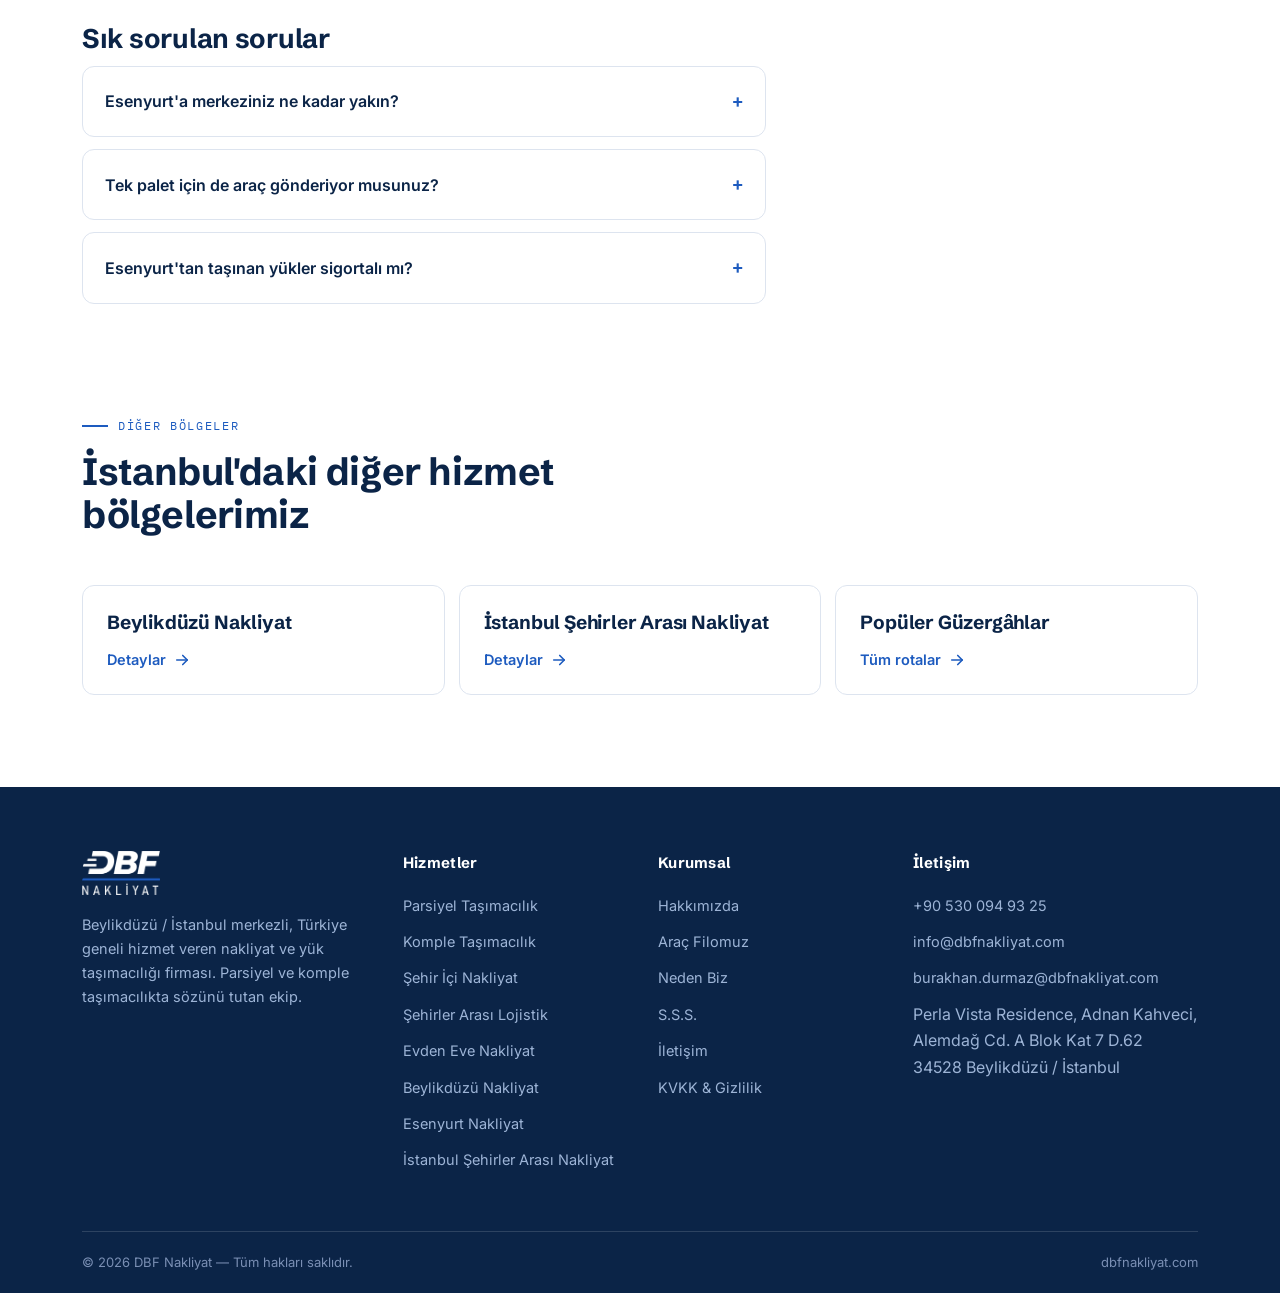
<file: esenyurt-nakliyat.html>
<!DOCTYPE html>
<html lang="tr">
<head>
<meta charset="UTF-8">
<meta name="viewport" content="width=device-width, initial-scale=1.0">
<title>Esenyurt Nakliyat | Parsiyel ve Komple Taşıma | DBF Nakliyat</title>
<meta name="description" content="Esenyurt nakliyat: komşu ilçe Beylikdüzü merkezli DBF Nakliyat ile parsiyel ve komple yük taşımacılığı, 81 ile sigortalı sevkiyat. 7/24: 0530 094 93 25">
<link rel="canonical" href="https://dbfnakliyat.com/esenyurt-nakliyat.html">
<meta name="robots" content="index, follow">
<meta name="geo.region" content="TR-34">
<meta name="geo.placename" content="Beylikdüzü, İstanbul">
<meta property="og:type" content="website">
<meta property="og:title" content="Esenyurt Nakliyat | Parsiyel ve Komple Taşıma | DBF Nakliyat">
<meta property="og:description" content="Esenyurt nakliyat: komşu ilçe Beylikdüzü merkezli DBF Nakliyat ile parsiyel ve komple yük taşımacılığı, 81 ile sigortalı sevkiyat. 7/24: 0530 094 93 25">
<meta property="og:url" content="https://dbfnakliyat.com/esenyurt-nakliyat.html">
<meta property="og:image" content="https://dbfnakliyat.com/og-banner.jpg">
<meta property="og:locale" content="tr_TR">
<meta name="twitter:card" content="summary_large_image">
<script type="application/ld+json">
{
 "@context": "https://schema.org",
 "@type": "Service",
 "name": "Esenyurt Nakliyat",
 "serviceType": "Esenyurt Nakliyat",
 "description": "Esenyurt nakliyat: komşu ilçe Beylikdüzü merkezli DBF Nakliyat ile parsiyel ve komple yük taşımacılığı, 81 ile sigortalı sevkiyat. 7/24: 0530 094 93 25",
 "url": "https://dbfnakliyat.com/esenyurt-nakliyat.html",
 "provider": {
  "@type": "MovingCompany",
  "@id": "https://dbfnakliyat.com/#firma",
  "name": "DBF Nakliyat",
  "telephone": "+905300949325",
  "url": "https://dbfnakliyat.com",
  "address": {
   "@type": "PostalAddress",
   "streetAddress": "Perla Vista Residence, Adnan Kahveci, Alemdağ Cd. A Blok Kat 7 Daire 62",
   "addressLocality": "Beylikdüzü",
   "addressRegion": "İstanbul",
   "postalCode": "34528",
   "addressCountry": "TR"
  }
 },
 "areaServed": {
  "@type": "City",
  "name": "İstanbul"
 }
}
</script>
<script type="application/ld+json">
{
 "@context": "https://schema.org",
 "@type": "BreadcrumbList",
 "itemListElement": [
  {
   "@type": "ListItem",
   "position": 1,
   "name": "Ana Sayfa",
   "item": "https://dbfnakliyat.com/"
  },
  {
   "@type": "ListItem",
   "position": 2,
   "name": "Esenyurt Nakliyat",
   "item": "https://dbfnakliyat.com/esenyurt-nakliyat.html"
  }
 ]
}
</script>
<script type="application/ld+json">
{
 "@context": "https://schema.org",
 "@type": "FAQPage",
 "mainEntity": [
  {
   "@type": "Question",
   "name": "Esenyurt'a merkeziniz ne kadar yakın?",
   "acceptedAnswer": {
    "@type": "Answer",
    "text": "Merkezimiz Esenyurt'a komşu Beylikdüzü ilçesinde, Adnan Kahveci Mahallesi'ndedir. Bu yakınlık, Esenyurt'taki yüklemelerde hızlı planlama yapmamızı sağlar."
   }
  },
  {
   "@type": "Question",
   "name": "Tek palet için de araç gönderiyor musunuz?",
   "acceptedAnswer": {
    "@type": "Answer",
    "text": "Evet. Parsiyel taşımacılıkta küçük hacimli yükler aynı güzergâhtaki diğer yüklerle birleştirilerek taşınır; tek palet ya da birkaç koli için de teklif alabilirsiniz."
   }
  },
  {
   "@type": "Question",
   "name": "Esenyurt'tan taşınan yükler sigortalı mı?",
   "acceptedAnswer": {
    "@type": "Answer",
    "text": "Evet. Tüm taşımalarımız, taşıma süresi boyunca sigorta güvencesi altındadır."
   }
  }
 ]
}
</script>
<link rel="manifest" href="manifest.json">
<meta name="theme-color" content="#0B2447">
<link rel="apple-touch-icon" href="icon-192.png">
<link rel="icon" type="image/png" href="favicon.png">
<link rel="preconnect" href="https://fonts.googleapis.com">
<link rel="preconnect" href="https://fonts.gstatic.com" crossorigin>
<link href="https://fonts.googleapis.com/css2?family=Schibsted+Grotesk:wght@500;600;700&family=Inter:wght@400;500;600&family=IBM+Plex+Mono:wght@500&display=swap" rel="stylesheet">
<link rel="stylesheet" href="style.css?v=40">
</head>
<body>
<div class="ilerleme" id="ilerleme" aria-hidden="true"></div>

<div class="topbar">
  <div class="in mono">
    <a href="tel:+905300949325">
      <svg width="13" height="13" viewBox="0 0 24 24" fill="none" stroke="currentColor" stroke-width="2.4" stroke-linecap="round" stroke-linejoin="round"><path d="M22 16.92v3a2 2 0 0 1-2.18 2 19.79 19.79 0 0 1-8.63-3.07 19.5 19.5 0 0 1-6-6 19.79 19.79 0 0 1-3.07-8.67A2 2 0 0 1 4.11 2h3a2 2 0 0 1 2 1.72c.13.96.36 1.9.7 2.81a2 2 0 0 1-.45 2.11L8.09 9.91a16 16 0 0 0 6 6l1.27-1.27a2 2 0 0 1 2.11-.45c.91.34 1.85.57 2.81.7A2 2 0 0 1 22 16.92z"/></svg>
      +90 530 094 93 25
    </a>
    <a href="mailto:info@dbfnakliyat.com">
      <svg width="13" height="13" viewBox="0 0 24 24" fill="none" stroke="currentColor" stroke-width="2.2" stroke-linecap="round" stroke-linejoin="round"><rect x="2" y="4" width="20" height="16" rx="2"/><path d="m22 7-10 6L2 7"/></svg>
      info@dbfnakliyat.com
    </a>
    <span class="sag">Beylikdüzü / İstanbul — 7/24 Operasyon</span>
  </div>
</div>

<header>
  <div class="nav">
    <a class="logo" href="index.html" aria-label="DBF Nakliyat ana sayfa">
      <img class="l-acik" src="logo-lacivert.png" alt="DBF Nakliyat">
      <img class="l-koyu" src="logo-beyaz.png" alt="DBF Nakliyat">
    </a>
    <nav class="menu" aria-label="Ana menü">
      <a href="index.html#hizmetler">Hizmetler</a>
      <a href="index.html#kurumsal">Kurumsal</a>
      <a href="index.html#filo">Araç Filomuz</a>
      <a href="index.html#bolgeler">Bölgeler</a>
      <a href="index.html#iletisim">İletişim</a>
    </nav>
    <a class="cta" href="index.html#iletisim">Teklif Alın</a>
    <button class="tema-anahtar" type="button" role="switch" aria-checked="false" onclick="temaDegistir()" aria-label="Karanlık modu aç/kapat">
      <span class="top"></span>
    </button>
    <button class="burger" aria-label="Menüyü aç" onclick="menuAc()">
      <span></span><span></span><span></span>
    </button>
  </div>
  <nav class="mobilmenu" id="mobilmenu" aria-label="Mobil menü">
    <a href="index.html">Ana Sayfa</a>
    <a href="index.html#hizmetler">Hizmetler</a>
    <a href="index.html#bolgeler">Hizmet Bölgeleri</a>
    <a href="index.html#iletisim">İletişim &amp; Teklif</a>
  </nav>
</header>

<main id="top">
  <div class="alt-hero">
    <div class="bg" style="background-image:url('arac-kayar-perde.jpg')" aria-hidden="true"></div>
    <div class="ort" aria-hidden="true"></div>
    <div class="wrap">
      <nav class="ekmek" aria-label="Sayfa yolu"><a href="index.html">Ana Sayfa</a><span>/</span><span>Esenyurt Nakliyat</span></nav>
      <h1>Esenyurt nakliyat: komşu ilçeden hızlı planlama</h1>
      <p>Merkezimiz Esenyurt'un hemen yanındaki Beylikdüzü'nde. Esenyurt'taki iş yeri, depo ve konutlardan yüklerinizi alıp İstanbul içine ve Türkiye'nin her iline taşıyoruz.</p>
      <div class="btns">
        <a class="btn btn-wa" href="https://wa.me/905300949325?text=Merhaba%2C%20Esenyurt%27tan%20nakliyat%20i%C3%A7in%20fiyat%20teklifi%20almak%20istiyorum." target="_blank" rel="noopener"><svg width="18" height="18" viewBox="0 0 24 24" fill="currentColor"><path d="M17.472 14.382c-.297-.149-1.758-.867-2.03-.967-.273-.099-.471-.148-.67.15-.197.297-.767.966-.94 1.164-.173.199-.347.223-.644.075-.297-.15-1.255-.463-2.39-1.475-.883-.788-1.48-1.761-1.653-2.059-.173-.297-.018-.458.13-.606.134-.133.298-.347.446-.52.149-.174.198-.298.298-.497.099-.198.05-.371-.025-.52-.075-.149-.669-1.612-.916-2.207-.242-.579-.487-.5-.669-.51-.173-.008-.371-.01-.57-.01-.198 0-.52.074-.792.372-.272.297-1.04 1.016-1.04 2.479 0 1.462 1.065 2.875 1.213 3.074.149.198 2.096 3.2 5.077 4.487.709.306 1.262.489 1.694.625.712.227 1.36.195 1.871.118.571-.085 1.758-.719 2.006-1.413.248-.694.248-1.289.173-1.413-.074-.124-.272-.198-.57-.347m-5.421 7.403h-.004a9.87 9.87 0 0 1-5.031-1.378l-.361-.214-3.741.982.998-3.648-.235-.374a9.86 9.86 0 0 1-1.51-5.26c.001-5.45 4.436-9.884 9.888-9.884 2.64 0 5.122 1.03 6.988 2.898a9.825 9.825 0 0 1 2.893 6.994c-.003 5.45-4.437 9.884-9.885 9.884m8.413-18.297A11.815 11.815 0 0 0 12.05 0C5.495 0 .16 5.335.157 11.892c0 2.096.547 4.142 1.588 5.945L.057 24l6.305-1.654a11.882 11.882 0 0 0 5.683 1.448h.005c6.554 0 11.89-5.335 11.893-11.893a11.821 11.821 0 0 0-3.48-8.413Z"/></svg> WhatsApp'tan Teklif Al</a>
        <a class="btn btn-cerceve" href="tel:+905300949325"><svg width="17" height="17" viewBox="0 0 24 24" fill="none" stroke="currentColor" stroke-width="2.2" stroke-linecap="round" stroke-linejoin="round"><path d="M22 16.92v3a2 2 0 0 1-2.18 2 19.79 19.79 0 0 1-8.63-3.07 19.5 19.5 0 0 1-6-6 19.79 19.79 0 0 1-3.07-8.67A2 2 0 0 1 4.11 2h3a2 2 0 0 1 2 1.72c.13.96.36 1.9.7 2.81a2 2 0 0 1-.45 2.11L8.09 9.91a16 16 0 0 0 6 6l1.27-1.27a2 2 0 0 1 2.11-.45c.91.34 1.85.57 2.81.7A2 2 0 0 1 22 16.92z"/></svg> 0530 094 93 25</a>
      </div>
    </div>
  </div>

  <section>
    <div class="wrap alt-icerik">
      <div class="reveal">
        <h2>Esenyurt'ta yük taşımacılığı</h2>
        <p>Esenyurt, İstanbul'un nüfusu en yüksek ilçesi ve Avrupa Yakası'nın önemli sanayi ve depolama bölgelerinden biri. Üretim tesisleri, toptancılar ve e-ticaret depoları için düzenli ve zamanında sevkiyat büyük önem taşır. DBF Nakliyat olarak Esenyurt'a komşu Beylikdüzü'ndeki merkezimizden bu bölgeye hizmet veriyoruz.</p>
        <p>Ticari yüklerde parsiyel ve komple taşıma seçenekleri sunuyor; palet, koli, makine ve ekipman gibi yükleri kapalı kasa ve kayar perde araçlarla taşıyoruz. Kayar perde araçlar, yandan hızlı yükleme ve boşaltma gereken yüklerde zaman kazandırır.</p>

        <h2>Esenyurt'tan hangi taşımaları yapıyoruz?</h2>
        <ul class="tik">
          <li><strong>İş yerinden iş yerine sevkiyat:</strong> Esenyurt'taki depo veya atölyenizden alıcınızın adresine doğrudan teslimat.</li>
          <li><strong>Parsiyel yük:</strong> Birkaç paletlik ya da birkaç kolilik gönderiler için ekonomik çözüm.</li>
          <li><strong>Komple araç:</strong> Yükünüze özel araç tahsisi ile aktarmasız taşıma.</li>
          <li><strong>Zaman taahhütlü teslimat:</strong> Teslim gün ve saatini siz belirlersiniz, operasyon buna göre planlanır.</li>
          <li><strong>Evden eve nakliyat:</strong> Esenyurt içinde ya da başka bir ile taşınmalarda paketleme ve montaj dahil hizmet.</li>
        </ul>

        <h2>Esenyurt'ta yükleme yaptığımız bölgeler</h2>
        <p>Esenyurt'un tüm mahallelerinden yük alıyoruz. Sık talep gelen bölgelerden bazıları:</p>
        <div class="chipler">
          <span class="chip">Kıraç</span><span class="chip">Esenkent</span><span class="chip">Saadetdere</span><span class="chip">Yeşilkent</span><span class="chip">Akçaburgaz</span><span class="chip">Güzelyurt</span><span class="chip">Fatih</span><span class="chip">Pınar</span><span class="chip">Mehterçeşme</span><span class="chip">Ardıçlı</span><span class="chip">Talatpaşa</span><span class="chip">İnönü</span>
        </div>

        <h2>Esenyurt'tan nerelere taşıyoruz?</h2>
        <p>İstanbul içinde tüm ilçelere, Türkiye genelinde 81 ile sevkiyat yapıyoruz. Ankara, İzmir, Bursa, Antalya, Konya ve Adana en sık çalıştığımız güzergâhlar arasında. Güzergâha özel bilgi için <a href="istanbul-sehirler-arasi-nakliyat.html" style="color:var(--mavi);text-decoration:underline">İstanbul şehirler arası nakliyat</a> sayfamıza göz atabilirsiniz.</p>

        <h2>Sık sorulan sorular</h2>
        <div class="sss-liste">
          <details class="sss reveal">
            <summary>Esenyurt'a merkeziniz ne kadar yakın?</summary>
            <div class="cevap">Merkezimiz Esenyurt'a komşu Beylikdüzü ilçesinde, Adnan Kahveci Mahallesi'ndedir. Bu yakınlık, Esenyurt'taki yüklemelerde hızlı planlama yapmamızı sağlar.</div>
          </details>
          <details class="sss reveal">
            <summary>Tek palet için de araç gönderiyor musunuz?</summary>
            <div class="cevap">Evet. Parsiyel taşımacılıkta küçük hacimli yükler aynı güzergâhtaki diğer yüklerle birleştirilerek taşınır; tek palet ya da birkaç koli için de teklif alabilirsiniz.</div>
          </details>
          <details class="sss reveal">
            <summary>Esenyurt'tan taşınan yükler sigortalı mı?</summary>
            <div class="cevap">Evet. Tüm taşımalarımız, taşıma süresi boyunca sigorta güvencesi altındadır.</div>
          </details>
        </div>
      </div>
      <aside class="yan-kart reveal">
        <span class="mono">Ücretsiz Teklif</span>
        <h3>Yükünüz için net fiyat alın</h3>
        <p>Yük bilgisi ve güzergâhı iletin; operasyon ekibimiz size dönüş yapsın.</p>
        <a class="btn btn-wa" href="https://wa.me/905300949325?text=Merhaba%2C%20Esenyurt%27tan%20nakliyat%20i%C3%A7in%20fiyat%20teklifi%20almak%20istiyorum." target="_blank" rel="noopener"><svg width="18" height="18" viewBox="0 0 24 24" fill="currentColor"><path d="M17.472 14.382c-.297-.149-1.758-.867-2.03-.967-.273-.099-.471-.148-.67.15-.197.297-.767.966-.94 1.164-.173.199-.347.223-.644.075-.297-.15-1.255-.463-2.39-1.475-.883-.788-1.48-1.761-1.653-2.059-.173-.297-.018-.458.13-.606.134-.133.298-.347.446-.52.149-.174.198-.298.298-.497.099-.198.05-.371-.025-.52-.075-.149-.669-1.612-.916-2.207-.242-.579-.487-.5-.669-.51-.173-.008-.371-.01-.57-.01-.198 0-.52.074-.792.372-.272.297-1.04 1.016-1.04 2.479 0 1.462 1.065 2.875 1.213 3.074.149.198 2.096 3.2 5.077 4.487.709.306 1.262.489 1.694.625.712.227 1.36.195 1.871.118.571-.085 1.758-.719 2.006-1.413.248-.694.248-1.289.173-1.413-.074-.124-.272-.198-.57-.347m-5.421 7.403h-.004a9.87 9.87 0 0 1-5.031-1.378l-.361-.214-3.741.982.998-3.648-.235-.374a9.86 9.86 0 0 1-1.51-5.26c.001-5.45 4.436-9.884 9.888-9.884 2.64 0 5.122 1.03 6.988 2.898a9.825 9.825 0 0 1 2.893 6.994c-.003 5.45-4.437 9.884-9.885 9.884m8.413-18.297A11.815 11.815 0 0 0 12.05 0C5.495 0 .16 5.335.157 11.892c0 2.096.547 4.142 1.588 5.945L.057 24l6.305-1.654a11.882 11.882 0 0 0 5.683 1.448h.005c6.554 0 11.89-5.335 11.893-11.893a11.821 11.821 0 0 0-3.48-8.413Z"/></svg> WhatsApp</a>
        <a class="btn btn-cerceve" href="tel:+905300949325">0530 094 93 25</a>
        <a class="btn btn-mavi" href="index.html#iletisim">Detaylı Teklif Formu</a>
        <div class="adres"><strong>DBF Nakliyat</strong><br>Perla Vista Residence, Adnan Kahveci, Alemdağ Cd. A Blok Kat 7 D.62, 34528 Beylikdüzü / İstanbul<br>7/24 operasyon</div>
      </aside>
    </div>
  </section>

  <section class="bolge" style="padding-top:0">
    <div class="wrap">
      <div class="baslik reveal">
        <span class="mono eyebrow">Diğer Bölgeler</span>
        <h2>İstanbul'daki diğer hizmet bölgelerimiz</h2>
      </div>
      <div class="diger-bolge">
        <a class="bolge-kart reveal" href="beylikduzu-nakliyat.html"><h3>Beylikdüzü Nakliyat</h3><span class="git">Detaylar <svg width="18" height="18" viewBox="0 0 24 24" fill="none" stroke="currentColor" stroke-width="2.2" stroke-linecap="round" stroke-linejoin="round"><path d="M5 12h14"/><path d="m13 6 6 6-6 6"/></svg></span></a>
        <a class="bolge-kart reveal" href="istanbul-sehirler-arasi-nakliyat.html"><h3>İstanbul Şehirler Arası Nakliyat</h3><span class="git">Detaylar <svg width="18" height="18" viewBox="0 0 24 24" fill="none" stroke="currentColor" stroke-width="2.2" stroke-linecap="round" stroke-linejoin="round"><path d="M5 12h14"/><path d="m13 6 6 6-6 6"/></svg></span></a>
        <a class="bolge-kart reveal" href="index.html#guzergahlar"><h3>Popüler Güzergâhlar</h3><span class="git">Tüm rotalar <svg width="18" height="18" viewBox="0 0 24 24" fill="none" stroke="currentColor" stroke-width="2.2" stroke-linecap="round" stroke-linejoin="round"><path d="M5 12h14"/><path d="m13 6 6 6-6 6"/></svg></span></a>
      </div>
    </div>
  </section>
</main>

<footer>
  <div class="wrap">
    <div class="f-grid">
      <div>
        <img class="f-logo" src="logo-beyaz.png" alt="DBF Nakliyat">
        <p>Beylikdüzü / İstanbul merkezli, Türkiye geneli hizmet veren nakliyat ve yük taşımacılığı firması. Parsiyel ve komple taşımacılıkta sözünü tutan ekip.</p>
      </div>
      <div>
        <h4>Hizmetler</h4>
        <ul>
          <li><a href="index.html#hizmetler">Parsiyel Taşımacılık</a></li>
          <li><a href="index.html#hizmetler">Komple Taşımacılık</a></li>
          <li><a href="index.html#hizmetler">Şehir İçi Nakliyat</a></li>
          <li><a href="index.html#hizmetler">Şehirler Arası Lojistik</a></li>
          <li><a href="index.html#hizmetler">Evden Eve Nakliyat</a></li>
          <li><a href="beylikduzu-nakliyat.html">Beylikdüzü Nakliyat</a></li>
          <li><a href="esenyurt-nakliyat.html">Esenyurt Nakliyat</a></li>
          <li><a href="istanbul-sehirler-arasi-nakliyat.html">İstanbul Şehirler Arası Nakliyat</a></li>
        </ul>
      </div>
      <div>
        <h4>Kurumsal</h4>
        <ul>
          <li><a href="index.html#kurumsal">Hakkımızda</a></li>
          <li><a href="index.html#filo">Araç Filomuz</a></li>
          <li><a href="index.html#neden">Neden Biz</a></li>
          <li><a href="index.html#sss">S.S.S.</a></li>
          <li><a href="index.html#iletisim">İletişim</a></li>
          <li><a href="kvkk.html">KVKK &amp; Gizlilik</a></li>
        </ul>
      </div>
      <div>
        <h4>İletişim</h4>
        <ul>
          <li><a href="tel:+905300949325">+90 530 094 93 25</a></li>
          <li><a href="mailto:info@dbfnakliyat.com">info@dbfnakliyat.com</a></li>
          <li><a href="mailto:burakhan.durmaz@dbfnakliyat.com">burakhan.durmaz@dbfnakliyat.com</a></li>
          <li>Perla Vista Residence, Adnan Kahveci, Alemdağ Cd. A Blok Kat 7 D.62<br>34528 Beylikdüzü / İstanbul</li>
        </ul>
      </div>
    </div>
    <div class="f-alt">
      <span>© 2026 DBF Nakliyat — Tüm hakları saklıdır.</span>
      <span>dbfnakliyat.com</span>
    </div>
  </div>
</footer>

<a class="fab" href="https://wa.me/905300949325?text=Merhaba%2C%20nakliyat%20i%C3%A7in%20bilgi%20almak%20istiyorum." target="_blank" rel="noopener" aria-label="WhatsApp ile yazın">
  <svg viewBox="0 0 24 24"><path d="M17.472 14.382c-.297-.149-1.758-.867-2.03-.967-.273-.099-.471-.148-.67.15-.197.297-.767.966-.94 1.164-.173.199-.347.223-.644.075-.297-.15-1.255-.463-2.39-1.475-.883-.788-1.48-1.761-1.653-2.059-.173-.297-.018-.458.13-.606.134-.133.298-.347.446-.52.149-.174.198-.298.298-.497.099-.198.05-.371-.025-.52-.075-.149-.669-1.612-.916-2.207-.242-.579-.487-.5-.669-.51-.173-.008-.371-.01-.57-.01-.198 0-.52.074-.792.372-.272.297-1.04 1.016-1.04 2.479 0 1.462 1.065 2.875 1.213 3.074.149.198 2.096 3.2 5.077 4.487.709.306 1.262.489 1.694.625.712.227 1.36.195 1.871.118.571-.085 1.758-.719 2.006-1.413.248-.694.248-1.289.173-1.413-.074-.124-.272-.198-.57-.347m-5.421 7.403h-.004a9.87 9.87 0 0 1-5.031-1.378l-.361-.214-3.741.982.998-3.648-.235-.374a9.86 9.86 0 0 1-1.51-5.26c.001-5.45 4.436-9.884 9.888-9.884 2.64 0 5.122 1.03 6.988 2.898a9.825 9.825 0 0 1 2.893 6.994c-.003 5.45-4.437 9.884-9.885 9.884m8.413-18.297A11.815 11.815 0 0 0 12.05 0C5.495 0 .16 5.335.157 11.892c0 2.096.547 4.142 1.588 5.945L.057 24l6.305-1.654a11.882 11.882 0 0 0 5.683 1.448h.005c6.554 0 11.89-5.335 11.893-11.893a11.821 11.821 0 0 0-3.48-8.413Z"/></svg>
</a>

<button class="yukari" id="yukari" type="button" aria-label="Sayfanın başına dön" onclick="yukariCik()">
  <svg width="19" height="19" viewBox="0 0 24 24" fill="none" stroke="currentColor" stroke-width="2.4" stroke-linecap="round" stroke-linejoin="round"><path d="m18 15-6-6-6 6"/></svg>
</button>

<div class="altbar">
  <div class="in">
    <a class="ara" href="tel:+905300949325">
      <svg width="17" height="17" viewBox="0 0 24 24" fill="none" stroke="currentColor" stroke-width="2.2" stroke-linecap="round" stroke-linejoin="round"><path d="M22 16.92v3a2 2 0 0 1-2.18 2 19.79 19.79 0 0 1-8.63-3.07 19.5 19.5 0 0 1-6-6 19.79 19.79 0 0 1-3.07-8.67A2 2 0 0 1 4.11 2h3a2 2 0 0 1 2 1.72c.13.96.36 1.9.7 2.81a2 2 0 0 1-.45 2.11L8.09 9.91a16 16 0 0 0 6 6l1.27-1.27a2 2 0 0 1 2.11-.45c.91.34 1.85.57 2.81.7A2 2 0 0 1 22 16.92z"/></svg>
      Hemen Ara
    </a>
    <a class="wa" href="https://wa.me/905300949325?text=Merhaba%2C%20nakliyat%20i%C3%A7in%20bilgi%20almak%20istiyorum." target="_blank" rel="noopener">
      <svg width="18" height="18" viewBox="0 0 24 24" fill="currentColor"><path d="M17.472 14.382c-.297-.149-1.758-.867-2.03-.967-.273-.099-.471-.148-.67.15-.197.297-.767.966-.94 1.164-.173.199-.347.223-.644.075-.297-.15-1.255-.463-2.39-1.475-.883-.788-1.48-1.761-1.653-2.059-.173-.297-.018-.458.13-.606.134-.133.298-.347.446-.52.149-.174.198-.298.298-.497.099-.198.05-.371-.025-.52-.075-.149-.669-1.612-.916-2.207-.242-.579-.487-.5-.669-.51-.173-.008-.371-.01-.57-.01-.198 0-.52.074-.792.372-.272.297-1.04 1.016-1.04 2.479 0 1.462 1.065 2.875 1.213 3.074.149.198 2.096 3.2 5.077 4.487.709.306 1.262.489 1.694.625.712.227 1.36.195 1.871.118.571-.085 1.758-.719 2.006-1.413.248-.694.248-1.289.173-1.413-.074-.124-.272-.198-.57-.347m-5.421 7.403h-.004a9.87 9.87 0 0 1-5.031-1.378l-.361-.214-3.741.982.998-3.648-.235-.374a9.86 9.86 0 0 1-1.51-5.26c.001-5.45 4.436-9.884 9.888-9.884 2.64 0 5.122 1.03 6.988 2.898a9.825 9.825 0 0 1 2.893 6.994c-.003 5.45-4.437 9.884-9.885 9.884m8.413-18.297A11.815 11.815 0 0 0 12.05 0C5.495 0 .16 5.335.157 11.892c0 2.096.547 4.142 1.588 5.945L.057 24l6.305-1.654a11.882 11.882 0 0 0 5.683 1.448h.005c6.554 0 11.89-5.335 11.893-11.893a11.821 11.821 0 0 0-3.48-8.413Z"/></svg>
      WhatsApp
    </a>
  </div>
</div>

<script src="app.js?v=40"></script>
</body>
</html>
</file>
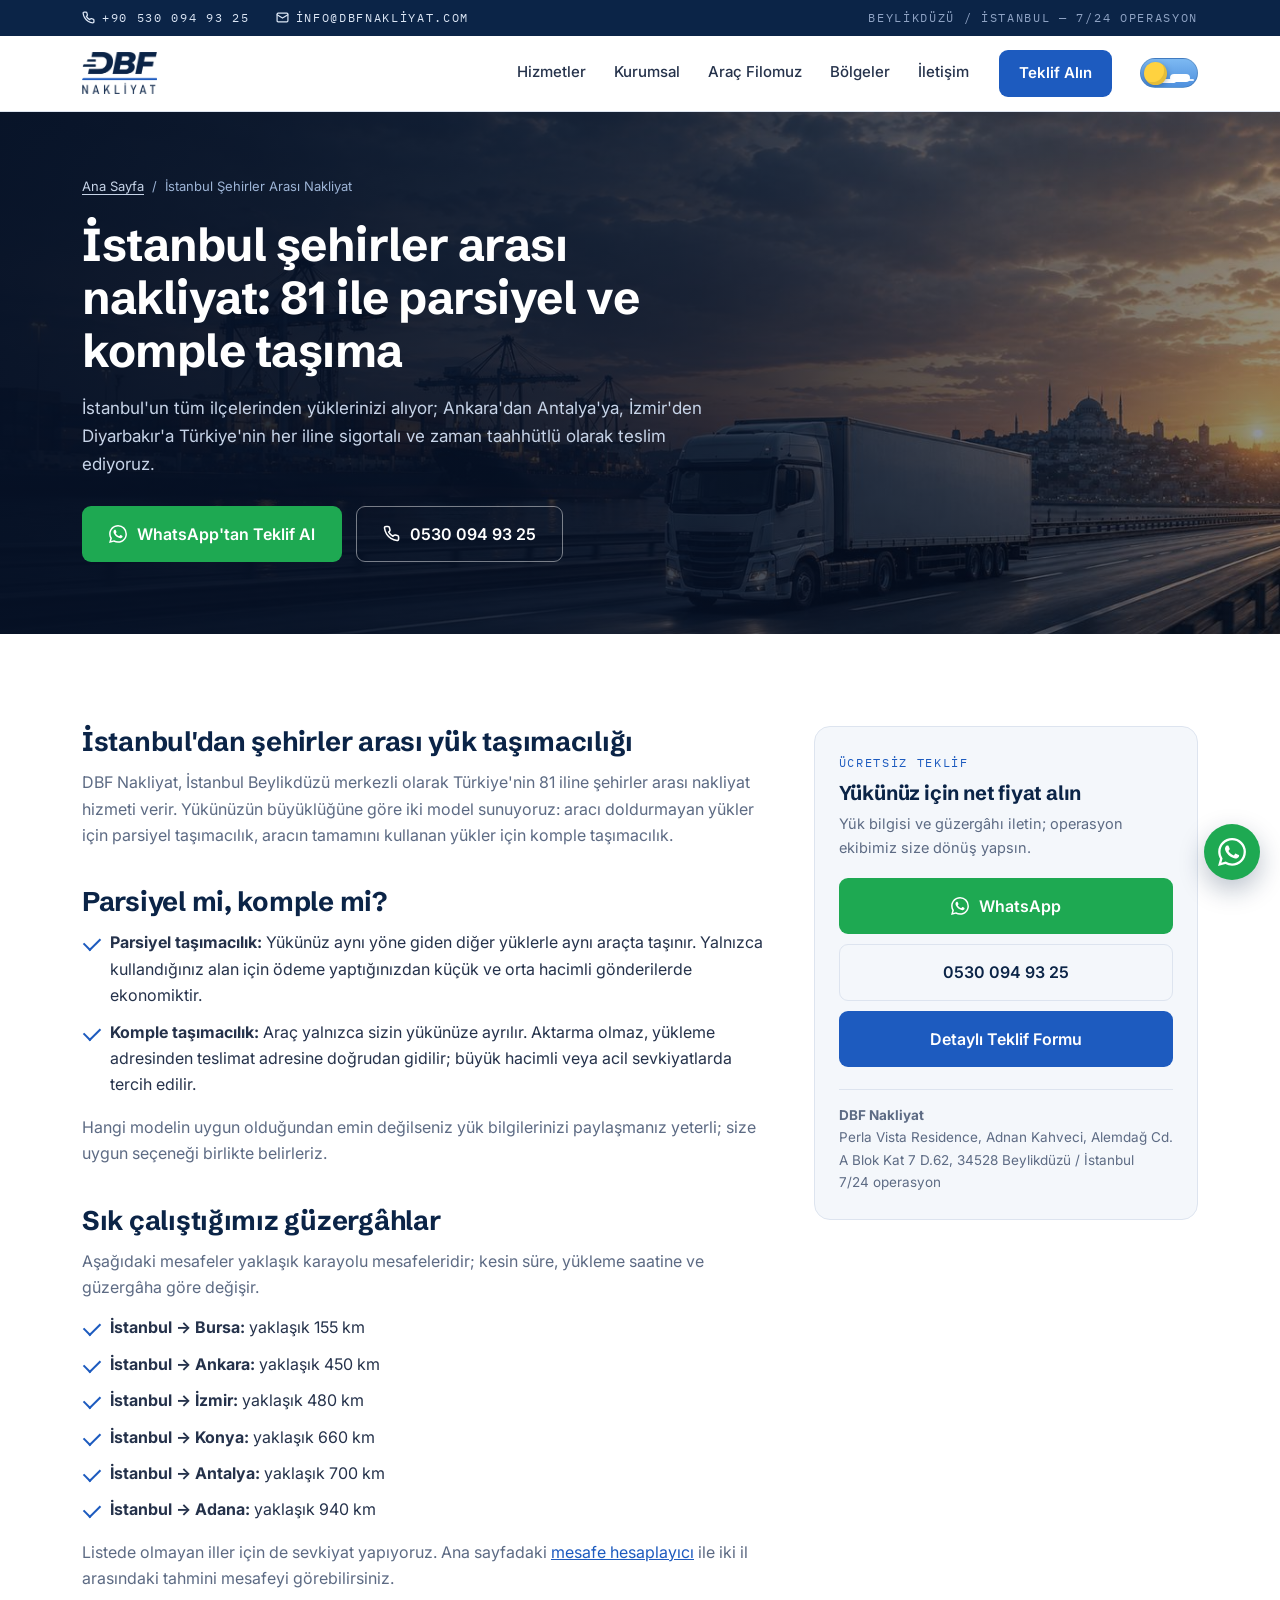
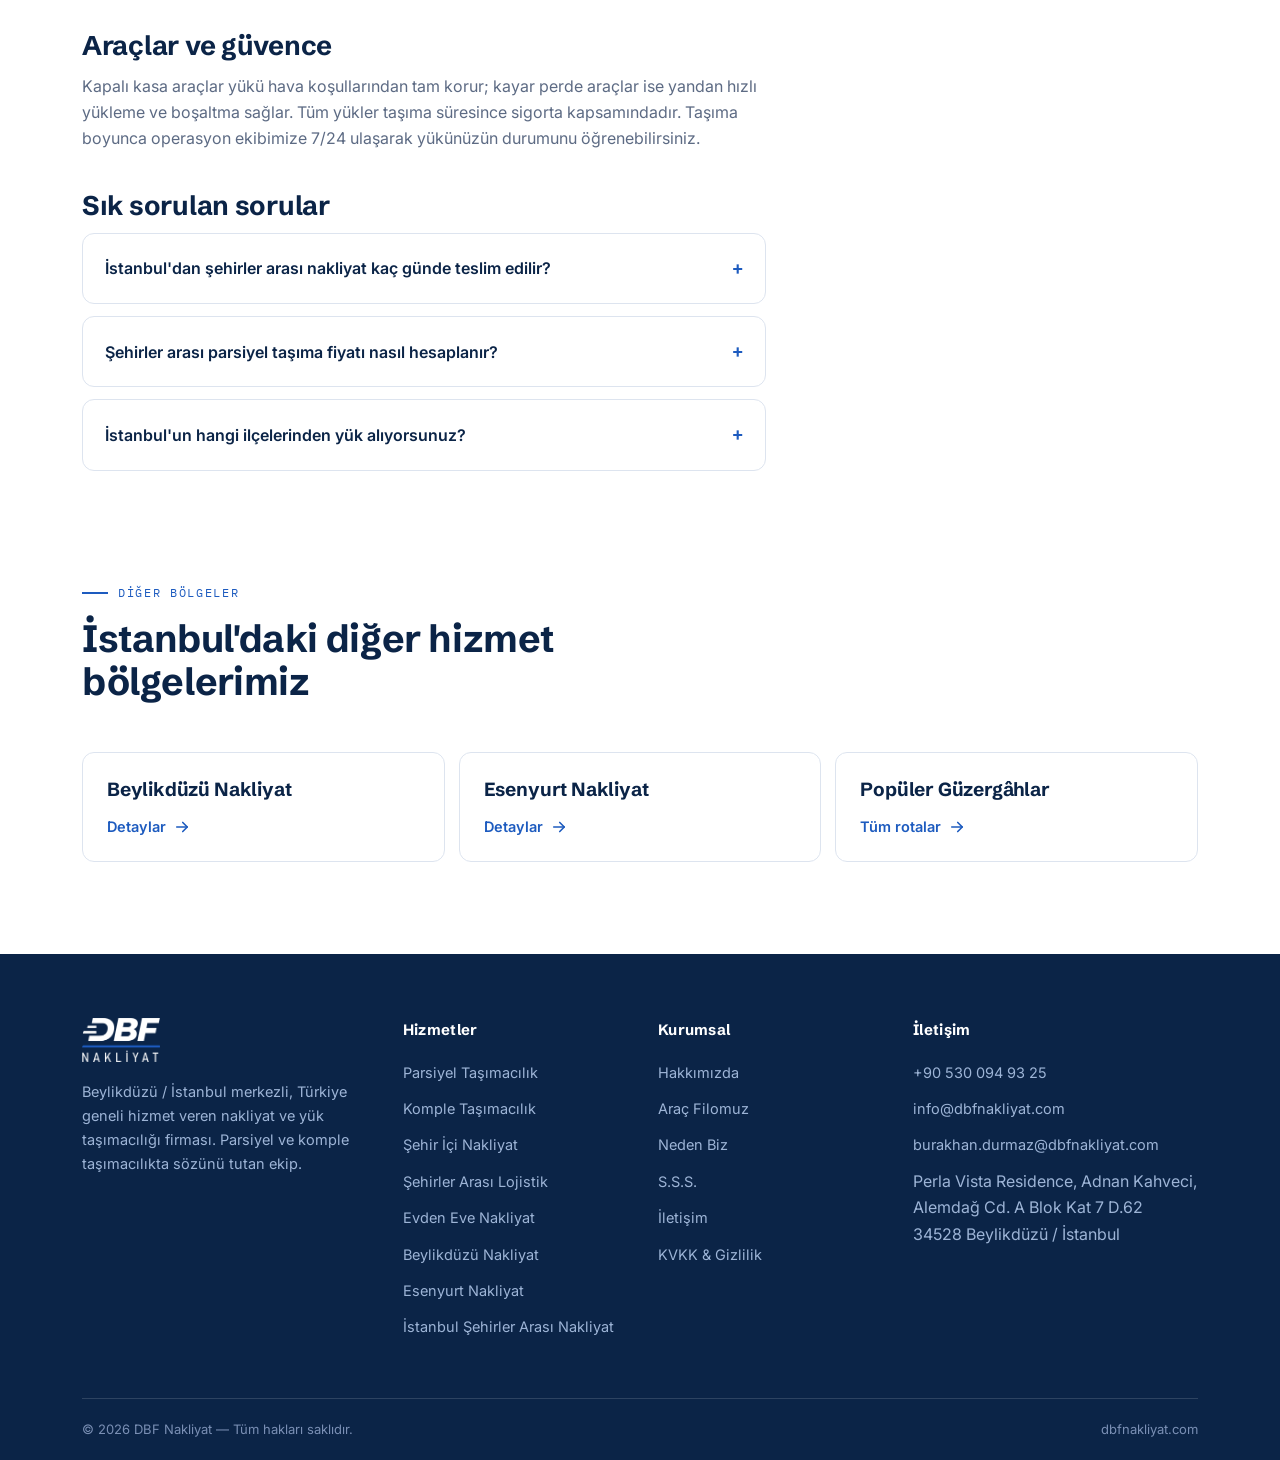
<file: istanbul-sehirler-arasi-nakliyat.html>
<!DOCTYPE html>
<html lang="tr">
<head>
<meta charset="UTF-8">
<meta name="viewport" content="width=device-width, initial-scale=1.0">
<title>İstanbul Şehirler Arası Nakliyat | 81 İle Taşıma | DBF Nakliyat</title>
<meta name="description" content="İstanbul'dan Ankara, İzmir, Bursa, Antalya ve 81 ile şehirler arası nakliyat. Parsiyel ve komple taşıma, sigortalı teslimat. 7/24: 0530 094 93 25">
<link rel="canonical" href="https://dbfnakliyat.com/istanbul-sehirler-arasi-nakliyat.html">
<meta name="robots" content="index, follow">
<meta name="geo.region" content="TR-34">
<meta name="geo.placename" content="Beylikdüzü, İstanbul">
<meta property="og:type" content="website">
<meta property="og:title" content="İstanbul Şehirler Arası Nakliyat | 81 İle Taşıma | DBF Nakliyat">
<meta property="og:description" content="İstanbul'dan Ankara, İzmir, Bursa, Antalya ve 81 ile şehirler arası nakliyat. Parsiyel ve komple taşıma, sigortalı teslimat. 7/24: 0530 094 93 25">
<meta property="og:url" content="https://dbfnakliyat.com/istanbul-sehirler-arasi-nakliyat.html">
<meta property="og:image" content="https://dbfnakliyat.com/og-banner.jpg">
<meta property="og:locale" content="tr_TR">
<meta name="twitter:card" content="summary_large_image">
<script type="application/ld+json">
{
 "@context": "https://schema.org",
 "@type": "Service",
 "name": "İstanbul Şehirler Arası Nakliyat",
 "serviceType": "İstanbul Şehirler Arası Nakliyat",
 "description": "İstanbul'dan Ankara, İzmir, Bursa, Antalya ve 81 ile şehirler arası nakliyat. Parsiyel ve komple taşıma, sigortalı teslimat. 7/24: 0530 094 93 25",
 "url": "https://dbfnakliyat.com/istanbul-sehirler-arasi-nakliyat.html",
 "provider": {
  "@type": "MovingCompany",
  "@id": "https://dbfnakliyat.com/#firma",
  "name": "DBF Nakliyat",
  "telephone": "+905300949325",
  "url": "https://dbfnakliyat.com",
  "address": {
   "@type": "PostalAddress",
   "streetAddress": "Perla Vista Residence, Adnan Kahveci, Alemdağ Cd. A Blok Kat 7 Daire 62",
   "addressLocality": "Beylikdüzü",
   "addressRegion": "İstanbul",
   "postalCode": "34528",
   "addressCountry": "TR"
  }
 },
 "areaServed": {
  "@type": "City",
  "name": "İstanbul"
 }
}
</script>
<script type="application/ld+json">
{
 "@context": "https://schema.org",
 "@type": "BreadcrumbList",
 "itemListElement": [
  {
   "@type": "ListItem",
   "position": 1,
   "name": "Ana Sayfa",
   "item": "https://dbfnakliyat.com/"
  },
  {
   "@type": "ListItem",
   "position": 2,
   "name": "İstanbul Şehirler Arası Nakliyat",
   "item": "https://dbfnakliyat.com/istanbul-sehirler-arasi-nakliyat.html"
  }
 ]
}
</script>
<script type="application/ld+json">
{
 "@context": "https://schema.org",
 "@type": "FAQPage",
 "mainEntity": [
  {
   "@type": "Question",
   "name": "İstanbul'dan şehirler arası nakliyat kaç günde teslim edilir?",
   "acceptedAnswer": {
    "@type": "Answer",
    "text": "Süre; teslimat iline, yükleme saatine ve taşıma modeline göre değişir. Komple taşımada araç doğrudan teslimat adresine gider; teslim günü ve saati teklif aşamasında netleştirilir."
   }
  },
  {
   "@type": "Question",
   "name": "Şehirler arası parsiyel taşıma fiyatı nasıl hesaplanır?",
   "acceptedAnswer": {
    "@type": "Answer",
    "text": "Yükün hacmi ve ağırlığı, güzergâh, araç tipi ve tarih bilgisine göre hesaplanır. Bilgileri ilettikten sonra net bir teklif sunulur."
   }
  },
  {
   "@type": "Question",
   "name": "İstanbul'un hangi ilçelerinden yük alıyorsunuz?",
   "acceptedAnswer": {
    "@type": "Answer",
    "text": "Beylikdüzü, Esenyurt, Avcılar, Büyükçekmece, Başakşehir ve Küçükçekmece başta olmak üzere İstanbul'un tüm ilçelerinden yükleme yapıyoruz."
   }
  }
 ]
}
</script>
<link rel="manifest" href="manifest.json">
<meta name="theme-color" content="#0B2447">
<link rel="apple-touch-icon" href="icon-192.png">
<link rel="icon" type="image/png" href="favicon.png">
<link rel="preconnect" href="https://fonts.googleapis.com">
<link rel="preconnect" href="https://fonts.gstatic.com" crossorigin>
<link href="https://fonts.googleapis.com/css2?family=Schibsted+Grotesk:wght@500;600;700&family=Inter:wght@400;500;600&family=IBM+Plex+Mono:wght@500&display=swap" rel="stylesheet">
<link rel="stylesheet" href="style.css?v=40">
</head>
<body>
<div class="ilerleme" id="ilerleme" aria-hidden="true"></div>

<div class="topbar">
  <div class="in mono">
    <a href="tel:+905300949325">
      <svg width="13" height="13" viewBox="0 0 24 24" fill="none" stroke="currentColor" stroke-width="2.4" stroke-linecap="round" stroke-linejoin="round"><path d="M22 16.92v3a2 2 0 0 1-2.18 2 19.79 19.79 0 0 1-8.63-3.07 19.5 19.5 0 0 1-6-6 19.79 19.79 0 0 1-3.07-8.67A2 2 0 0 1 4.11 2h3a2 2 0 0 1 2 1.72c.13.96.36 1.9.7 2.81a2 2 0 0 1-.45 2.11L8.09 9.91a16 16 0 0 0 6 6l1.27-1.27a2 2 0 0 1 2.11-.45c.91.34 1.85.57 2.81.7A2 2 0 0 1 22 16.92z"/></svg>
      +90 530 094 93 25
    </a>
    <a href="mailto:info@dbfnakliyat.com">
      <svg width="13" height="13" viewBox="0 0 24 24" fill="none" stroke="currentColor" stroke-width="2.2" stroke-linecap="round" stroke-linejoin="round"><rect x="2" y="4" width="20" height="16" rx="2"/><path d="m22 7-10 6L2 7"/></svg>
      info@dbfnakliyat.com
    </a>
    <span class="sag">Beylikdüzü / İstanbul — 7/24 Operasyon</span>
  </div>
</div>

<header>
  <div class="nav">
    <a class="logo" href="index.html" aria-label="DBF Nakliyat ana sayfa">
      <img class="l-acik" src="logo-lacivert.png" alt="DBF Nakliyat">
      <img class="l-koyu" src="logo-beyaz.png" alt="DBF Nakliyat">
    </a>
    <nav class="menu" aria-label="Ana menü">
      <a href="index.html#hizmetler">Hizmetler</a>
      <a href="index.html#kurumsal">Kurumsal</a>
      <a href="index.html#filo">Araç Filomuz</a>
      <a href="index.html#bolgeler">Bölgeler</a>
      <a href="index.html#iletisim">İletişim</a>
    </nav>
    <a class="cta" href="index.html#iletisim">Teklif Alın</a>
    <button class="tema-anahtar" type="button" role="switch" aria-checked="false" onclick="temaDegistir()" aria-label="Karanlık modu aç/kapat">
      <span class="top"></span>
    </button>
    <button class="burger" aria-label="Menüyü aç" onclick="menuAc()">
      <span></span><span></span><span></span>
    </button>
  </div>
  <nav class="mobilmenu" id="mobilmenu" aria-label="Mobil menü">
    <a href="index.html">Ana Sayfa</a>
    <a href="index.html#hizmetler">Hizmetler</a>
    <a href="index.html#bolgeler">Hizmet Bölgeleri</a>
    <a href="index.html#iletisim">İletişim &amp; Teklif</a>
  </nav>
</header>

<main id="top">
  <div class="alt-hero">
    <div class="bg" style="background-image:url('sehirler-arasi.jpg')" aria-hidden="true"></div>
    <div class="ort" aria-hidden="true"></div>
    <div class="wrap">
      <nav class="ekmek" aria-label="Sayfa yolu"><a href="index.html">Ana Sayfa</a><span>/</span><span>İstanbul Şehirler Arası Nakliyat</span></nav>
      <h1>İstanbul şehirler arası nakliyat: 81 ile parsiyel ve komple taşıma</h1>
      <p>İstanbul'un tüm ilçelerinden yüklerinizi alıyor; Ankara'dan Antalya'ya, İzmir'den Diyarbakır'a Türkiye'nin her iline sigortalı ve zaman taahhütlü olarak teslim ediyoruz.</p>
      <div class="btns">
        <a class="btn btn-wa" href="https://wa.me/905300949325?text=Merhaba%2C%20%C4%B0stanbul%20%C3%A7%C4%B1k%C4%B1%C5%9Fl%C4%B1%20%C5%9Fehirler%20aras%C4%B1%20nakliyat%20i%C3%A7in%20fiyat%20teklifi%20almak%20istiyorum." target="_blank" rel="noopener"><svg width="18" height="18" viewBox="0 0 24 24" fill="currentColor"><path d="M17.472 14.382c-.297-.149-1.758-.867-2.03-.967-.273-.099-.471-.148-.67.15-.197.297-.767.966-.94 1.164-.173.199-.347.223-.644.075-.297-.15-1.255-.463-2.39-1.475-.883-.788-1.48-1.761-1.653-2.059-.173-.297-.018-.458.13-.606.134-.133.298-.347.446-.52.149-.174.198-.298.298-.497.099-.198.05-.371-.025-.52-.075-.149-.669-1.612-.916-2.207-.242-.579-.487-.5-.669-.51-.173-.008-.371-.01-.57-.01-.198 0-.52.074-.792.372-.272.297-1.04 1.016-1.04 2.479 0 1.462 1.065 2.875 1.213 3.074.149.198 2.096 3.2 5.077 4.487.709.306 1.262.489 1.694.625.712.227 1.36.195 1.871.118.571-.085 1.758-.719 2.006-1.413.248-.694.248-1.289.173-1.413-.074-.124-.272-.198-.57-.347m-5.421 7.403h-.004a9.87 9.87 0 0 1-5.031-1.378l-.361-.214-3.741.982.998-3.648-.235-.374a9.86 9.86 0 0 1-1.51-5.26c.001-5.45 4.436-9.884 9.888-9.884 2.64 0 5.122 1.03 6.988 2.898a9.825 9.825 0 0 1 2.893 6.994c-.003 5.45-4.437 9.884-9.885 9.884m8.413-18.297A11.815 11.815 0 0 0 12.05 0C5.495 0 .16 5.335.157 11.892c0 2.096.547 4.142 1.588 5.945L.057 24l6.305-1.654a11.882 11.882 0 0 0 5.683 1.448h.005c6.554 0 11.89-5.335 11.893-11.893a11.821 11.821 0 0 0-3.48-8.413Z"/></svg> WhatsApp'tan Teklif Al</a>
        <a class="btn btn-cerceve" href="tel:+905300949325"><svg width="17" height="17" viewBox="0 0 24 24" fill="none" stroke="currentColor" stroke-width="2.2" stroke-linecap="round" stroke-linejoin="round"><path d="M22 16.92v3a2 2 0 0 1-2.18 2 19.79 19.79 0 0 1-8.63-3.07 19.5 19.5 0 0 1-6-6 19.79 19.79 0 0 1-3.07-8.67A2 2 0 0 1 4.11 2h3a2 2 0 0 1 2 1.72c.13.96.36 1.9.7 2.81a2 2 0 0 1-.45 2.11L8.09 9.91a16 16 0 0 0 6 6l1.27-1.27a2 2 0 0 1 2.11-.45c.91.34 1.85.57 2.81.7A2 2 0 0 1 22 16.92z"/></svg> 0530 094 93 25</a>
      </div>
    </div>
  </div>

  <section>
    <div class="wrap alt-icerik">
      <div class="reveal">
        <h2>İstanbul'dan şehirler arası yük taşımacılığı</h2>
        <p>DBF Nakliyat, İstanbul Beylikdüzü merkezli olarak Türkiye'nin 81 iline şehirler arası nakliyat hizmeti verir. Yükünüzün büyüklüğüne göre iki model sunuyoruz: aracı doldurmayan yükler için parsiyel taşımacılık, aracın tamamını kullanan yükler için komple taşımacılık.</p>

        <h2>Parsiyel mi, komple mi?</h2>
        <ul class="tik">
          <li><strong>Parsiyel taşımacılık:</strong> Yükünüz aynı yöne giden diğer yüklerle aynı araçta taşınır. Yalnızca kullandığınız alan için ödeme yaptığınızdan küçük ve orta hacimli gönderilerde ekonomiktir.</li>
          <li><strong>Komple taşımacılık:</strong> Araç yalnızca sizin yükünüze ayrılır. Aktarma olmaz, yükleme adresinden teslimat adresine doğrudan gidilir; büyük hacimli veya acil sevkiyatlarda tercih edilir.</li>
        </ul>
        <p>Hangi modelin uygun olduğundan emin değilseniz yük bilgilerinizi paylaşmanız yeterli; size uygun seçeneği birlikte belirleriz.</p>

        <h2>Sık çalıştığımız güzergâhlar</h2>
        <p>Aşağıdaki mesafeler yaklaşık karayolu mesafeleridir; kesin süre, yükleme saatine ve güzergâha göre değişir.</p>
        <ul class="tik">
          <li><strong>İstanbul → Bursa:</strong> yaklaşık 155 km</li>
          <li><strong>İstanbul → Ankara:</strong> yaklaşık 450 km</li>
          <li><strong>İstanbul → İzmir:</strong> yaklaşık 480 km</li>
          <li><strong>İstanbul → Konya:</strong> yaklaşık 660 km</li>
          <li><strong>İstanbul → Antalya:</strong> yaklaşık 700 km</li>
          <li><strong>İstanbul → Adana:</strong> yaklaşık 940 km</li>
        </ul>
        <p>Listede olmayan iller için de sevkiyat yapıyoruz. Ana sayfadaki <a href="index.html#top" style="color:var(--mavi);text-decoration:underline">mesafe hesaplayıcı</a> ile iki il arasındaki tahmini mesafeyi görebilirsiniz.</p>

        <h2>Araçlar ve güvence</h2>
        <p>Kapalı kasa araçlar yükü hava koşullarından tam korur; kayar perde araçlar ise yandan hızlı yükleme ve boşaltma sağlar. Tüm yükler taşıma süresince sigorta kapsamındadır. Taşıma boyunca operasyon ekibimize 7/24 ulaşarak yükünüzün durumunu öğrenebilirsiniz.</p>

        <h2>Sık sorulan sorular</h2>
        <div class="sss-liste">
          <details class="sss reveal">
            <summary>İstanbul'dan şehirler arası nakliyat kaç günde teslim edilir?</summary>
            <div class="cevap">Süre; teslimat iline, yükleme saatine ve taşıma modeline göre değişir. Komple taşımada araç doğrudan teslimat adresine gider; teslim günü ve saati teklif aşamasında netleştirilir.</div>
          </details>
          <details class="sss reveal">
            <summary>Şehirler arası parsiyel taşıma fiyatı nasıl hesaplanır?</summary>
            <div class="cevap">Yükün hacmi ve ağırlığı, güzergâh, araç tipi ve tarih bilgisine göre hesaplanır. Bilgileri ilettikten sonra net bir teklif sunulur.</div>
          </details>
          <details class="sss reveal">
            <summary>İstanbul'un hangi ilçelerinden yük alıyorsunuz?</summary>
            <div class="cevap">Beylikdüzü, Esenyurt, Avcılar, Büyükçekmece, Başakşehir ve Küçükçekmece başta olmak üzere İstanbul'un tüm ilçelerinden yükleme yapıyoruz.</div>
          </details>
        </div>
      </div>
      <aside class="yan-kart reveal">
        <span class="mono">Ücretsiz Teklif</span>
        <h3>Yükünüz için net fiyat alın</h3>
        <p>Yük bilgisi ve güzergâhı iletin; operasyon ekibimiz size dönüş yapsın.</p>
        <a class="btn btn-wa" href="https://wa.me/905300949325?text=Merhaba%2C%20%C4%B0stanbul%20%C3%A7%C4%B1k%C4%B1%C5%9Fl%C4%B1%20%C5%9Fehirler%20aras%C4%B1%20nakliyat%20i%C3%A7in%20fiyat%20teklifi%20almak%20istiyorum." target="_blank" rel="noopener"><svg width="18" height="18" viewBox="0 0 24 24" fill="currentColor"><path d="M17.472 14.382c-.297-.149-1.758-.867-2.03-.967-.273-.099-.471-.148-.67.15-.197.297-.767.966-.94 1.164-.173.199-.347.223-.644.075-.297-.15-1.255-.463-2.39-1.475-.883-.788-1.48-1.761-1.653-2.059-.173-.297-.018-.458.13-.606.134-.133.298-.347.446-.52.149-.174.198-.298.298-.497.099-.198.05-.371-.025-.52-.075-.149-.669-1.612-.916-2.207-.242-.579-.487-.5-.669-.51-.173-.008-.371-.01-.57-.01-.198 0-.52.074-.792.372-.272.297-1.04 1.016-1.04 2.479 0 1.462 1.065 2.875 1.213 3.074.149.198 2.096 3.2 5.077 4.487.709.306 1.262.489 1.694.625.712.227 1.36.195 1.871.118.571-.085 1.758-.719 2.006-1.413.248-.694.248-1.289.173-1.413-.074-.124-.272-.198-.57-.347m-5.421 7.403h-.004a9.87 9.87 0 0 1-5.031-1.378l-.361-.214-3.741.982.998-3.648-.235-.374a9.86 9.86 0 0 1-1.51-5.26c.001-5.45 4.436-9.884 9.888-9.884 2.64 0 5.122 1.03 6.988 2.898a9.825 9.825 0 0 1 2.893 6.994c-.003 5.45-4.437 9.884-9.885 9.884m8.413-18.297A11.815 11.815 0 0 0 12.05 0C5.495 0 .16 5.335.157 11.892c0 2.096.547 4.142 1.588 5.945L.057 24l6.305-1.654a11.882 11.882 0 0 0 5.683 1.448h.005c6.554 0 11.89-5.335 11.893-11.893a11.821 11.821 0 0 0-3.48-8.413Z"/></svg> WhatsApp</a>
        <a class="btn btn-cerceve" href="tel:+905300949325">0530 094 93 25</a>
        <a class="btn btn-mavi" href="index.html#iletisim">Detaylı Teklif Formu</a>
        <div class="adres"><strong>DBF Nakliyat</strong><br>Perla Vista Residence, Adnan Kahveci, Alemdağ Cd. A Blok Kat 7 D.62, 34528 Beylikdüzü / İstanbul<br>7/24 operasyon</div>
      </aside>
    </div>
  </section>

  <section class="bolge" style="padding-top:0">
    <div class="wrap">
      <div class="baslik reveal">
        <span class="mono eyebrow">Diğer Bölgeler</span>
        <h2>İstanbul'daki diğer hizmet bölgelerimiz</h2>
      </div>
      <div class="diger-bolge">
        <a class="bolge-kart reveal" href="beylikduzu-nakliyat.html"><h3>Beylikdüzü Nakliyat</h3><span class="git">Detaylar <svg width="18" height="18" viewBox="0 0 24 24" fill="none" stroke="currentColor" stroke-width="2.2" stroke-linecap="round" stroke-linejoin="round"><path d="M5 12h14"/><path d="m13 6 6 6-6 6"/></svg></span></a>
        <a class="bolge-kart reveal" href="esenyurt-nakliyat.html"><h3>Esenyurt Nakliyat</h3><span class="git">Detaylar <svg width="18" height="18" viewBox="0 0 24 24" fill="none" stroke="currentColor" stroke-width="2.2" stroke-linecap="round" stroke-linejoin="round"><path d="M5 12h14"/><path d="m13 6 6 6-6 6"/></svg></span></a>
        <a class="bolge-kart reveal" href="index.html#guzergahlar"><h3>Popüler Güzergâhlar</h3><span class="git">Tüm rotalar <svg width="18" height="18" viewBox="0 0 24 24" fill="none" stroke="currentColor" stroke-width="2.2" stroke-linecap="round" stroke-linejoin="round"><path d="M5 12h14"/><path d="m13 6 6 6-6 6"/></svg></span></a>
      </div>
    </div>
  </section>
</main>

<footer>
  <div class="wrap">
    <div class="f-grid">
      <div>
        <img class="f-logo" src="logo-beyaz.png" alt="DBF Nakliyat">
        <p>Beylikdüzü / İstanbul merkezli, Türkiye geneli hizmet veren nakliyat ve yük taşımacılığı firması. Parsiyel ve komple taşımacılıkta sözünü tutan ekip.</p>
      </div>
      <div>
        <h4>Hizmetler</h4>
        <ul>
          <li><a href="index.html#hizmetler">Parsiyel Taşımacılık</a></li>
          <li><a href="index.html#hizmetler">Komple Taşımacılık</a></li>
          <li><a href="index.html#hizmetler">Şehir İçi Nakliyat</a></li>
          <li><a href="index.html#hizmetler">Şehirler Arası Lojistik</a></li>
          <li><a href="index.html#hizmetler">Evden Eve Nakliyat</a></li>
          <li><a href="beylikduzu-nakliyat.html">Beylikdüzü Nakliyat</a></li>
          <li><a href="esenyurt-nakliyat.html">Esenyurt Nakliyat</a></li>
          <li><a href="istanbul-sehirler-arasi-nakliyat.html">İstanbul Şehirler Arası Nakliyat</a></li>
        </ul>
      </div>
      <div>
        <h4>Kurumsal</h4>
        <ul>
          <li><a href="index.html#kurumsal">Hakkımızda</a></li>
          <li><a href="index.html#filo">Araç Filomuz</a></li>
          <li><a href="index.html#neden">Neden Biz</a></li>
          <li><a href="index.html#sss">S.S.S.</a></li>
          <li><a href="index.html#iletisim">İletişim</a></li>
          <li><a href="kvkk.html">KVKK &amp; Gizlilik</a></li>
        </ul>
      </div>
      <div>
        <h4>İletişim</h4>
        <ul>
          <li><a href="tel:+905300949325">+90 530 094 93 25</a></li>
          <li><a href="mailto:info@dbfnakliyat.com">info@dbfnakliyat.com</a></li>
          <li><a href="mailto:burakhan.durmaz@dbfnakliyat.com">burakhan.durmaz@dbfnakliyat.com</a></li>
          <li>Perla Vista Residence, Adnan Kahveci, Alemdağ Cd. A Blok Kat 7 D.62<br>34528 Beylikdüzü / İstanbul</li>
        </ul>
      </div>
    </div>
    <div class="f-alt">
      <span>© 2026 DBF Nakliyat — Tüm hakları saklıdır.</span>
      <span>dbfnakliyat.com</span>
    </div>
  </div>
</footer>

<a class="fab" href="https://wa.me/905300949325?text=Merhaba%2C%20nakliyat%20i%C3%A7in%20bilgi%20almak%20istiyorum." target="_blank" rel="noopener" aria-label="WhatsApp ile yazın">
  <svg viewBox="0 0 24 24"><path d="M17.472 14.382c-.297-.149-1.758-.867-2.03-.967-.273-.099-.471-.148-.67.15-.197.297-.767.966-.94 1.164-.173.199-.347.223-.644.075-.297-.15-1.255-.463-2.39-1.475-.883-.788-1.48-1.761-1.653-2.059-.173-.297-.018-.458.13-.606.134-.133.298-.347.446-.52.149-.174.198-.298.298-.497.099-.198.05-.371-.025-.52-.075-.149-.669-1.612-.916-2.207-.242-.579-.487-.5-.669-.51-.173-.008-.371-.01-.57-.01-.198 0-.52.074-.792.372-.272.297-1.04 1.016-1.04 2.479 0 1.462 1.065 2.875 1.213 3.074.149.198 2.096 3.2 5.077 4.487.709.306 1.262.489 1.694.625.712.227 1.36.195 1.871.118.571-.085 1.758-.719 2.006-1.413.248-.694.248-1.289.173-1.413-.074-.124-.272-.198-.57-.347m-5.421 7.403h-.004a9.87 9.87 0 0 1-5.031-1.378l-.361-.214-3.741.982.998-3.648-.235-.374a9.86 9.86 0 0 1-1.51-5.26c.001-5.45 4.436-9.884 9.888-9.884 2.64 0 5.122 1.03 6.988 2.898a9.825 9.825 0 0 1 2.893 6.994c-.003 5.45-4.437 9.884-9.885 9.884m8.413-18.297A11.815 11.815 0 0 0 12.05 0C5.495 0 .16 5.335.157 11.892c0 2.096.547 4.142 1.588 5.945L.057 24l6.305-1.654a11.882 11.882 0 0 0 5.683 1.448h.005c6.554 0 11.89-5.335 11.893-11.893a11.821 11.821 0 0 0-3.48-8.413Z"/></svg>
</a>

<button class="yukari" id="yukari" type="button" aria-label="Sayfanın başına dön" onclick="yukariCik()">
  <svg width="19" height="19" viewBox="0 0 24 24" fill="none" stroke="currentColor" stroke-width="2.4" stroke-linecap="round" stroke-linejoin="round"><path d="m18 15-6-6-6 6"/></svg>
</button>

<div class="altbar">
  <div class="in">
    <a class="ara" href="tel:+905300949325">
      <svg width="17" height="17" viewBox="0 0 24 24" fill="none" stroke="currentColor" stroke-width="2.2" stroke-linecap="round" stroke-linejoin="round"><path d="M22 16.92v3a2 2 0 0 1-2.18 2 19.79 19.79 0 0 1-8.63-3.07 19.5 19.5 0 0 1-6-6 19.79 19.79 0 0 1-3.07-8.67A2 2 0 0 1 4.11 2h3a2 2 0 0 1 2 1.72c.13.96.36 1.9.7 2.81a2 2 0 0 1-.45 2.11L8.09 9.91a16 16 0 0 0 6 6l1.27-1.27a2 2 0 0 1 2.11-.45c.91.34 1.85.57 2.81.7A2 2 0 0 1 22 16.92z"/></svg>
      Hemen Ara
    </a>
    <a class="wa" href="https://wa.me/905300949325?text=Merhaba%2C%20nakliyat%20i%C3%A7in%20bilgi%20almak%20istiyorum." target="_blank" rel="noopener">
      <svg width="18" height="18" viewBox="0 0 24 24" fill="currentColor"><path d="M17.472 14.382c-.297-.149-1.758-.867-2.03-.967-.273-.099-.471-.148-.67.15-.197.297-.767.966-.94 1.164-.173.199-.347.223-.644.075-.297-.15-1.255-.463-2.39-1.475-.883-.788-1.48-1.761-1.653-2.059-.173-.297-.018-.458.13-.606.134-.133.298-.347.446-.52.149-.174.198-.298.298-.497.099-.198.05-.371-.025-.52-.075-.149-.669-1.612-.916-2.207-.242-.579-.487-.5-.669-.51-.173-.008-.371-.01-.57-.01-.198 0-.52.074-.792.372-.272.297-1.04 1.016-1.04 2.479 0 1.462 1.065 2.875 1.213 3.074.149.198 2.096 3.2 5.077 4.487.709.306 1.262.489 1.694.625.712.227 1.36.195 1.871.118.571-.085 1.758-.719 2.006-1.413.248-.694.248-1.289.173-1.413-.074-.124-.272-.198-.57-.347m-5.421 7.403h-.004a9.87 9.87 0 0 1-5.031-1.378l-.361-.214-3.741.982.998-3.648-.235-.374a9.86 9.86 0 0 1-1.51-5.26c.001-5.45 4.436-9.884 9.888-9.884 2.64 0 5.122 1.03 6.988 2.898a9.825 9.825 0 0 1 2.893 6.994c-.003 5.45-4.437 9.884-9.885 9.884m8.413-18.297A11.815 11.815 0 0 0 12.05 0C5.495 0 .16 5.335.157 11.892c0 2.096.547 4.142 1.588 5.945L.057 24l6.305-1.654a11.882 11.882 0 0 0 5.683 1.448h.005c6.554 0 11.89-5.335 11.893-11.893a11.821 11.821 0 0 0-3.48-8.413Z"/></svg>
      WhatsApp
    </a>
  </div>
</div>

<script src="app.js?v=40"></script>
</body>
</html>
</file>
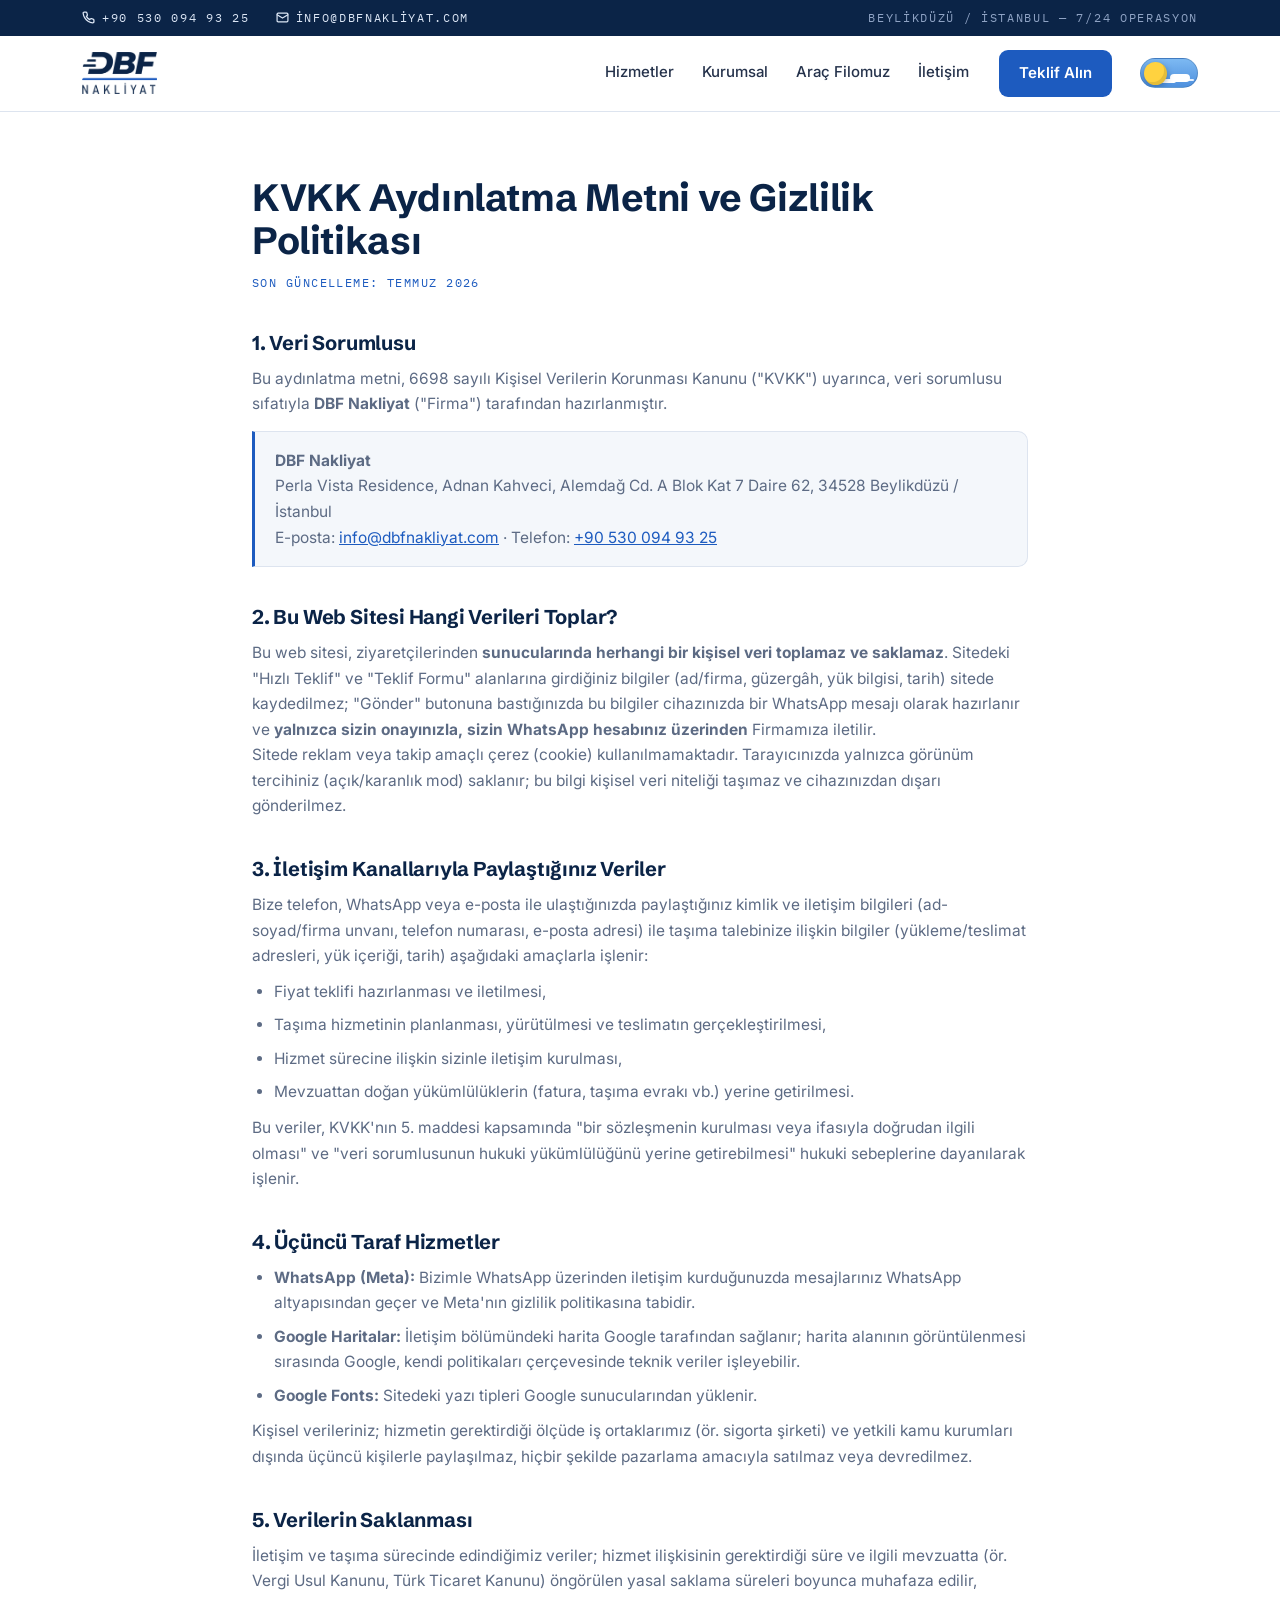
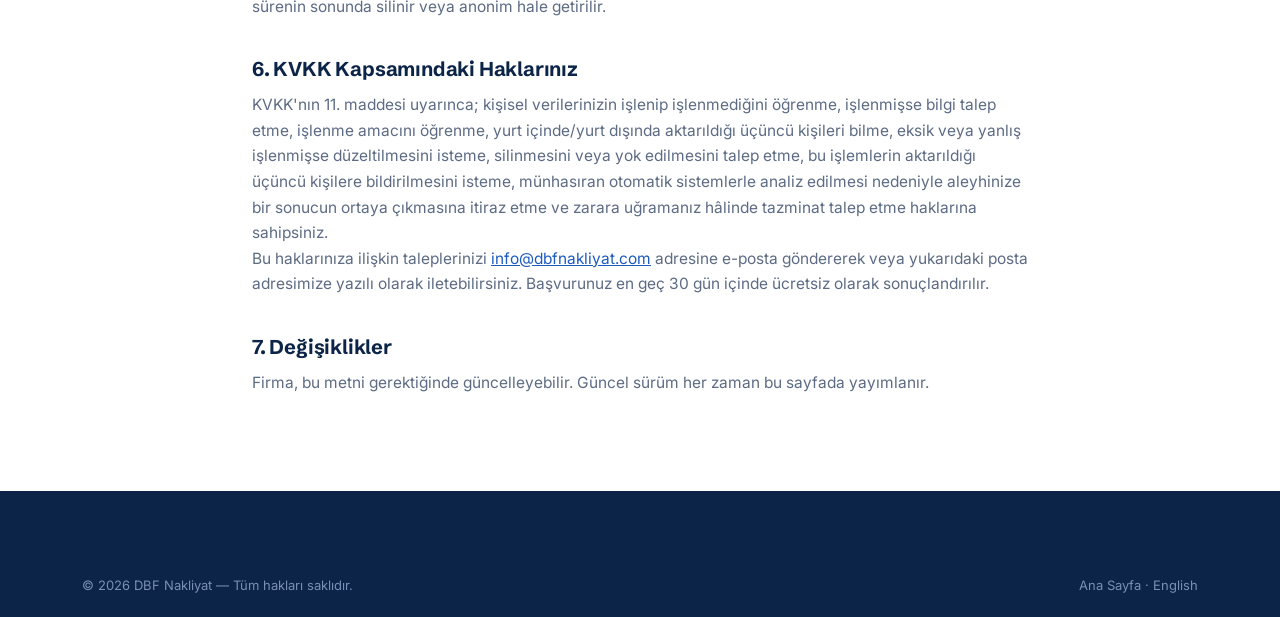
<file: kvkk.html>
<!DOCTYPE html>
<html lang="tr">
<head>
<meta charset="UTF-8">
<meta name="viewport" content="width=device-width, initial-scale=1.0">
<title>KVKK Aydınlatma Metni ve Gizlilik Politikası — DBF Nakliyat</title>
<meta name="description" content="DBF Nakliyat kişisel verilerin korunması (KVKK) aydınlatma metni ve gizlilik politikası.">
<meta name="robots" content="index, follow">
<link rel="canonical" href="https://dbfnakliyat.com/kvkk.html">
<link rel="icon" type="image/png" href="favicon.png">
<link rel="manifest" href="manifest.json">
<meta name="theme-color" content="#0B2447">
<link rel="preconnect" href="https://fonts.googleapis.com">
<link rel="preconnect" href="https://fonts.gstatic.com" crossorigin>
<link href="https://fonts.googleapis.com/css2?family=Schibsted+Grotesk:wght@500;600;700&family=Inter:wght@400;500;600&family=IBM+Plex+Mono:wght@500&display=swap" rel="stylesheet">
<link rel="stylesheet" href="style.css?v=40">
<style>
  .yasal{max-width:820px;margin:0 auto;padding:64px 22px 96px}
  .yasal h1{font-size:clamp(26px,4vw,38px);margin-bottom:10px}
  .yasal .tarih{font-family:'IBM Plex Mono',monospace;font-size:12px;letter-spacing:.12em;text-transform:uppercase;color:var(--mavi);margin-bottom:36px;display:block}
  .yasal h2{font-size:20px;margin:38px 0 12px}
  .yasal p,.yasal li{color:var(--gri);font-size:15.5px}
  .yasal ul{margin:10px 0 10px 22px}
  .yasal li{margin-bottom:8px}
  .yasal a{color:var(--mavi);text-decoration:underline}
  .yasal .kutu{border:1px solid var(--cizgi);border-left:3px solid var(--mavi);border-radius:0 10px 10px 0;background:var(--zemin-soft);padding:16px 20px;margin:14px 0}
  [data-tema="koyu"] .yasal .kutu{background:#101F39}
</style>
</head>
<body>

<div class="topbar">
  <div class="in mono">
    <a href="tel:+905300949325">
      <svg width="13" height="13" viewBox="0 0 24 24" fill="none" stroke="currentColor" stroke-width="2.4" stroke-linecap="round" stroke-linejoin="round"><path d="M22 16.92v3a2 2 0 0 1-2.18 2 19.79 19.79 0 0 1-8.63-3.07 19.5 19.5 0 0 1-6-6 19.79 19.79 0 0 1-3.07-8.67A2 2 0 0 1 4.11 2h3a2 2 0 0 1 2 1.72c.13.96.36 1.9.7 2.81a2 2 0 0 1-.45 2.11L8.09 9.91a16 16 0 0 0 6 6l1.27-1.27a2 2 0 0 1 2.11-.45c.91.34 1.85.57 2.81.7A2 2 0 0 1 22 16.92z"/></svg>
      +90 530 094 93 25
    </a>
    <a href="mailto:info@dbfnakliyat.com">
      <svg width="13" height="13" viewBox="0 0 24 24" fill="none" stroke="currentColor" stroke-width="2.2" stroke-linecap="round" stroke-linejoin="round"><rect x="2" y="4" width="20" height="16" rx="2"/><path d="m22 7-10 6L2 7"/></svg>
      info@dbfnakliyat.com
    </a>
    <span class="sag">Beylikdüzü / İstanbul — 7/24 Operasyon</span>
  </div>
</div>

<header>
  <div class="nav">
    <a class="logo" href="index.html" aria-label="DBF Nakliyat ana sayfa">
      <img class="l-acik" src="logo-lacivert.png" alt="DBF Nakliyat">
      <img class="l-koyu" src="logo-beyaz.png" alt="DBF Nakliyat">
    </a>
    <nav class="menu" aria-label="Ana menü">
      <a href="index.html#hizmetler">Hizmetler</a>
      <a href="index.html#kurumsal">Kurumsal</a>
      <a href="index.html#filo">Araç Filomuz</a>
      <a href="index.html#iletisim">İletişim</a>
    </nav>
    <a class="cta" href="index.html#iletisim">Teklif Alın</a>
    <a class="dil-rozet" href="index.html" aria-label="Ana sayfaya dön">ANA SAYFA</a>
    <button class="tema-anahtar" type="button" role="switch" aria-checked="false" onclick="temaDegistir()" aria-label="Karanlık modu aç/kapat">
      <span class="top"></span>
    </button>
  </div>
</header>

<main class="yasal">
  <h1>KVKK Aydınlatma Metni ve Gizlilik Politikası</h1>
  <span class="tarih">Son güncelleme: Temmuz 2026</span>

  <h2>1. Veri Sorumlusu</h2>
  <p>Bu aydınlatma metni, 6698 sayılı Kişisel Verilerin Korunması Kanunu ("KVKK") uyarınca, veri sorumlusu sıfatıyla <strong>DBF Nakliyat</strong> ("Firma") tarafından hazırlanmıştır.</p>
  <div class="kutu">
    <p><strong>DBF Nakliyat</strong><br>
    Perla Vista Residence, Adnan Kahveci, Alemdağ Cd. A Blok Kat 7 Daire 62, 34528 Beylikdüzü / İstanbul<br>
    E-posta: <a href="mailto:info@dbfnakliyat.com">info@dbfnakliyat.com</a> · Telefon: <a href="tel:+905300949325">+90 530 094 93 25</a></p>
  </div>

  <h2>2. Bu Web Sitesi Hangi Verileri Toplar?</h2>
  <p>Bu web sitesi, ziyaretçilerinden <strong>sunucularında herhangi bir kişisel veri toplamaz ve saklamaz</strong>. Sitedeki "Hızlı Teklif" ve "Teklif Formu" alanlarına girdiğiniz bilgiler (ad/firma, güzergâh, yük bilgisi, tarih) sitede kaydedilmez; "Gönder" butonuna bastığınızda bu bilgiler cihazınızda bir WhatsApp mesajı olarak hazırlanır ve <strong>yalnızca sizin onayınızla, sizin WhatsApp hesabınız üzerinden</strong> Firmamıza iletilir.</p>
  <p>Sitede reklam veya takip amaçlı çerez (cookie) kullanılmamaktadır. Tarayıcınızda yalnızca görünüm tercihiniz (açık/karanlık mod) saklanır; bu bilgi kişisel veri niteliği taşımaz ve cihazınızdan dışarı gönderilmez.</p>

  <h2>3. İletişim Kanallarıyla Paylaştığınız Veriler</h2>
  <p>Bize telefon, WhatsApp veya e-posta ile ulaştığınızda paylaştığınız kimlik ve iletişim bilgileri (ad-soyad/firma unvanı, telefon numarası, e-posta adresi) ile taşıma talebinize ilişkin bilgiler (yükleme/teslimat adresleri, yük içeriği, tarih) aşağıdaki amaçlarla işlenir:</p>
  <ul>
    <li>Fiyat teklifi hazırlanması ve iletilmesi,</li>
    <li>Taşıma hizmetinin planlanması, yürütülmesi ve teslimatın gerçekleştirilmesi,</li>
    <li>Hizmet sürecine ilişkin sizinle iletişim kurulması,</li>
    <li>Mevzuattan doğan yükümlülüklerin (fatura, taşıma evrakı vb.) yerine getirilmesi.</li>
  </ul>
  <p>Bu veriler, KVKK'nın 5. maddesi kapsamında "bir sözleşmenin kurulması veya ifasıyla doğrudan ilgili olması" ve "veri sorumlusunun hukuki yükümlülüğünü yerine getirebilmesi" hukuki sebeplerine dayanılarak işlenir.</p>

  <h2>4. Üçüncü Taraf Hizmetler</h2>
  <ul>
    <li><strong>WhatsApp (Meta):</strong> Bizimle WhatsApp üzerinden iletişim kurduğunuzda mesajlarınız WhatsApp altyapısından geçer ve Meta'nın gizlilik politikasına tabidir.</li>
    <li><strong>Google Haritalar:</strong> İletişim bölümündeki harita Google tarafından sağlanır; harita alanının görüntülenmesi sırasında Google, kendi politikaları çerçevesinde teknik veriler işleyebilir.</li>
    <li><strong>Google Fonts:</strong> Sitedeki yazı tipleri Google sunucularından yüklenir.</li>
  </ul>
  <p>Kişisel verileriniz; hizmetin gerektirdiği ölçüde iş ortaklarımız (ör. sigorta şirketi) ve yetkili kamu kurumları dışında üçüncü kişilerle paylaşılmaz, hiçbir şekilde pazarlama amacıyla satılmaz veya devredilmez.</p>

  <h2>5. Verilerin Saklanması</h2>
  <p>İletişim ve taşıma sürecinde edindiğimiz veriler; hizmet ilişkisinin gerektirdiği süre ve ilgili mevzuatta (ör. Vergi Usul Kanunu, Türk Ticaret Kanunu) öngörülen yasal saklama süreleri boyunca muhafaza edilir, sürenin sonunda silinir veya anonim hale getirilir.</p>

  <h2>6. KVKK Kapsamındaki Haklarınız</h2>
  <p>KVKK'nın 11. maddesi uyarınca; kişisel verilerinizin işlenip işlenmediğini öğrenme, işlenmişse bilgi talep etme, işlenme amacını öğrenme, yurt içinde/yurt dışında aktarıldığı üçüncü kişileri bilme, eksik veya yanlış işlenmişse düzeltilmesini isteme, silinmesini veya yok edilmesini talep etme, bu işlemlerin aktarıldığı üçüncü kişilere bildirilmesini isteme, münhasıran otomatik sistemlerle analiz edilmesi nedeniyle aleyhinize bir sonucun ortaya çıkmasına itiraz etme ve zarara uğramanız hâlinde tazminat talep etme haklarına sahipsiniz.</p>
  <p>Bu haklarınıza ilişkin taleplerinizi <a href="mailto:info@dbfnakliyat.com">info@dbfnakliyat.com</a> adresine e-posta göndererek veya yukarıdaki posta adresimize yazılı olarak iletebilirsiniz. Başvurunuz en geç 30 gün içinde ücretsiz olarak sonuçlandırılır.</p>

  <h2>7. Değişiklikler</h2>
  <p>Firma, bu metni gerektiğinde güncelleyebilir. Güncel sürüm her zaman bu sayfada yayımlanır.</p>
</main>

<footer>
  <div class="wrap">
    <div class="f-alt" style="border-top:0;margin-top:0">
      <span>© 2026 DBF Nakliyat — Tüm hakları saklıdır.</span>
      <span><a href="index.html">Ana Sayfa</a> · <a href="en.html">English</a></span>
    </div>
  </div>
</footer>

<script src="app.js?v=40"></script>
</body>
</html>
</file>
<file: style.css>
:root{
    --lacivert:#0B2447;
    --lacivert-2:#132F5B;
    --mavi:#1D5BBF;
    --mavi-acik:#EAF1FB;
    --metin:#25324B;
    --gri:#5D6B84;
    --cizgi:#DDE4EF;
    --zemin:#FFFFFF;
    --zemin-soft:#F4F7FB;
    --r:12px;
    --maxw:1160px;
  }
  *{margin:0;padding:0;box-sizing:border-box}
  html{scroll-behavior:smooth}
  body{font-family:'Inter',sans-serif;color:var(--metin);background:var(--zemin);line-height:1.65;font-size:16px}
  h1,h2,h3{font-family:'Schibsted Grotesk',sans-serif;color:var(--lacivert);line-height:1.15;letter-spacing:-.01em}
  a{color:inherit;text-decoration:none}
  img{max-width:100%;display:block}
  .wrap{max-width:var(--maxw);margin:0 auto;padding:0 22px}
  :focus-visible{outline:3px solid var(--mavi);outline-offset:2px;border-radius:4px}

  .mono{font-family:'IBM Plex Mono',monospace;font-size:12px;letter-spacing:.14em;text-transform:uppercase}
  .eyebrow{color:var(--mavi);display:inline-flex;align-items:center;gap:10px;margin-bottom:14px}
  .eyebrow::before{content:"";width:26px;height:2px;background:var(--mavi)}

  /* ---------- ÜST BİLGİ ÇUBUĞU ---------- */
  .topbar{background:var(--lacivert);color:#B9C7DE;font-size:13px}
  .topbar .in{max-width:var(--maxw);margin:0 auto;padding:8px 22px;display:flex;gap:26px;align-items:center;flex-wrap:wrap}
  .topbar a{display:inline-flex;align-items:center;gap:7px;color:#DCE6F5}
  .topbar a:hover{color:#fff}
  .topbar .sag{margin-left:auto;color:#8FA3C4}
  @media(max-width:720px){.topbar .sag{display:none}}

  /* ---------- HEADER ---------- */
  header{position:sticky;top:0;z-index:60;background:rgba(255,255,255,.96);backdrop-filter:blur(8px);border-bottom:1px solid var(--cizgi)}
  .nav{max-width:var(--maxw);margin:0 auto;padding:14px 22px;display:flex;align-items:center;gap:28px}
  .nav .logo img{height:42px;width:auto}
  .menu{display:flex;gap:24px;margin-left:auto;font-weight:500;font-size:15px}
  .menu a{padding:6px 2px;color:var(--metin);border-bottom:2px solid transparent}
  .menu a:hover{color:var(--mavi);border-bottom-color:var(--mavi)}
  .nav .cta{background:var(--mavi);color:#fff;font-weight:600;font-size:15px;padding:11px 20px;border-radius:9px;transition:background .15s}
  .nav .cta:hover{background:#174A9E}
  .burger{display:none;margin-left:auto;background:none;border:1.5px solid var(--cizgi);border-radius:8px;padding:9px 11px;cursor:pointer}
  .burger span{display:block;width:20px;height:2px;background:var(--lacivert);margin:4px 0}
  .mobilmenu{display:none;background:#fff;border-bottom:1px solid var(--cizgi)}
  .mobilmenu a{display:block;padding:14px 22px;border-top:1px solid var(--cizgi);font-weight:500}
  .mobilmenu.acik{display:block}
  @media(max-width:960px){
    .menu,.nav .cta{display:none}
    .burger{display:block}
  }

  /* ---------- HERO ---------- */
  .hero{position:relative;color:#fff;overflow:hidden;background:var(--lacivert)}
  .hero .bg{position:absolute;inset:0;background:url('hero.jpg') center/cover no-repeat}
  .hero .ort{position:absolute;inset:0;background:linear-gradient(92deg,rgba(6,17,38,.88) 0%,rgba(6,17,38,.62) 45%,rgba(6,17,38,.22) 78%,rgba(6,17,38,.10) 100%)}
  .hero .wrap{position:relative;z-index:2;padding-top:88px;padding-bottom:132px;display:grid;grid-template-columns:1.05fr .92fr;gap:52px;align-items:center}
  .hero .eyebrow{color:#9DC0F2}
  .hero .eyebrow::before{background:#9DC0F2}
  .hero h1{color:#fff;font-size:clamp(31px,4.4vw,50px);font-weight:700;max-width:19ch;margin-bottom:18px}
  .hero p{color:#C7D4E8;font-size:17px;max-width:52ch;margin-bottom:30px}
  .hero .btns{display:flex;gap:14px;flex-wrap:wrap}
  .btn{display:inline-flex;align-items:center;gap:10px;font-weight:600;font-size:16px;padding:14px 26px;border-radius:9px;transition:transform .15s,background .15s,border-color .15s;border:1.5px solid transparent;cursor:pointer;font-family:'Inter',sans-serif}
  .btn:hover{transform:translateY(-2px)}
  .btn-mavi{background:var(--mavi);color:#fff}
  .btn-mavi:hover{background:#174A9E}
  .btn-cerceve{border-color:rgba(255,255,255,.45);color:#fff}
  .btn-cerceve:hover{border-color:#fff;background:rgba(255,255,255,.08)}
  .btn-wa{background:#1EA952;color:#fff}
  .btn-wa:hover{background:#178A43}

  /* imza: sefer rotası çizgisi */
  .rota{margin-top:52px;display:flex;align-items:center;gap:14px;color:#9DB4D6}
  .rota .hat{flex:1;height:2px;background:linear-gradient(90deg,rgba(157,180,214,.9),rgba(157,180,214,.25));position:relative}
  .rota .hat::before,.rota .hat::after{content:"";position:absolute;top:50%;transform:translateY(-50%);width:8px;height:8px;border-radius:50%;background:#9DC0F2}
  .rota .hat::before{left:0}
  .rota .hat::after{right:0;background:#fff;box-shadow:0 0 0 4px rgba(255,255,255,.18)}

  /* Hızlı teklif kartı */
  .teklif-kart{background:rgba(255,255,255,.97);border-radius:16px;padding:28px 26px;color:var(--metin);box-shadow:0 26px 60px rgba(4,14,32,.42);border:1px solid rgba(255,255,255,.6)}
  .teklif-kart .mono{color:var(--mavi);display:block;margin-bottom:6px}
  .teklif-kart h2{font-size:21px;margin-bottom:4px}
  .teklif-kart .aciklama{font-size:13.5px;color:var(--gri);margin-bottom:20px}
  .teklif-kart .alan{margin-bottom:13px}
  .teklif-kart label{display:block;font-weight:600;font-size:12.5px;margin-bottom:5px;color:var(--lacivert)}
  .teklif-kart input,.teklif-kart select{width:100%;padding:11px 13px;font-size:14.5px;font-family:'Inter',sans-serif;border:1.5px solid var(--cizgi);border-radius:8px;background:#fff;color:var(--metin)}
  .teklif-kart input:focus,.teklif-kart select:focus{border-color:var(--mavi);outline:none;box-shadow:0 0 0 3px rgba(29,91,191,.14)}
  .teklif-kart .iki{display:grid;grid-template-columns:1fr 1fr;gap:12px}
  .teklif-kart .btn{width:100%;justify-content:center;border:none;margin-top:4px}
  .teklif-kart .ufak{font-size:11.5px;color:var(--gri);text-align:center;margin-top:10px}
  @media(max-width:960px){
    .hero .wrap{grid-template-columns:1fr;padding-top:72px;padding-bottom:120px;gap:40px}
    .rota{margin-top:40px}
  }

  /* güven şeridi (hero altına biner) */
  .guven{position:relative;z-index:5;max-width:var(--maxw);margin:-60px auto 0;padding:0 22px}
  .guven .kart{background:#fff;border:1px solid var(--cizgi);border-radius:14px;box-shadow:0 18px 44px rgba(11,36,71,.10);display:grid;grid-template-columns:repeat(4,1fr)}
  .guven .oge{padding:22px;display:flex;gap:13px;align-items:flex-start}
  .guven .oge + .oge{border-left:1px solid var(--cizgi)}
  .guven svg{flex-shrink:0;color:var(--mavi);margin-top:2px}
  .guven h3{font-size:15px;margin-bottom:3px}
  .guven p{font-size:13px;color:var(--gri)}
  @media(max-width:920px){
    .guven .kart{grid-template-columns:1fr 1fr}
    .guven .oge:nth-child(3){border-left:none}
    .guven .oge:nth-child(n+3){border-top:1px solid var(--cizgi)}
  }
  @media(max-width:540px){
    .guven .kart{grid-template-columns:1fr}
    .guven .oge{border-left:none!important}
    .guven .oge + .oge{border-top:1px solid var(--cizgi)}
  }

  /* yük tipleri şeridi */
  .yukler{padding:34px 0 0}
  .yukler .in{display:flex;gap:10px;flex-wrap:wrap;align-items:center}
  .yukler .mono{color:var(--gri);margin-right:8px}
  .chip{font-size:13px;font-weight:500;color:var(--lacivert);background:var(--zemin-soft);border:1px solid var(--cizgi);border-radius:999px;padding:7px 15px}

  /* ---------- GENEL BÖLÜM ---------- */
  section{padding:92px 0}
  .baslik{max-width:660px;margin-bottom:48px}
  .baslik h2{font-size:clamp(26px,3.4vw,38px);font-weight:700;margin-bottom:14px}
  .baslik .lead{color:var(--gri);font-size:16.5px}

  /* ---------- HİZMETLER ---------- */
  .hizmet-grid{display:grid;grid-template-columns:repeat(auto-fit,minmax(300px,1fr));gap:22px}
  .hizmet{background:#fff;border:1px solid var(--cizgi);border-radius:var(--r);padding:30px 26px;transition:transform .18s,box-shadow .18s,border-color .18s}
  .hizmet:hover{transform:translateY(-5px);box-shadow:0 16px 36px rgba(11,36,71,.10);border-color:#C4D4EE}
  .hizmet .ikon{width:46px;height:46px;border-radius:10px;background:var(--mavi-acik);color:var(--mavi);display:grid;place-items:center;margin-bottom:18px}
  .hizmet .kapsam{color:var(--mavi);display:block;margin-bottom:8px}
  .hizmet h3{font-size:18.5px;margin-bottom:9px}
  .hizmet p{font-size:15px;color:var(--gri)}

  /* ---------- KURUMSAL ---------- */
  .kurumsal{background:var(--zemin-soft)}
  .k-grid{display:grid;grid-template-columns:1.02fr .98fr;gap:56px;align-items:center}
  @media(max-width:920px){.k-grid{grid-template-columns:1fr}}
  .k-grid .baslik{margin-bottom:22px}
  .k-metin p{color:var(--gri);margin-bottom:16px;font-size:16px}
  .liste{margin:22px 0 26px;display:grid;gap:12px}
  .liste div{display:flex;gap:12px;align-items:flex-start;font-weight:500;font-size:15.5px}
  .liste svg{flex-shrink:0;color:var(--mavi);margin-top:3px}
  .slogan{border-left:3px solid var(--mavi);background:#fff;border-radius:0 var(--r) var(--r) 0;padding:20px 24px;font-family:'Schibsted Grotesk',sans-serif;font-size:18px;font-weight:600;color:var(--lacivert)}
  .slogan .mono{display:block;color:var(--mavi);margin-bottom:8px;font-weight:500}
  .k-foto{position:relative}
  .k-foto img{border-radius:14px;box-shadow:0 22px 50px rgba(11,36,71,.16);width:100%;aspect-ratio:10/7;object-fit:cover}
  .k-foto .etiket{position:absolute;left:18px;bottom:18px;background:rgba(11,36,71,.88);color:#fff;border-radius:9px;padding:10px 16px;font-size:13px;display:flex;gap:9px;align-items:center}

  /* ---------- MİSYON / VİZYON ---------- */
  .mv-grid{display:grid;grid-template-columns:1fr 1fr;gap:22px}
  @media(max-width:760px){.mv-grid{grid-template-columns:1fr}}
  .mv{border:1px solid var(--cizgi);border-top:3px solid var(--mavi);border-radius:var(--r);padding:32px 28px;background:#fff}
  .mv h3{font-size:20px;margin:14px 0 10px}
  .mv p{color:var(--gri);font-size:15.5px}
  .mv .ikon{width:44px;height:44px;border-radius:10px;background:var(--mavi-acik);color:var(--mavi);display:grid;place-items:center}

  /* ---------- FİLO ---------- */
  .filo{background:var(--zemin-soft)}
  .filo-grid{display:grid;grid-template-columns:repeat(auto-fit,minmax(280px,1fr));gap:22px}
  .arac{background:#fff;border:1px solid var(--cizgi);border-radius:var(--r);overflow:hidden;transition:transform .18s,box-shadow .18s}
  .arac:hover{transform:translateY(-5px);box-shadow:0 16px 36px rgba(11,36,71,.12)}
  .arac img{width:100%;height:230px;object-fit:cover}
  .arac .alt{padding:16px 18px;border-top:1px solid var(--cizgi)}
  .arac .alt .mono{color:var(--mavi);display:block;margin-bottom:5px}
  .arac .alt h3{font-size:16.5px;margin-bottom:4px}
  .arac .alt p{font-size:14.5px;color:var(--gri)}

  /* ---------- SÜREÇ ---------- */
  .surec-grid{display:grid;grid-template-columns:repeat(4,1fr);gap:22px;counter-reset:adim}
  @media(max-width:920px){.surec-grid{grid-template-columns:1fr 1fr}}
  @media(max-width:540px){.surec-grid{grid-template-columns:1fr}}
  .adim{position:relative;border:1px solid var(--cizgi);border-radius:var(--r);padding:26px 22px;counter-increment:adim;background:#fff}
  .adim::before{content:"0" counter(adim);font-family:'IBM Plex Mono',monospace;font-size:13px;letter-spacing:.12em;color:var(--mavi);background:var(--mavi-acik);border-radius:7px;padding:5px 10px;display:inline-block;margin-bottom:14px}
  .adim h3{font-size:17px;margin-bottom:7px}
  .adim p{font-size:14.5px;color:var(--gri)}

  /* ---------- NEDEN BİZ ---------- */
  .neden{background:var(--lacivert);color:#C7D4E8}
  .neden .baslik h2{color:#fff}
  .neden .baslik .lead{color:#9DB4D6}
  .neden .eyebrow{color:#9DC0F2}
  .neden .eyebrow::before{background:#9DC0F2}
  .neden-grid{display:grid;grid-template-columns:repeat(auto-fit,minmax(240px,1fr));gap:34px}
  .neden-oge svg{color:#7FA9EA;margin-bottom:14px}
  .neden-oge h3{color:#fff;font-size:17.5px;margin-bottom:8px}
  .neden-oge p{font-size:14.5px;color:#9DB4D6}

  /* ---------- SSS ---------- */
  .sss-liste{max-width:820px}
  .sss{border:1px solid var(--cizgi);border-radius:var(--r);background:#fff;margin-bottom:12px;overflow:hidden}
  .sss summary{list-style:none;cursor:pointer;display:flex;align-items:center;gap:14px;padding:19px 22px;font-weight:600;font-size:16px;color:var(--lacivert)}
  .sss summary::-webkit-details-marker{display:none}
  .sss summary::after{content:"+";margin-left:auto;font-family:'IBM Plex Mono',monospace;font-size:19px;color:var(--mavi);transition:transform .2s}
  .sss[open] summary::after{transform:rotate(45deg)}
  .sss[open] summary{border-bottom:1px solid var(--cizgi)}
  .sss .cevap{padding:17px 22px;font-size:15px;color:var(--gri)}

  /* ---------- CTA BANT ---------- */
  .cta-bant{position:relative;color:#fff;padding:78px 0;overflow:hidden}
  .cta-bant .bg{position:absolute;inset:0;background:url('sehirler-arasi.jpg') center 62%/cover no-repeat}
  .cta-bant .ort{position:absolute;inset:0;background:linear-gradient(94deg,rgba(8,20,44,.94) 0%,rgba(8,20,44,.78) 55%,rgba(8,20,44,.45) 100%)}
  .cta-bant .in{position:relative;z-index:2;display:flex;align-items:center;gap:28px;flex-wrap:wrap}
  .cta-bant h2{color:#fff;font-size:clamp(22px,3vw,30px);max-width:24ch}
  .cta-bant .sag{margin-left:auto;display:flex;gap:14px;flex-wrap:wrap}
  .cta-bant .btn-cerceve{border-color:rgba(255,255,255,.55)}
  @media(max-width:760px){.cta-bant .sag{margin-left:0}}

  /* ---------- İLETİŞİM ---------- */
  .iletisim-grid{display:grid;grid-template-columns:1.05fr .95fr;gap:26px;align-items:start}
  @media(max-width:920px){.iletisim-grid{grid-template-columns:1fr}}
  .form-kart,.bilgi-kart{border:1px solid var(--cizgi);border-radius:14px;background:#fff}
  .form-kart{padding:34px 30px}
  .form-kart h3{font-size:21px;margin-bottom:6px}
  .form-kart .not{font-size:14px;color:var(--gri);margin-bottom:24px}
  .alan{margin-bottom:16px}
  .alan label{display:block;font-weight:600;font-size:13.5px;margin-bottom:6px;color:var(--lacivert)}
  .alan input,.alan select,.alan textarea{width:100%;padding:12px 14px;font-size:15px;font-family:'Inter',sans-serif;border:1.5px solid var(--cizgi);border-radius:9px;background:#fff;color:var(--metin);transition:border-color .15s}
  .alan input:focus,.alan select:focus,.alan textarea:focus{border-color:var(--mavi);outline:none;box-shadow:0 0 0 3px rgba(29,91,191,.14)}
  .iki{display:grid;grid-template-columns:1fr 1fr;gap:14px}
  @media(max-width:560px){.iki{grid-template-columns:1fr}}
  .form-kart .btn{width:100%;justify-content:center;border:none}
  .form-kart .ufak{font-size:12.5px;color:var(--gri);text-align:center;margin-top:12px}
  .bilgi-kart{overflow:hidden}
  .bilgi-ic{padding:30px}
  .bilgi-ic h3{font-size:19px;margin-bottom:18px}
  .bilgi-satir{display:flex;gap:14px;align-items:flex-start;padding:13px 0;border-top:1px solid var(--cizgi);font-size:15px}
  .bilgi-satir:first-of-type{border-top:none;padding-top:0}
  .bilgi-satir svg{flex-shrink:0;color:var(--mavi);margin-top:2px}
  .bilgi-satir a{display:block}
  .bilgi-satir a:hover{color:var(--mavi)}
  .bilgi-satir .mono{display:block;color:var(--gri);margin-bottom:3px;font-size:11px}
  .harita{width:100%;height:250px;border:0;border-top:1px solid var(--cizgi);display:block}

  /* ---------- FOOTER ---------- */
  footer{background:var(--lacivert);color:#9DB4D6;padding:64px 0 0}
  .f-grid{display:grid;grid-template-columns:1.3fr 1fr 1fr 1.3fr;gap:36px}
  @media(max-width:920px){.f-grid{grid-template-columns:1fr 1fr}}
  @media(max-width:560px){.f-grid{grid-template-columns:1fr}}
  footer .f-logo{height:44px;width:auto;margin-bottom:18px}
  footer p{font-size:14.5px}
  footer h4{color:#fff;font-family:'Schibsted Grotesk',sans-serif;font-size:15px;margin-bottom:16px;letter-spacing:.02em}
  footer li{list-style:none;margin-bottom:10px}
  footer li a{font-size:14.5px;color:#9DB4D6}
  footer li a:hover{color:#fff}
  .f-alt{border-top:1px solid rgba(255,255,255,.14);margin-top:48px;padding:20px 0;font-size:13px;color:#7A8FB4;display:flex;gap:16px;flex-wrap:wrap;justify-content:space-between}

  /* ---------- WHATSAPP FAB + MOBİL ALT BAR ---------- */
  .fab{position:fixed;right:20px;bottom:20px;z-index:70;width:56px;height:56px;border-radius:50%;background:#1EA952;display:grid;place-items:center;box-shadow:0 10px 26px rgba(11,36,71,.28);transition:transform .15s}
  .fab:hover{transform:scale(1.07)}
  .fab svg{width:28px;height:28px;fill:#fff}
  .altbar{display:none;position:fixed;left:0;right:0;bottom:0;z-index:75;background:#fff;border-top:1px solid var(--cizgi);box-shadow:0 -8px 24px rgba(11,36,71,.10)}
  .altbar .in{display:grid;grid-template-columns:1fr 1fr;gap:10px;padding:10px 14px}
  .altbar a{display:flex;align-items:center;justify-content:center;gap:8px;font-weight:600;font-size:15px;padding:13px;border-radius:10px}
  .altbar .ara{background:var(--lacivert);color:#fff}
  .altbar .wa{background:#1EA952;color:#fff}
  @media(max-width:760px){
    .altbar{display:block}
    .fab{display:none}
    body{padding-bottom:68px}
  }

  /* ---------- HAREKET ---------- */
  .reveal{opacity:0;transform:translateY(14px);transition:opacity .55s ease,transform .55s ease}
  .reveal.gorunur{opacity:1;transform:none}
  @media(prefers-reduced-motion:reduce){
    html{scroll-behavior:auto}
    .reveal{opacity:1;transform:none;transition:none}
    .btn:hover,.hizmet:hover,.arac:hover,.fab:hover{transform:none}
  }

  /* ---------- TEMA DÜĞMESİ / DİL / MESAFE ---------- */
  .tema-dugme{width:40px;height:40px;border-radius:10px;border:1.5px solid var(--cizgi);background:transparent;cursor:pointer;display:grid;place-items:center;color:var(--lacivert)}
  .tema-dugme:hover{border-color:var(--mavi);color:var(--mavi)}
  .tema-dugme .ay{display:block}
  .tema-dugme .gunes{display:none}
  [data-tema="koyu"] .tema-dugme .ay{display:none}
  [data-tema="koyu"] .tema-dugme .gunes{display:block}
  .menu .dil{font-family:'IBM Plex Mono',monospace;font-size:12.5px;letter-spacing:.1em;border:1.5px solid var(--cizgi);border-radius:8px;padding:7px 11px}
  .menu .dil:hover{border-color:var(--mavi)}
  .logo .l-koyu{display:none}
  .mesafe{display:flex;align-items:center;gap:9px;background:var(--mavi-acik);color:var(--lacivert);border:1px solid var(--cizgi);border-radius:9px;padding:10px 13px;font-size:13.5px;font-weight:600;margin:-2px 0 13px}
  .mesafe[hidden]{display:none}
  .mesafe svg{flex-shrink:0;color:var(--mavi)}
  .mesafe .mono{color:var(--mavi)}

  /* ---------- KARANLIK MOD ---------- */
  [data-tema="koyu"]{
    --zemin:#0B1424;
    --zemin-soft:#0F1B31;
    --metin:#D5DEEE;
    --gri:#9AA9C5;
    --cizgi:#25374F;
    --mavi-acik:#152A4C;
  }
  [data-tema="koyu"] body{background:var(--zemin)}
  [data-tema="koyu"] h1,[data-tema="koyu"] h2,[data-tema="koyu"] h3{color:#E9F0FB}
  [data-tema="koyu"] header{background:rgba(9,16,30,.95);border-bottom-color:var(--cizgi)}
  [data-tema="koyu"] .logo .l-acik{display:none}
  [data-tema="koyu"] .logo .l-koyu{display:block}
  [data-tema="koyu"] .burger{border-color:var(--cizgi)}
  [data-tema="koyu"] .burger span{background:#E9F0FB}
  [data-tema="koyu"] .mobilmenu{background:#0D1830;border-color:var(--cizgi)}
  [data-tema="koyu"] .mobilmenu a{border-color:var(--cizgi)}
  [data-tema="koyu"] .tema-dugme{color:#E9F0FB}
  [data-tema="koyu"] .guven .kart,
  [data-tema="koyu"] .hizmet,
  [data-tema="koyu"] .mv,
  [data-tema="koyu"] .adim,
  [data-tema="koyu"] .arac,
  [data-tema="koyu"] .form-kart,
  [data-tema="koyu"] .bilgi-kart,
  [data-tema="koyu"] .sss,
  [data-tema="koyu"] .slogan{background:#101F39;border-color:var(--cizgi)}
  [data-tema="koyu"] .guven .oge + .oge{border-color:var(--cizgi)}
  [data-tema="koyu"] .guven .oge:nth-child(n+3){border-color:var(--cizgi)}
  [data-tema="koyu"] .arac .alt{border-top-color:var(--cizgi)}
  [data-tema="koyu"] .teklif-kart{background:rgba(14,26,48,.97);border-color:rgba(56,80,118,.7);box-shadow:0 26px 60px rgba(0,0,0,.55)}
  [data-tema="koyu"] .teklif-kart h2,[data-tema="koyu"] .teklif-kart label{color:#E9F0FB}
  [data-tema="koyu"] input,[data-tema="koyu"] select,[data-tema="koyu"] textarea{background:#0B1830;border-color:#2C4165;color:var(--metin)}
  [data-tema="koyu"] .chip{background:#0F1B31;color:#D5DEEE;border-color:var(--cizgi)}
  [data-tema="koyu"] .sss summary{color:#E9F0FB;border-color:var(--cizgi)}
  [data-tema="koyu"] .altbar{background:#0D1830;border-top-color:var(--cizgi)}
  [data-tema="koyu"] .harita{border-top-color:var(--cizgi)}
  [data-tema="koyu"] .mesafe{color:#D5DEEE}

  /* ---------- YUKARI ÇIK ---------- */
  .yukari{
    position:fixed;right:20px;bottom:90px;z-index:69;
    width:46px;height:46px;border-radius:50%;
    background:var(--lacivert);color:#fff;
    border:1.5px solid rgba(255,255,255,.22);
    display:grid;place-items:center;cursor:pointer;
    box-shadow:0 10px 24px rgba(11,36,71,.28);
    opacity:0;visibility:hidden;transform:translateY(8px);
    transition:opacity .2s,transform .2s,visibility .2s,background .15s;
  }
  .yukari.goster{opacity:1;visibility:visible;transform:none}
  .yukari:hover{background:var(--mavi)}
  [data-tema="koyu"] .yukari{background:#152A4C;border-color:var(--cizgi)}
  [data-tema="koyu"] .yukari:hover{background:var(--mavi)}
  @media(max-width:760px){
    .yukari{bottom:84px;right:14px;width:44px;height:44px}
  }
  @media(prefers-reduced-motion:reduce){
    .yukari{transition:none}
  }

  /* ---------- GÜNEŞ/AY ANAHTARI ---------- */
  .tema-anahtar{
    position:relative;width:58px;height:30px;flex-shrink:0;
    border-radius:999px;cursor:pointer;overflow:hidden;
    border:1.5px solid rgba(11,36,71,.20);
    background:linear-gradient(180deg,#7DB9F2 0%,#4E90DE 100%);
    transition:background .35s ease,border-color .3s ease;
    padding:0;
  }
  /* gündüz: bulutlar */
  .tema-anahtar::before{
    content:"";position:absolute;right:7px;bottom:5px;
    width:20px;height:8px;border-radius:999px;background:#fff;
    box-shadow:-12px 3px 0 -2px #fff, 7px 2px 0 -3px #E7F1FF;
    transition:opacity .3s ease,transform .35s ease;
  }
  /* gece: yıldızlar */
  .tema-anahtar::after{
    content:"";position:absolute;inset:0;opacity:0;
    background:
      radial-gradient(circle 1.6px at 68% 30%, #FFFFFF 98%, transparent),
      radial-gradient(circle 1.1px at 82% 62%, #FFFFFF 98%, transparent),
      radial-gradient(circle 1.3px at 55% 58%, #D9E4FF 98%, transparent),
      radial-gradient(circle 1px  at 74% 78%, #BFD0F2 98%, transparent);
    transition:opacity .35s ease;
  }
  .tema-anahtar .top{
    position:absolute;top:2.5px;left:3px;width:23px;height:23px;border-radius:50%;
    background:#FFD23F;
    box-shadow:inset -3px -3px 0 rgba(0,0,0,.10), 0 2px 6px rgba(11,36,71,.35);
    transition:transform .35s cubic-bezier(.4,1.5,.5,1),background .35s ease,box-shadow .35s ease;
  }
  .tema-anahtar:hover .top{transform:scale(1.06)}
  [data-tema="koyu"] .tema-anahtar{
    background:linear-gradient(180deg,#0D1A32 0%,#14254B 100%);
    border-color:rgba(255,255,255,.25);
  }
  [data-tema="koyu"] .tema-anahtar::before{opacity:0;transform:translateX(10px)}
  [data-tema="koyu"] .tema-anahtar::after{opacity:1}
  [data-tema="koyu"] .tema-anahtar .top{
    transform:translateX(28px);
    background:
      radial-gradient(circle 3px at 7px 8px, #C6D2E8 98%, transparent),
      radial-gradient(circle 2px at 14px 14px, #C6D2E8 98%, transparent),
      #EDF2FA;
    box-shadow:inset -3px -3px 0 rgba(20,37,75,.18), 0 2px 6px rgba(0,0,0,.5);
  }
  [data-tema="koyu"] .tema-anahtar:hover .top{transform:translateX(28px) scale(1.06)}

  /* ---------- HAMBURGER ANİMASYONU ---------- */
  .burger span{transition:transform .25s ease,opacity .2s ease}
  .burger.acik span:nth-child(1){transform:translateY(6px) rotate(45deg)}
  .burger.acik span:nth-child(2){opacity:0}
  .burger.acik span:nth-child(3){transform:translateY(-6px) rotate(-45deg)}
  .mobilmenu{
    display:block;max-height:0;overflow:hidden;visibility:hidden;
    border-bottom:0;
    transition:max-height .32s ease,visibility .32s;
  }
  .mobilmenu.acik{
    max-height:460px;visibility:visible;
    border-bottom:1px solid var(--cizgi);
  }
  @media(prefers-reduced-motion:reduce){
    .tema-anahtar,.tema-anahtar::before,.tema-anahtar::after,.tema-anahtar .top,
    .burger span,.mobilmenu{transition:none}
  }

  /* ---------- MOBİLDE GÖRÜNÜR DİL DÜĞMESİ ---------- */
  .dil-rozet{
    font-family:'IBM Plex Mono',monospace;font-size:12.5px;letter-spacing:.1em;
    border:1.5px solid var(--cizgi);border-radius:8px;padding:8px 11px;
    color:var(--metin);flex-shrink:0;line-height:1;
    transition:border-color .15s,color .15s;
  }
  .dil-rozet:hover{border-color:var(--mavi);color:var(--mavi)}
  [data-tema="koyu"] .dil-rozet{color:#E9F0FB;border-color:var(--cizgi)}
  @media(min-width:961px){.dil-rozet{display:none}}  /* masaüstünde menüdeki EN yeterli */
  @media(max-width:960px){.nav{gap:12px}}

  /* ---------- POPÜLER GÜZERGÂHLAR ---------- */
  .guzergah{padding-top:0}
  .rota-grid{display:grid;grid-template-columns:repeat(4,1fr);gap:12px}
  .rota-kart{
    display:flex;flex-direction:column;gap:5px;
    border:1px solid var(--cizgi);border-radius:10px;
    background:#fff;padding:15px 17px;
    transition:border-color .15s,transform .15s,box-shadow .15s;
  }
  .rota-kart .mono{font-size:13px;color:var(--lacivert);font-weight:600;letter-spacing:.02em}
  .rota-kart small{color:var(--gri);font-size:12px}
  .rota-kart:hover{border-color:var(--mavi);transform:translateY(-2px);box-shadow:0 10px 24px rgba(11,36,71,.08)}
  .seo-metin{margin-top:28px;color:var(--gri);font-size:14.5px;line-height:1.75;max-width:920px}
  [data-tema="koyu"] .rota-kart{background:#101F39;border-color:var(--cizgi)}
  [data-tema="koyu"] .rota-kart .mono{color:#E9F0FB}
  @media(max-width:960px){.rota-grid{grid-template-columns:repeat(3,1fr)}}
  @media(max-width:640px){.rota-grid{grid-template-columns:repeat(2,1fr)}}


  /* =====================================================================
     v4 — BELİRGİN ANİMASYONLAR + İSTANBUL BÖLGE BÖLÜMLERİ
     ===================================================================== */

  /* ---- kaydırma ilerleme çubuğu ---- */
  .ilerleme{position:fixed;top:0;left:0;right:0;height:3px;z-index:200;pointer-events:none;
    background:linear-gradient(90deg,var(--mavi),#6FA5F5);transform:scaleX(0);transform-origin:0 50%}

  /* ---- hero: açılış sahnesi ---- */
  @keyframes yuksel{from{opacity:0;transform:translateY(30px)}to{opacity:1;transform:none}}
  @keyframes sagdan{from{opacity:0;transform:translateX(46px) scale(.96)}to{opacity:1;transform:none}}
  @keyframes kenburns{from{transform:scale(1.14) translateX(-1.5%)}to{transform:scale(1.02) translateX(0)}}
  .hero .bg{animation:kenburns 24s ease-in-out infinite alternate;will-change:transform}
  .hero .wrap > div:first-child > *{animation:yuksel .85s cubic-bezier(.2,.7,.2,1) both}
  .hero .wrap > div:first-child > :nth-child(1){animation-delay:.10s}
  .hero .wrap > div:first-child > :nth-child(2){animation-delay:.22s}
  .hero .wrap > div:first-child > :nth-child(3){animation-delay:.36s}
  .hero .wrap > div:first-child > :nth-child(4){animation-delay:.50s}
  .hero .wrap > div:first-child > :nth-child(5){animation-delay:.66s}
  .hero .teklif-kart{animation:sagdan .95s .40s cubic-bezier(.2,.7,.2,1) both}

  /* ---- hero: rota hattında giden araç ---- */
  @keyframes hatciz{from{background-size:0% 100%}to{background-size:100% 100%}}
  @keyframes tirgit{0%{left:0;opacity:0}6%{opacity:1}90%{opacity:1}100%{left:calc(100% - 22px);opacity:0}}
  .rota .hat{background:linear-gradient(90deg,rgba(157,180,214,.9),rgba(157,180,214,.25)) no-repeat left/100% 100%;
    animation:hatciz 1.4s .9s cubic-bezier(.3,.6,.2,1) both}
  .rota .tir{position:absolute;top:-25px;left:0;color:#fff;line-height:0;opacity:0;
    animation:tirgit 6.5s 2.1s cubic-bezier(.45,.05,.4,1) infinite}

  /* ---- kaydırınca beliren öğeler: daha güçlü + sıralı ---- */
  .reveal{opacity:0;transform:translateY(34px) scale(.98);
    transition:opacity .75s cubic-bezier(.2,.7,.2,1),transform .75s cubic-bezier(.2,.7,.2,1);
    transition-delay:var(--gecikme,0ms)}
  @media(min-width:961px){
    .k-metin.reveal{transform:translateX(-44px)}
    .k-foto.reveal{transform:translateX(44px)}
  }
  .reveal.gorunur{opacity:1;transform:none}
  .baslik.reveal .eyebrow::before{width:0;transition:width .7s .3s cubic-bezier(.2,.7,.2,1)}
  .baslik.reveal.gorunur .eyebrow::before{width:26px}

  /* ---- kart etkileşimleri ---- */
  .hizmet .ikon{transition:transform .3s cubic-bezier(.3,1.6,.5,1),background .25s,color .25s}
  .hizmet:hover .ikon{transform:rotate(-7deg) scale(1.12);background:var(--mavi);color:#fff}
  .arac img{transition:transform .7s cubic-bezier(.2,.7,.2,1)}
  .arac:hover img{transform:scale(1.07)}
  .k-foto{overflow:hidden}
  .btn-mavi,.btn-wa,.nav .cta{position:relative;overflow:hidden}
  .btn-mavi::after,.btn-wa::after,.nav .cta::after{content:"";position:absolute;top:0;bottom:0;left:-70%;width:45%;
    background:linear-gradient(100deg,transparent,rgba(255,255,255,.38),transparent);transform:skewX(-18deg);
    transition:left .6s ease;pointer-events:none}
  .btn-mavi:hover::after,.btn-wa:hover::after,.nav .cta:hover::after{left:125%}
  @keyframes nabiz{0%{box-shadow:0 0 0 0 rgba(37,211,102,.55)}70%{box-shadow:0 0 0 18px rgba(37,211,102,0)}100%{box-shadow:0 0 0 0 rgba(37,211,102,0)}}
  .fab::after{content:"";position:absolute;inset:0;border-radius:50%;animation:nabiz 2.6s ease-out infinite;pointer-events:none}
  .rota-kart .mono{transition:transform .2s,color .2s}
  .rota-kart:hover .mono{transform:translateX(4px);color:var(--mavi)}

  /* ---- kayan bölge şeridi ---- */
  @keyframes kay{from{transform:translateX(0)}to{transform:translateX(-50%)}}
  .serit{background:var(--lacivert);color:#fff;overflow:hidden;padding:17px 0;
    border-top:1px solid rgba(255,255,255,.08);border-bottom:1px solid rgba(255,255,255,.08)}
  .serit-ic{display:flex;width:max-content;animation:kay 44s linear infinite}
  .serit:hover .serit-ic{animation-play-state:paused}
  .serit-grup{display:flex;align-items:center;flex-shrink:0}
  .serit-grup span{font-family:'IBM Plex Mono',monospace;font-size:13.5px;letter-spacing:.16em;text-transform:uppercase;white-space:nowrap;padding:0 22px;color:#DCE6F6}
  .serit-grup i{width:6px;height:6px;border-radius:50%;background:#6FA5F5;flex-shrink:0}
  [data-tema="koyu"] .serit{background:#0D1830}

  /* ---- İstanbul hizmet bölgeleri ---- */
  .bolge{padding-top:0}
  .bolge-grid{display:grid;grid-template-columns:repeat(3,1fr);gap:18px}
  .bolge-kart{position:relative;display:flex;flex-direction:column;gap:8px;background:#fff;border:1px solid var(--cizgi);
    border-radius:var(--r);padding:26px 24px 22px;overflow:hidden;
    transition:transform .2s,box-shadow .2s,border-color .2s}
  .bolge-kart::before{content:"";position:absolute;left:0;top:0;bottom:0;width:3px;background:var(--mavi);
    transform:scaleY(0);transform-origin:50% 100%;transition:transform .3s cubic-bezier(.2,.7,.2,1)}
  .bolge-kart:hover{transform:translateY(-5px);box-shadow:0 16px 36px rgba(11,36,71,.10);border-color:#C4D4EE}
  .bolge-kart:hover::before{transform:scaleY(1)}
  .bolge-kart .mono{color:var(--mavi)}
  .bolge-kart h3{font-size:19px}
  .bolge-kart p{font-size:14.5px;color:var(--gri);flex:1}
  .bolge-kart .git{display:inline-flex;align-items:center;gap:7px;font-weight:600;font-size:14.5px;color:var(--mavi);margin-top:6px}
  .bolge-kart .git svg{transition:transform .2s}
  .bolge-kart:hover .git svg{transform:translateX(5px)}
  .ilce-liste{display:flex;gap:10px;flex-wrap:wrap;align-items:center;margin-top:26px}
  .ilce-liste .mono{color:var(--gri);margin-right:8px}
  [data-tema="koyu"] .bolge-kart{background:#101F39;border-color:var(--cizgi)}
  @media(max-width:900px){.bolge-grid{grid-template-columns:1fr}}

  /* ---- bölge (alt) sayfaları ---- */
  .alt-hero{position:relative;color:#fff;background:var(--lacivert);overflow:hidden}
  .alt-hero .bg{position:absolute;inset:0;background:center/cover no-repeat;animation:kenburns 24s ease-in-out infinite alternate}
  .alt-hero .ort{position:absolute;inset:0;background:linear-gradient(94deg,rgba(6,17,38,.93) 0%,rgba(6,17,38,.78) 55%,rgba(6,17,38,.42) 100%)}
  .alt-hero .wrap{position:relative;z-index:2;padding-top:64px;padding-bottom:72px}
  .alt-hero .wrap > *{animation:yuksel .85s cubic-bezier(.2,.7,.2,1) both}
  .alt-hero .wrap > :nth-child(2){animation-delay:.12s}
  .alt-hero .wrap > :nth-child(3){animation-delay:.26s}
  .alt-hero .wrap > :nth-child(4){animation-delay:.40s}
  .ekmek{font-size:13px;color:#9DB4D6;margin-bottom:22px;display:flex;gap:8px;flex-wrap:wrap}
  .ekmek a{color:#C7D4E8;text-decoration:underline;text-underline-offset:3px}
  .alt-hero h1{color:#fff;font-size:clamp(30px,4.2vw,46px);max-width:22ch;margin-bottom:16px}
  .alt-hero p{color:#C7D4E8;font-size:17px;max-width:60ch;margin-bottom:28px}
  .alt-hero .btns{display:flex;gap:14px;flex-wrap:wrap}
  .alt-icerik{display:grid;grid-template-columns:1.6fr .9fr;gap:48px;align-items:start}
  .alt-icerik h2{font-size:clamp(21px,2.6vw,27px);margin:38px 0 12px}
  .alt-icerik h2:first-child{margin-top:0}
  .alt-icerik p{color:var(--gri);margin-bottom:14px}
  .alt-icerik ul.tik{list-style:none;display:grid;gap:10px;margin:6px 0 16px}
  .alt-icerik ul.tik li{position:relative;padding-left:28px;color:var(--metin)}
  .alt-icerik ul.tik li::before{content:"";position:absolute;left:2px;top:8px;width:14px;height:8px;
    border-left:2.5px solid var(--mavi);border-bottom:2.5px solid var(--mavi);transform:rotate(-45deg)}
  .alt-icerik .chipler{display:flex;gap:9px;flex-wrap:wrap;margin:8px 0 6px}
  .yan-kart{position:sticky;top:96px;background:var(--zemin-soft);border:1px solid var(--cizgi);border-radius:16px;padding:26px 24px}
  .yan-kart .mono{color:var(--mavi);display:block;margin-bottom:8px}
  .yan-kart h3{font-size:20px;margin-bottom:8px}
  .yan-kart p{font-size:14.5px;color:var(--gri);margin-bottom:18px}
  .yan-kart .btn{width:100%;justify-content:center;margin-bottom:10px}
  .yan-kart .btn-cerceve{color:var(--lacivert);border-color:var(--cizgi)}
  .yan-kart .adres{font-size:13.5px;color:var(--gri);margin-top:12px;padding-top:14px;border-top:1px solid var(--cizgi)}
  [data-tema="koyu"] .yan-kart{background:#101F39;border-color:var(--cizgi)}
  [data-tema="koyu"] .yan-kart .btn-cerceve{color:#E9F0FB}
  .diger-bolge{display:grid;grid-template-columns:repeat(3,1fr);gap:14px;margin-top:8px}
  @media(max-width:900px){.alt-icerik{grid-template-columns:1fr;gap:34px}.yan-kart{position:static}.diger-bolge{grid-template-columns:1fr}}

  /* ---- hareket azaltma tercihi ---- */
  @media(prefers-reduced-motion:reduce){
    .hero .bg,.alt-hero .bg,.hero .wrap > div:first-child > *,.hero .teklif-kart,.alt-hero .wrap > *,
    .rota .hat,.serit-ic,.fab::after{animation:none}
    .rota .tir{animation:none;opacity:1;left:calc(50% - 11px)}
    .reveal,.k-metin.reveal,.k-foto.reveal{opacity:1;transform:none;transition:none}
    .baslik.reveal .eyebrow::before{width:26px;transition:none}
    .arac:hover img,.hizmet:hover .ikon,.bolge-kart:hover{transform:none}
    .btn-mavi::after,.btn-wa::after,.nav .cta::after{display:none}
    .ilerleme{display:none}
  }


  /* =====================================================================
     v4.1 — MOBİL: WhatsApp öncelikli
     ===================================================================== */
  .altbar .in{grid-template-columns:1.5fr 1fr}
  .altbar .wa{order:-1}
  @media(max-width:560px){
    .topbar a[href^="mailto"]{display:none}
    .topbar .in{justify-content:center;padding:7px 16px}
    .hero .wrap{padding-top:44px}
    .hero .btns,.alt-hero .btns{flex-direction:column}
    .hero .btns .btn,.alt-hero .btns .btn{width:100%;justify-content:center;padding:16px 20px;font-size:17px}
    .rota{display:none}
    .alt-hero .wrap{padding-top:44px;padding-bottom:52px}
  }
</file>
